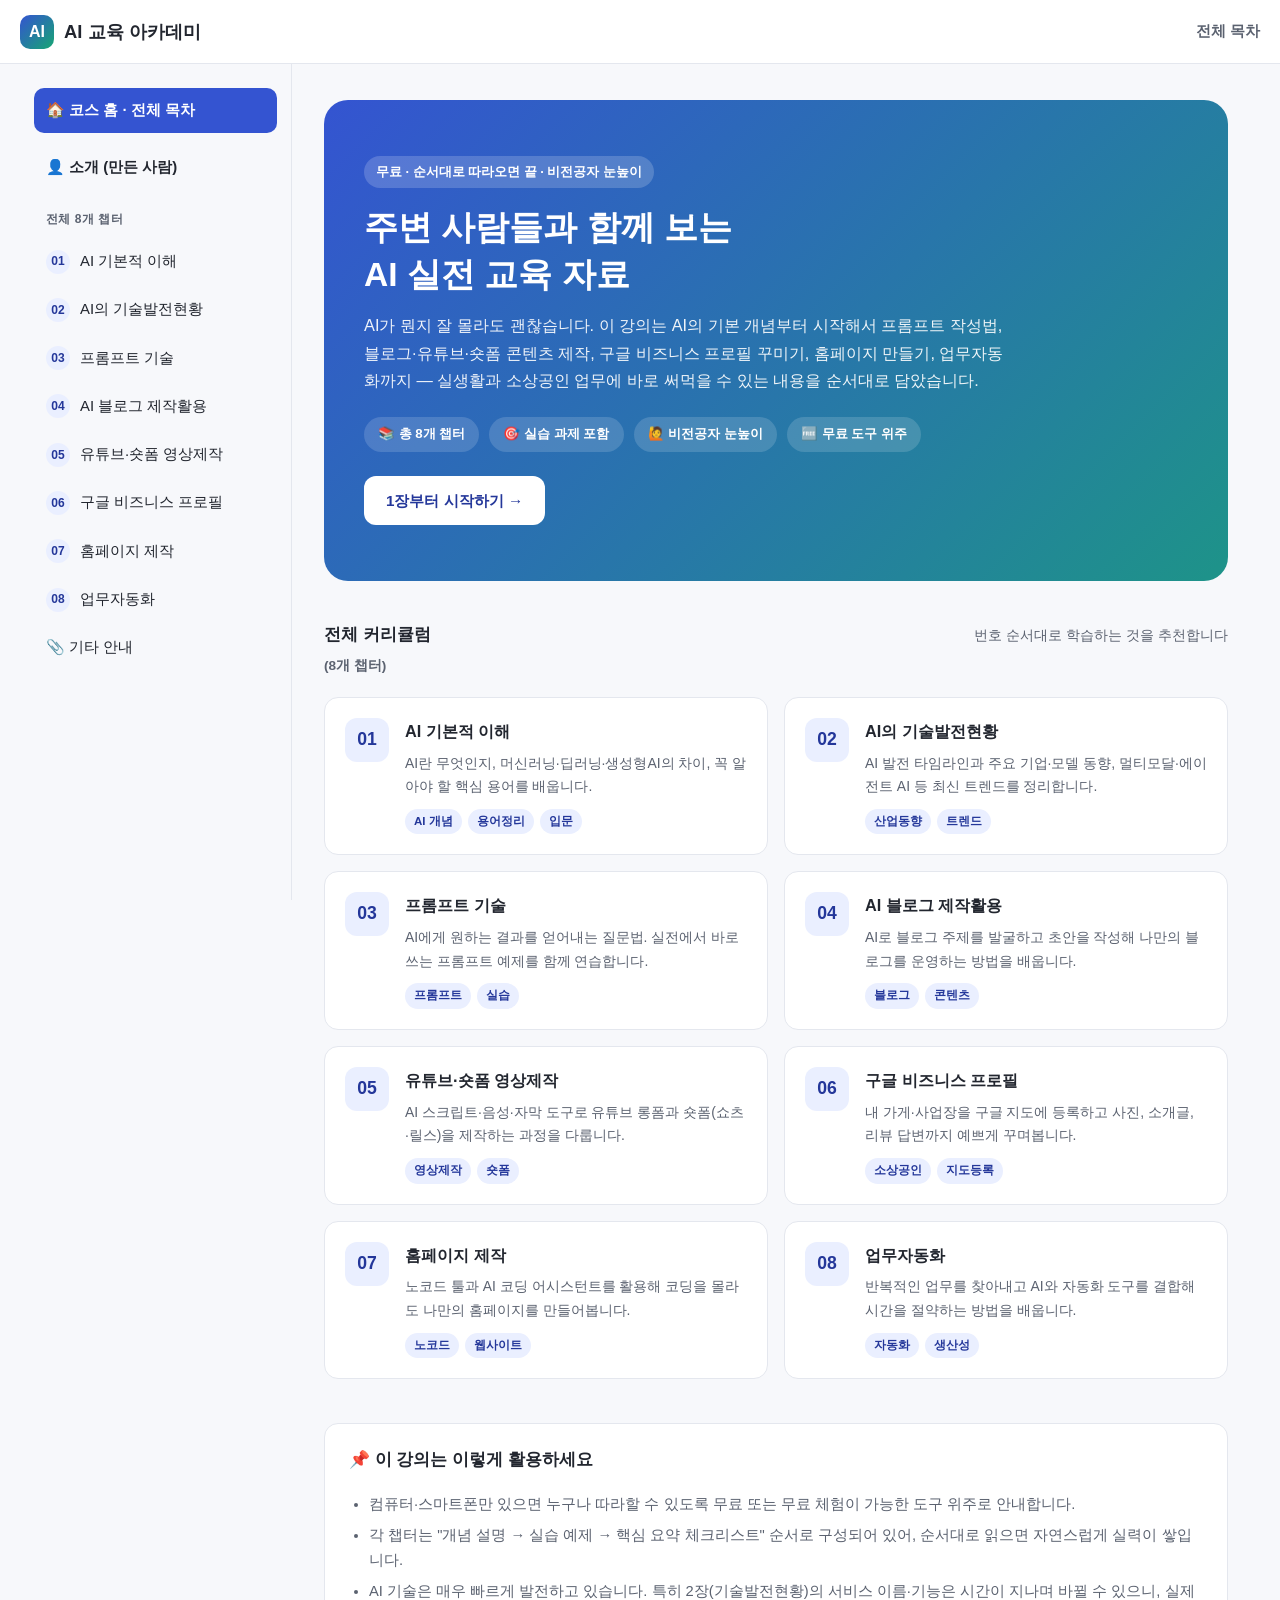
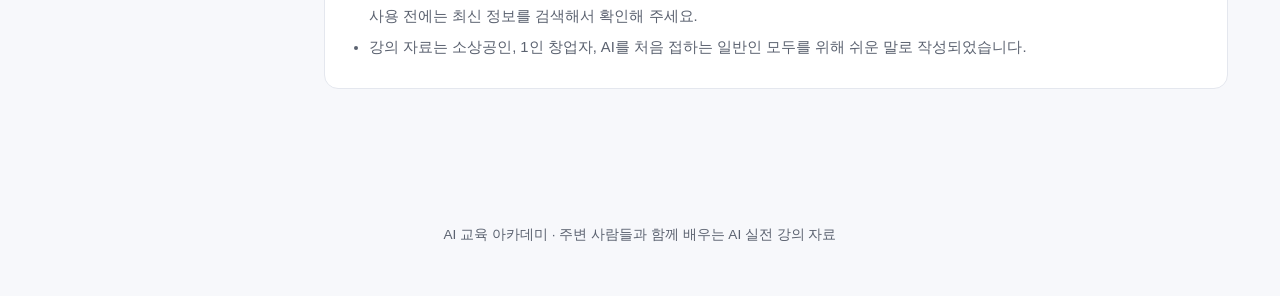
<file: index.html>
<!DOCTYPE html>
<html lang="ko">
<head>
<meta charset="UTF-8">
<meta name="viewport" content="width=device-width, initial-scale=1.0">
<title>AI 교육 아카데미 - 주변 사람들을 위한 AI 실전 강의</title>
<meta name="description" content="AI 기초부터 프롬프트, 블로그·영상 제작, 구글 비즈니스 프로필, 홈페이지 제작, 업무자동화까지 8개 챕터로 배우는 AI 실전 교육 자료">
<link rel="stylesheet" href="assets/css/style.css">
</head>
<body data-page="home">

<header class="site-header">
  <a class="brand" href="index.html"><span class="logo-badge">AI</span> AI 교육 아카데미</a>
  <div class="header-actions">
    <a class="header-home-link" href="index.html">전체 목차</a>
    <button class="hamburger" id="hamburger" aria-label="메뉴 열기"><span></span><span></span><span></span></button>
  </div>
</header>

<div class="sidebar-overlay" id="sidebar-overlay"></div>

<div class="layout">
  <nav id="sidebar" aria-label="챕터 목차"></nav>

  <main>
    <div id="home-view">
    <section class="hero">
      <span class="hero-eyebrow">무료 · 순서대로 따라오면 끝 · 비전공자 눈높이</span>
      <h1>주변 사람들과 함께 보는<br>AI 실전 교육 자료</h1>
      <p>
        AI가 뭔지 잘 몰라도 괜찮습니다. 이 강의는 AI의 기본 개념부터 시작해서
        프롬프트 작성법, 블로그·유튜브·숏폼 콘텐츠 제작, 구글 비즈니스 프로필 꾸미기,
        홈페이지 만들기, 업무자동화까지 &mdash; 실생활과 소상공인 업무에 바로 써먹을 수 있는
        내용을 순서대로 담았습니다.
      </p>
      <div class="hero-meta">
        <span>📚 총 8개 챕터</span>
        <span>🎯 실습 과제 포함</span>
        <span>🙋 비전공자 눈높이</span>
        <span>🆓 무료 도구 위주</span>
      </div>
      <a class="hero-btn" href="chapters/01-ai-basics.html">1장부터 시작하기 →</a>
    </section>

    <div class="section-heading">
      <div>
        <h2>전체 커리큘럼<span class="section-heading-sub">(8개 챕터)</span></h2>
      </div>
      <p>번호 순서대로 학습하는 것을 추천합니다</p>
    </div>

    <div class="chapter-grid">

      <a class="chapter-card" href="chapters/01-ai-basics.html">
        <div class="num-badge">01</div>
        <div>
          <h3>AI 기본적 이해</h3>
          <p>AI란 무엇인지, 머신러닝·딥러닝·생성형AI의 차이, 꼭 알아야 할 핵심 용어를 배웁니다.</p>
          <div class="tag-row"><span class="tag">AI 개념</span><span class="tag">용어정리</span><span class="tag">입문</span></div>
        </div>
      </a>

      <a class="chapter-card" href="chapters/02-ai-trends.html">
        <div class="num-badge">02</div>
        <div>
          <h3>AI의 기술발전현황</h3>
          <p>AI 발전 타임라인과 주요 기업·모델 동향, 멀티모달·에이전트 AI 등 최신 트렌드를 정리합니다.</p>
          <div class="tag-row"><span class="tag">산업동향</span><span class="tag">트렌드</span></div>
        </div>
      </a>

      <a class="chapter-card" href="chapters/03-prompt-engineering.html">
        <div class="num-badge">03</div>
        <div>
          <h3>프롬프트 기술</h3>
          <p>AI에게 원하는 결과를 얻어내는 질문법. 실전에서 바로 쓰는 프롬프트 예제를 함께 연습합니다.</p>
          <div class="tag-row"><span class="tag">프롬프트</span><span class="tag">실습</span></div>
        </div>
      </a>

      <a class="chapter-card" href="chapters/04-ai-blog.html">
        <div class="num-badge">04</div>
        <div>
          <h3>AI 블로그 제작활용</h3>
          <p>AI로 블로그 주제를 발굴하고 초안을 작성해 나만의 블로그를 운영하는 방법을 배웁니다.</p>
          <div class="tag-row"><span class="tag">블로그</span><span class="tag">콘텐츠</span></div>
        </div>
      </a>

      <a class="chapter-card" href="chapters/05-video-shorts.html">
        <div class="num-badge">05</div>
        <div>
          <h3>유튜브·숏폼 영상제작</h3>
          <p>AI 스크립트·음성·자막 도구로 유튜브 롱폼과 숏폼(쇼츠·릴스)을 제작하는 과정을 다룹니다.</p>
          <div class="tag-row"><span class="tag">영상제작</span><span class="tag">숏폼</span></div>
        </div>
      </a>

      <a class="chapter-card" href="chapters/06-google-business-profile.html">
        <div class="num-badge">06</div>
        <div>
          <h3>구글 비즈니스 프로필</h3>
          <p>내 가게·사업장을 구글 지도에 등록하고 사진, 소개글, 리뷰 답변까지 예쁘게 꾸며봅니다.</p>
          <div class="tag-row"><span class="tag">소상공인</span><span class="tag">지도등록</span></div>
        </div>
      </a>

      <a class="chapter-card" href="chapters/07-homepage-building.html">
        <div class="num-badge">07</div>
        <div>
          <h3>홈페이지 제작</h3>
          <p>노코드 툴과 AI 코딩 어시스턴트를 활용해 코딩을 몰라도 나만의 홈페이지를 만들어봅니다.</p>
          <div class="tag-row"><span class="tag">노코드</span><span class="tag">웹사이트</span></div>
        </div>
      </a>

      <a class="chapter-card" href="chapters/08-work-automation.html">
        <div class="num-badge">08</div>
        <div>
          <h3>업무자동화</h3>
          <p>반복적인 업무를 찾아내고 AI와 자동화 도구를 결합해 시간을 절약하는 방법을 배웁니다.</p>
          <div class="tag-row"><span class="tag">자동화</span><span class="tag">생산성</span></div>
        </div>
      </a>

    </div>

    <div class="info-box">
      <h3>📌 이 강의는 이렇게 활용하세요</h3>
      <ul>
        <li>컴퓨터·스마트폰만 있으면 누구나 따라할 수 있도록 무료 또는 무료 체험이 가능한 도구 위주로 안내합니다.</li>
        <li>각 챕터는 "개념 설명 → 실습 예제 → 핵심 요약 체크리스트" 순서로 구성되어 있어, 순서대로 읽으면 자연스럽게 실력이 쌓입니다.</li>
        <li>AI 기술은 매우 빠르게 발전하고 있습니다. 특히 2장(기술발전현황)의 서비스 이름·기능은 시간이 지나며 바뀔 수 있으니, 실제 사용 전에는 최신 정보를 검색해서 확인해 주세요.</li>
        <li>강의 자료는 소상공인, 1인 창업자, AI를 처음 접하는 일반인 모두를 위해 쉬운 말로 작성되었습니다.</li>
      </ul>
    </div>
    </div>

    <section class="content-section about-section is-hidden" id="about">
      <h2>👤 이 강의를 만든 사람들</h2>

      <div class="role-block">
        <span class="role-tag">AI팀장</span>
      </div>

      <div class="profile-hero">
        <div class="profile-photo">
          <img src="assets/img/choi-eunyeol-profile.jpg" alt="최은열 프로필 사진">
        </div>
        <div class="profile-copy">
          <span class="profile-eyebrow">Business × Legal × Audit × AI Transformation</span>
          <h3>최은열 — AI를 잇는 Business Activity &amp; Process 전문가</h3>
          <p>
            법무, 리스크관리, 컴플라이언스, 감사, 현장 업무혁신을 거쳐 지금은 KT 계열 조직의 AI 실행과 확산을
            이끌고 있습니다. 현장을 이해하고 프로세스를 설계하며, 실제로 작동하는 AI 활용으로 연결하는 데
            강점이 있습니다. 이 강의도 그 경험을 바탕으로, 주변 사람들이 AI를 실생활과 업무에 바로 쓸 수 있도록
            만들었습니다.
          </p>
          <dl class="profile-metrics">
            <div>
              <dt>현재 역할</dt>
              <dd>KTM&amp;S AI확산리더</dd>
            </div>
            <div>
              <dt>Mission</dt>
              <dd>직영·유통 현장 AX 경험<br>대내외 확산</dd>
            </div>
            <div>
              <dt>주요 성과</dt>
              <dd>NEXUS AI 프로그램 개발 및 교육 운영</dd>
            </div>
          </dl>
        </div>
      </div>

      <h3>경력 (Career Journey)</h3>
      <ul class="timeline">
        <li><span class="t-year">2025 – Present · KTM&amp;S AI확산리더</span>AI 프로그램 개발 · 교육 프로그램 운영 · 현장 생산성 혁신. KT 계열 조직 구성원의 업무 효율 향상을 위해 AI 프로그램 &lsquo;NEXUS&rsquo;를 개발하고, 현장형 AI 확산을 위한 교육 프로그램을 설계·운영하고 있습니다.</li>
        <li><span class="t-year">2011 – 2024 · KTM&amp;S 감사실</span>법무 · 리스크관리 · 컴플라이언스 · 업무진단. 감사 현장에서 법규 해석과 내부통제 전반을 다루며 조직의 리스크를 진단하고, 제도와 프로세스를 개선하는 역할을 맡아왔습니다.</li>
        <li><span class="t-year">2007 – 2011 · 바이더웨이 &amp; 세븐일레븐</span>법률 실무. 계약, 공정거래, 분쟁 대응 등 기업 법무 실무를 수행하며 비즈니스와 제도의 연결 방식을 다뤘습니다.</li>
        <li><span class="t-year">2003 – 2007 · 대한뉴팜</span>채권관리 담당. 운영 현장에서 수치와 리스크를 함께 보는 업무 기반을 쌓으며 실무 중심의 문제 해결 역량을 키웠습니다.</li>
      </ul>

      <h3>자격 (Credentials)</h3>
      <div class="compare-grid">
        <div class="compare-card">
          <h4>2010 · 제8회 가맹거래사 합격</h4>
          <p>계약과 제도에 대한 해석 역량을 실무 전반에 확장해 왔습니다.</p>
        </div>
        <div class="compare-card">
          <h4>2017 · 제28회 공인중개사 합격</h4>
          <p>권리관계와 이해관계 구조를 해석하는 기반을 넓혔습니다.</p>
        </div>
        <div class="compare-card">
          <h4>2024.05 · CIA Part 1 합격</h4>
          <p>내부통제와 리스크 기반 감사 체계에 대한 전문성을 보강했습니다.</p>
        </div>
      </div>

      <div class="role-divider"></div>

      <div class="role-block">
        <span class="role-tag alt">AI강사</span>
      </div>

      <div class="profile-hero">
        <div class="profile-photo">
          <img src="assets/img/kim-miso-instructor.png" alt="AI강사 김미소 프로필 사진">
        </div>
        <div class="profile-copy">
          <span class="profile-eyebrow">밝고 다정한 AI교육 전문가</span>
          <h3>김미소 — 다정하고 든든한 AI강사</h3>
          <p>
            김미소는 이 강의를 이끄는 AI강사입니다. 어려운 AI 용어와 도구도 학습자 눈높이에 맞춰
            차근차근, 친절하게 풀어서 설명합니다. 각 챕터마다 함께하며 실습을 안내하고, 궁금한 점을
            묻고 답하며 여러분이 AI를 실생활과 업무에 바로 활용할 수 있도록 든든하게 도와줍니다.
          </p>
          <dl class="profile-metrics">
            <div>
              <dt>직업</dt>
              <dd>AI교육 강사</dd>
            </div>
            <div>
              <dt>성격</dt>
              <dd>밝고 다정하며<br>신뢰감을 주는 성격</dd>
            </div>
            <div>
              <dt>하는 일</dt>
              <dd>다양한 AI 모델<br>활용법 안내</dd>
            </div>
          </dl>
        </div>
      </div>

      <div class="role-gallery">
        <h4>김미소 소개영상</h4>
        <div class="role-video-grid">
          <video class="section-video" src="assets/video/인사멘트1.mp4" controls preload="metadata"></video>
          <video class="section-video" src="assets/video/인사멘트2.mp4" controls preload="metadata"></video>
        </div>
      </div>
    </section>
  </main>
</div>

<footer class="site-footer">
  AI 교육 아카데미 · 주변 사람들과 함께 배우는 AI 실전 강의 자료
</footer>

<script src="assets/js/nav.js"></script>
</body>
</html>
</file>
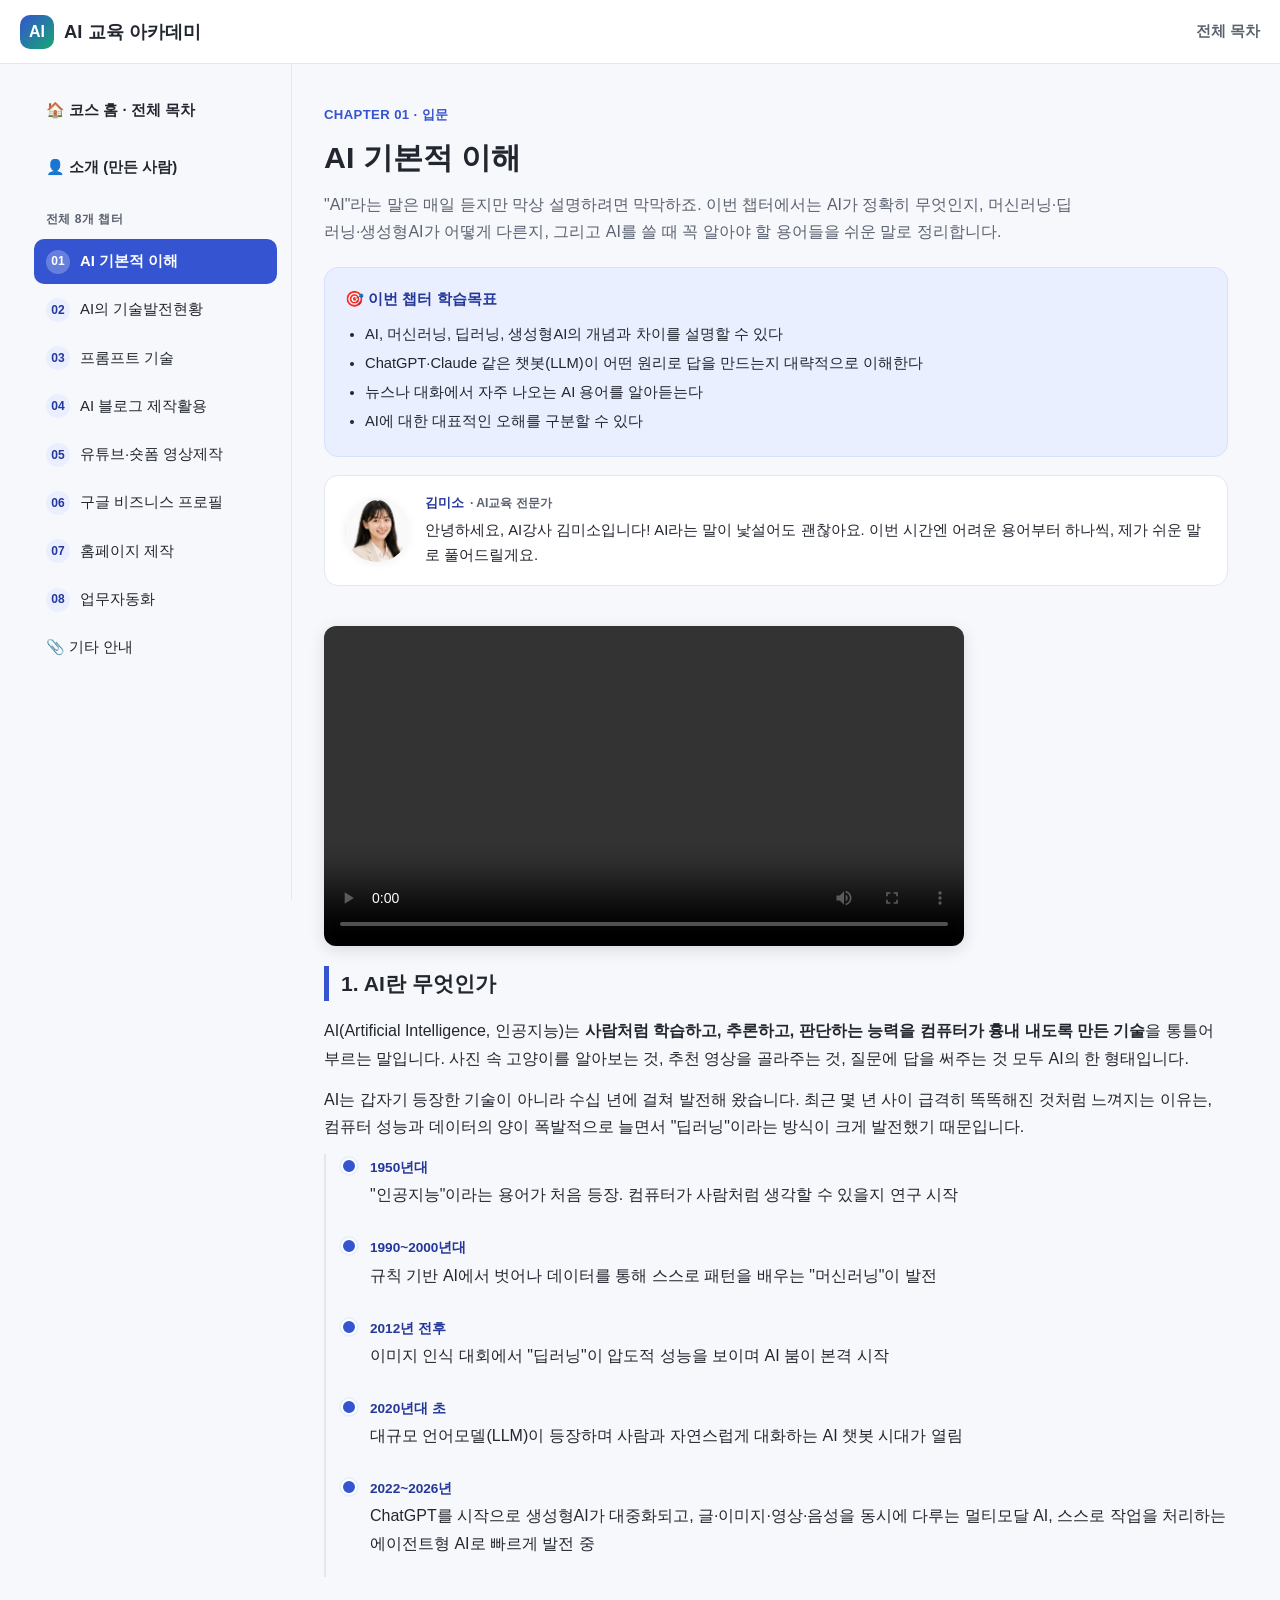
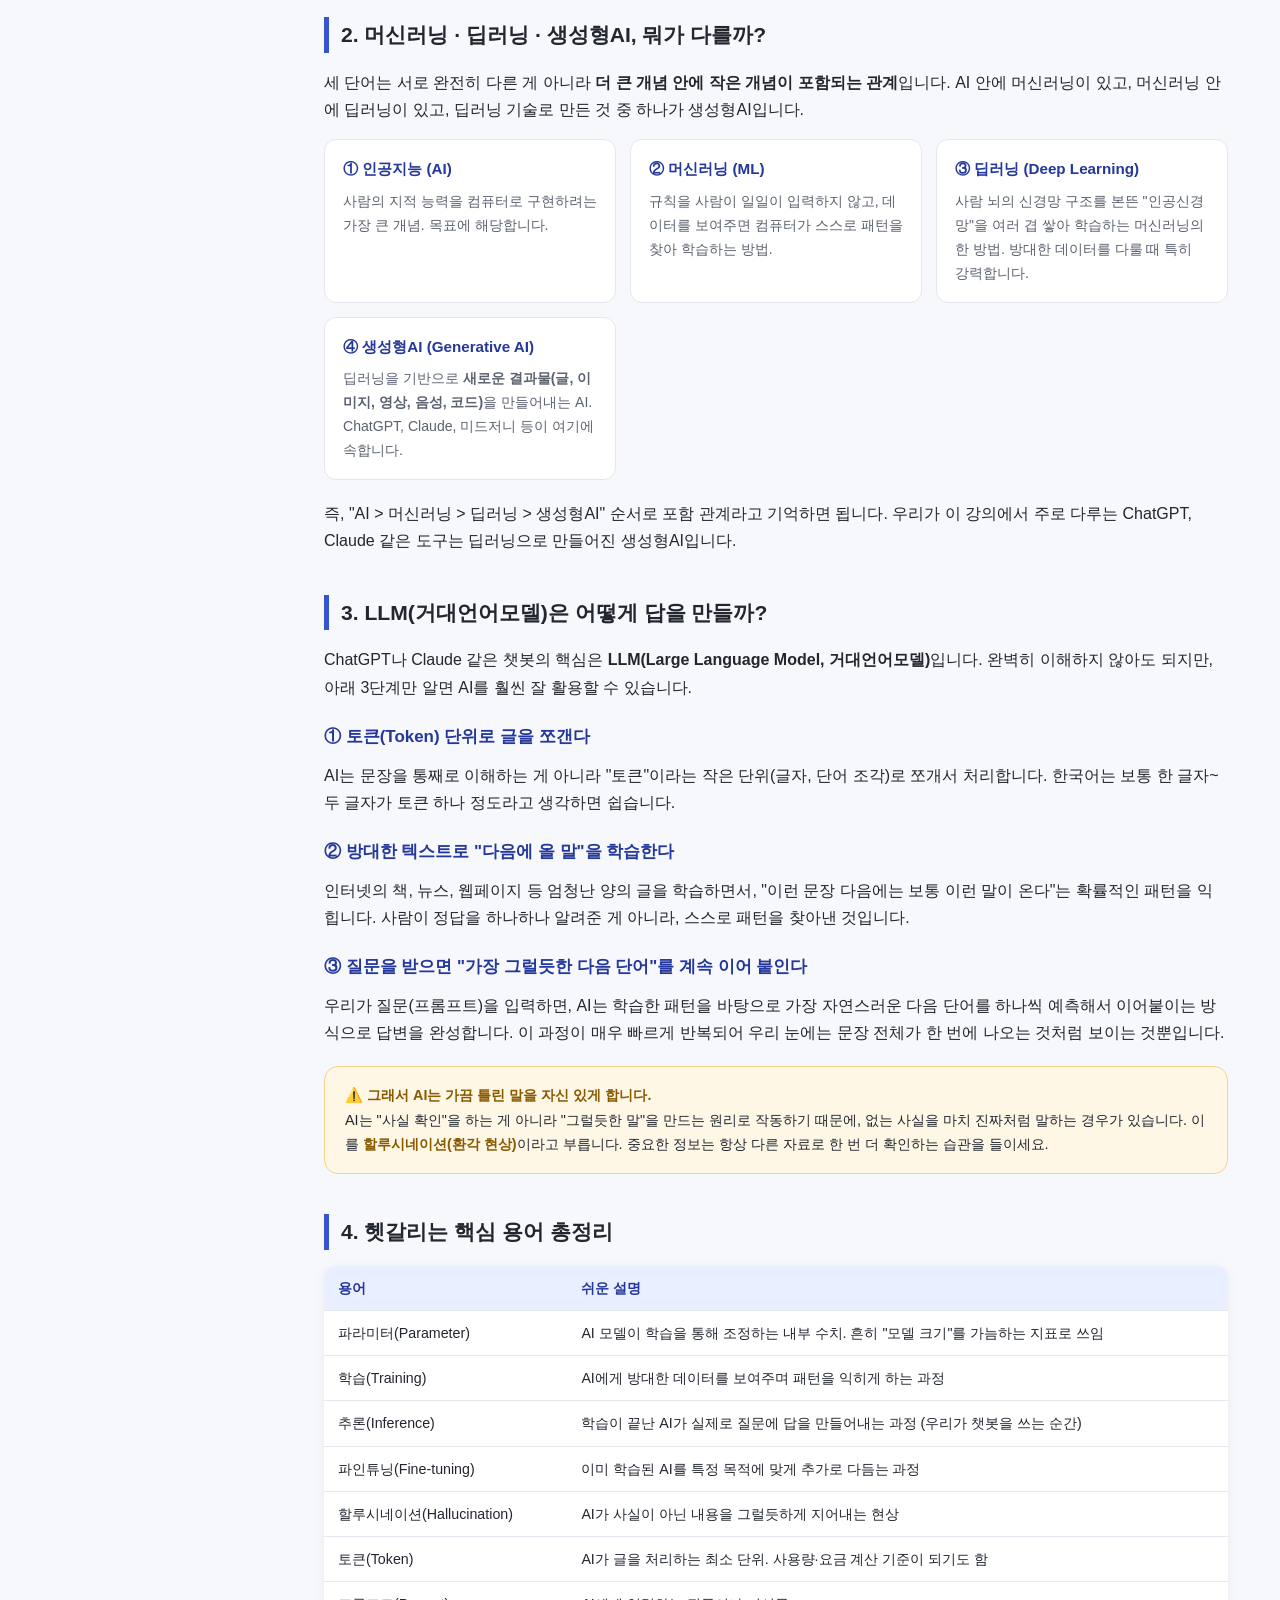
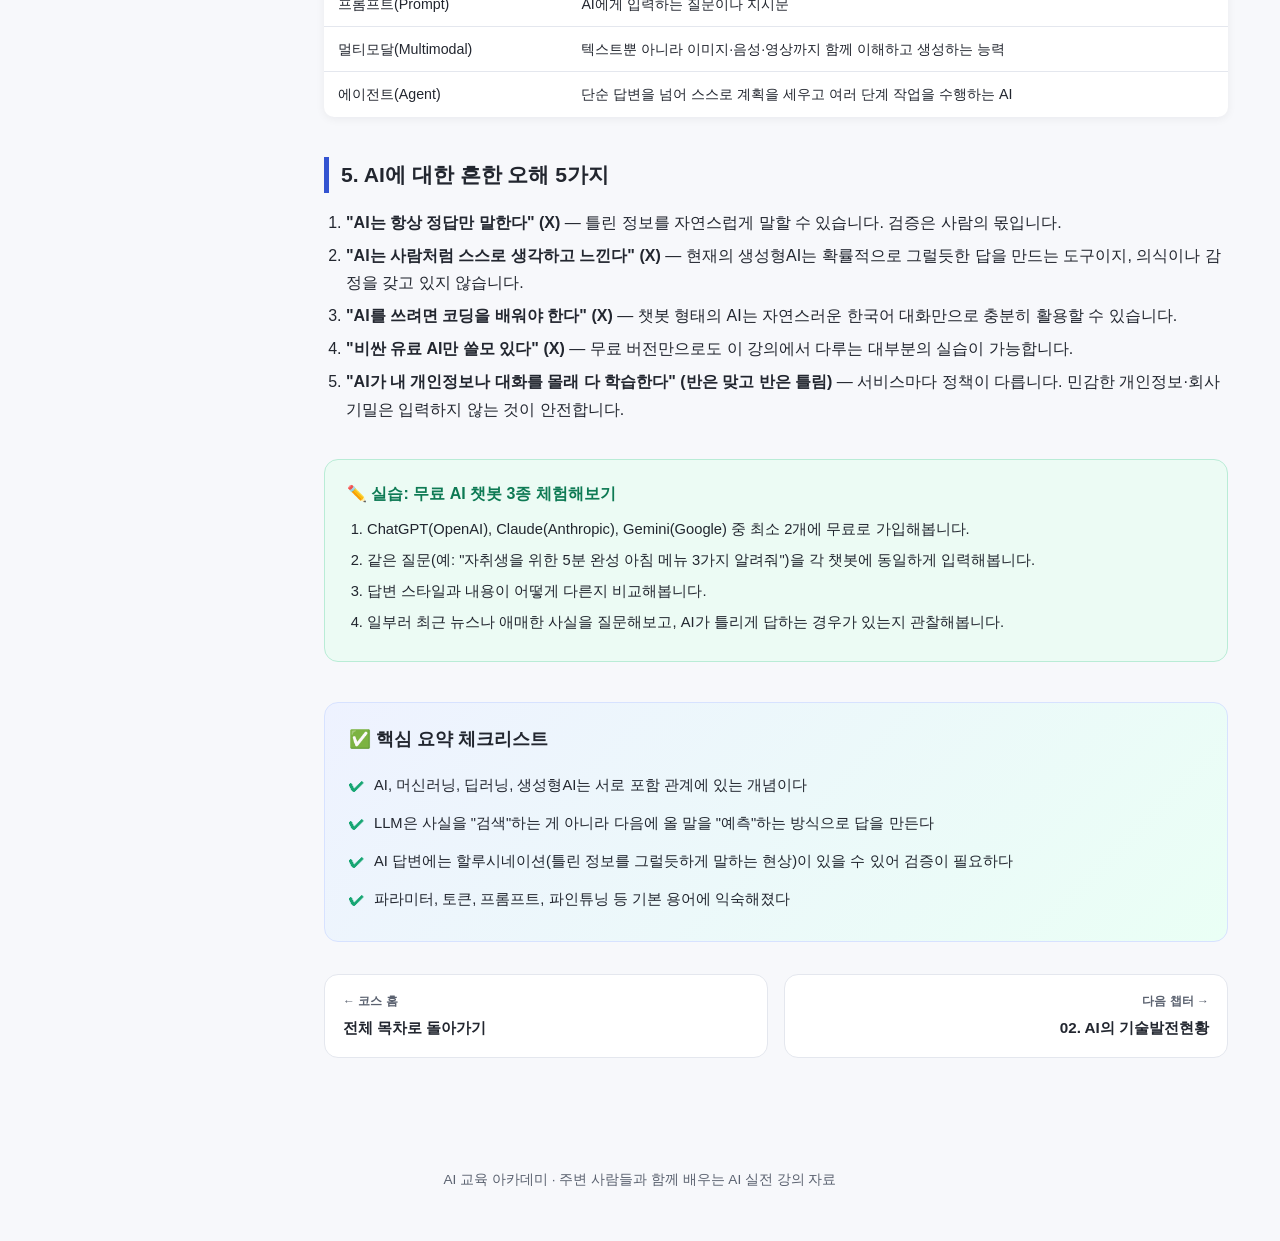
<file: chapters/01-ai-basics.html>
<!DOCTYPE html>
<html lang="ko">
<head>
<meta charset="UTF-8">
<meta name="viewport" content="width=device-width, initial-scale=1.0">
<title>1장. AI 기본적 이해 | AI 교육 아카데미</title>
<meta name="description" content="AI란 무엇인지, 머신러닝·딥러닝·생성형AI의 차이, LLM 작동원리와 핵심 용어를 쉽게 배웁니다.">
<link rel="stylesheet" href="../assets/css/style.css">
</head>
<body data-page="01">

<header class="site-header">
  <a class="brand" href="../index.html"><span class="logo-badge">AI</span> AI 교육 아카데미</a>
  <div class="header-actions">
    <a class="header-home-link" href="../index.html">전체 목차</a>
    <button class="hamburger" id="hamburger" aria-label="메뉴 열기"><span></span><span></span><span></span></button>
  </div>
</header>

<div class="sidebar-overlay" id="sidebar-overlay"></div>

<div class="layout">
  <nav id="sidebar" aria-label="챕터 목차"></nav>

  <main>
    <div class="chapter-header">
      <span class="chapter-eyebrow">Chapter 01 · 입문</span>
      <h1>AI 기본적 이해</h1>
      <p class="chapter-subtitle">
        "AI"라는 말은 매일 듣지만 막상 설명하려면 막막하죠. 이번 챕터에서는 AI가 정확히 무엇인지,
        머신러닝·딥러닝·생성형AI가 어떻게 다른지, 그리고 AI를 쓸 때 꼭 알아야 할 용어들을 쉬운 말로 정리합니다.
      </p>
      <div class="goal-box">
        <h2>🎯 이번 챕터 학습목표</h2>
        <ul>
          <li>AI, 머신러닝, 딥러닝, 생성형AI의 개념과 차이를 설명할 수 있다</li>
          <li>ChatGPT·Claude 같은 챗봇(LLM)이 어떤 원리로 답을 만드는지 대략적으로 이해한다</li>
          <li>뉴스나 대화에서 자주 나오는 AI 용어를 알아듣는다</li>
          <li>AI에 대한 대표적인 오해를 구분할 수 있다</li>
        </ul>
      </div>

      <div class="instructor-box">
        <div class="instructor-avatar"><img src="../assets/img/kim-miso-instructor.png" alt="AI강사 김미소"></div>
        <div class="instructor-speech">
          <div class="instructor-name">김미소 <span class="role">· AI교육 전문가</span></div>
          <p>안녕하세요, AI강사 김미소입니다! AI라는 말이 낯설어도 괜찮아요. 이번 시간엔 어려운 용어부터 하나씩, 제가 쉬운 말로 풀어드릴게요.</p>
        </div>
      </div>
    </div>

    <section class="content-section">
      <video class="section-video" src="../assets/video/AI기본이해.mp4" controls preload="metadata"></video>
      <h2>1. AI란 무엇인가</h2>
      <p>
        AI(Artificial Intelligence, 인공지능)는 <strong>사람처럼 학습하고, 추론하고, 판단하는 능력을
        컴퓨터가 흉내 내도록 만든 기술</strong>을 통틀어 부르는 말입니다. 사진 속 고양이를 알아보는 것,
        추천 영상을 골라주는 것, 질문에 답을 써주는 것 모두 AI의 한 형태입니다.
      </p>
      <p>
        AI는 갑자기 등장한 기술이 아니라 수십 년에 걸쳐 발전해 왔습니다. 최근 몇 년 사이 급격히
        똑똑해진 것처럼 느껴지는 이유는, 컴퓨터 성능과 데이터의 양이 폭발적으로 늘면서 "딥러닝"이라는
        방식이 크게 발전했기 때문입니다.
      </p>

      <ul class="timeline">
        <li><span class="t-year">1950년대</span>"인공지능"이라는 용어가 처음 등장. 컴퓨터가 사람처럼 생각할 수 있을지 연구 시작</li>
        <li><span class="t-year">1990~2000년대</span>규칙 기반 AI에서 벗어나 데이터를 통해 스스로 패턴을 배우는 "머신러닝"이 발전</li>
        <li><span class="t-year">2012년 전후</span>이미지 인식 대회에서 "딥러닝"이 압도적 성능을 보이며 AI 붐이 본격 시작</li>
        <li><span class="t-year">2020년대 초</span>대규모 언어모델(LLM)이 등장하며 사람과 자연스럽게 대화하는 AI 챗봇 시대가 열림</li>
        <li><span class="t-year">2022~2026년</span>ChatGPT를 시작으로 생성형AI가 대중화되고, 글·이미지·영상·음성을 동시에 다루는 멀티모달 AI, 스스로 작업을 처리하는 에이전트형 AI로 빠르게 발전 중</li>
      </ul>
    </section>

    <section class="content-section">
      <h2>2. 머신러닝 · 딥러닝 · 생성형AI, 뭐가 다를까?</h2>
      <p>
        세 단어는 서로 완전히 다른 게 아니라 <strong>더 큰 개념 안에 작은 개념이 포함되는 관계</strong>입니다.
        AI 안에 머신러닝이 있고, 머신러닝 안에 딥러닝이 있고, 딥러닝 기술로 만든 것 중 하나가 생성형AI입니다.
      </p>
      <div class="compare-grid">
        <div class="compare-card">
          <h4>① 인공지능 (AI)</h4>
          <p>사람의 지적 능력을 컴퓨터로 구현하려는 가장 큰 개념. 목표에 해당합니다.</p>
        </div>
        <div class="compare-card">
          <h4>② 머신러닝 (ML)</h4>
          <p>규칙을 사람이 일일이 입력하지 않고, 데이터를 보여주면 컴퓨터가 스스로 패턴을 찾아 학습하는 방법.</p>
        </div>
        <div class="compare-card">
          <h4>③ 딥러닝 (Deep Learning)</h4>
          <p>사람 뇌의 신경망 구조를 본뜬 "인공신경망"을 여러 겹 쌓아 학습하는 머신러닝의 한 방법. 방대한 데이터를 다룰 때 특히 강력합니다.</p>
        </div>
        <div class="compare-card">
          <h4>④ 생성형AI (Generative AI)</h4>
          <p>딥러닝을 기반으로 <strong>새로운 결과물(글, 이미지, 영상, 음성, 코드)</strong>을 만들어내는 AI. ChatGPT, Claude, 미드저니 등이 여기에 속합니다.</p>
        </div>
      </div>
      <p>
        즉, "AI &gt; 머신러닝 &gt; 딥러닝 &gt; 생성형AI" 순서로 포함 관계라고 기억하면 됩니다.
        우리가 이 강의에서 주로 다루는 ChatGPT, Claude 같은 도구는 딥러닝으로 만들어진 생성형AI입니다.
      </p>
    </section>

    <section class="content-section">
      <h2>3. LLM(거대언어모델)은 어떻게 답을 만들까?</h2>
      <p>
        ChatGPT나 Claude 같은 챗봇의 핵심은 <strong>LLM(Large Language Model, 거대언어모델)</strong>입니다.
        완벽히 이해하지 않아도 되지만, 아래 3단계만 알면 AI를 훨씬 잘 활용할 수 있습니다.
      </p>
      <h3>① 토큰(Token) 단위로 글을 쪼갠다</h3>
      <p>
        AI는 문장을 통째로 이해하는 게 아니라 "토큰"이라는 작은 단위(글자, 단어 조각)로 쪼개서 처리합니다.
        한국어는 보통 한 글자~두 글자가 토큰 하나 정도라고 생각하면 쉽습니다.
      </p>
      <h3>② 방대한 텍스트로 "다음에 올 말"을 학습한다</h3>
      <p>
        인터넷의 책, 뉴스, 웹페이지 등 엄청난 양의 글을 학습하면서, "이런 문장 다음에는 보통 이런 말이 온다"는
        확률적인 패턴을 익힙니다. 사람이 정답을 하나하나 알려준 게 아니라, 스스로 패턴을 찾아낸 것입니다.
      </p>
      <h3>③ 질문을 받으면 "가장 그럴듯한 다음 단어"를 계속 이어 붙인다</h3>
      <p>
        우리가 질문(프롬프트)을 입력하면, AI는 학습한 패턴을 바탕으로 가장 자연스러운 다음 단어를 하나씩
        예측해서 이어붙이는 방식으로 답변을 완성합니다. 이 과정이 매우 빠르게 반복되어 우리 눈에는
        문장 전체가 한 번에 나오는 것처럼 보이는 것뿐입니다.
      </p>
      <div class="note-box">
        <strong>⚠️ 그래서 AI는 가끔 틀린 말을 자신 있게 합니다.</strong><br>
        AI는 "사실 확인"을 하는 게 아니라 "그럴듯한 말"을 만드는 원리로 작동하기 때문에, 없는 사실을
        마치 진짜처럼 말하는 경우가 있습니다. 이를 <strong>할루시네이션(환각 현상)</strong>이라고 부릅니다.
        중요한 정보는 항상 다른 자료로 한 번 더 확인하는 습관을 들이세요.
      </div>
    </section>

    <section class="content-section">
      <h2>4. 헷갈리는 핵심 용어 총정리</h2>
      <table class="data-table">
        <thead>
          <tr><th>용어</th><th>쉬운 설명</th></tr>
        </thead>
        <tbody>
          <tr><td>파라미터(Parameter)</td><td>AI 모델이 학습을 통해 조정하는 내부 수치. 흔히 "모델 크기"를 가늠하는 지표로 쓰임</td></tr>
          <tr><td>학습(Training)</td><td>AI에게 방대한 데이터를 보여주며 패턴을 익히게 하는 과정</td></tr>
          <tr><td>추론(Inference)</td><td>학습이 끝난 AI가 실제로 질문에 답을 만들어내는 과정 (우리가 챗봇을 쓰는 순간)</td></tr>
          <tr><td>파인튜닝(Fine-tuning)</td><td>이미 학습된 AI를 특정 목적에 맞게 추가로 다듬는 과정</td></tr>
          <tr><td>할루시네이션(Hallucination)</td><td>AI가 사실이 아닌 내용을 그럴듯하게 지어내는 현상</td></tr>
          <tr><td>토큰(Token)</td><td>AI가 글을 처리하는 최소 단위. 사용량·요금 계산 기준이 되기도 함</td></tr>
          <tr><td>프롬프트(Prompt)</td><td>AI에게 입력하는 질문이나 지시문</td></tr>
          <tr><td>멀티모달(Multimodal)</td><td>텍스트뿐 아니라 이미지·음성·영상까지 함께 이해하고 생성하는 능력</td></tr>
          <tr><td>에이전트(Agent)</td><td>단순 답변을 넘어 스스로 계획을 세우고 여러 단계 작업을 수행하는 AI</td></tr>
        </tbody>
      </table>
    </section>

    <section class="content-section">
      <h2>5. AI에 대한 흔한 오해 5가지</h2>
      <ol>
        <li><strong>"AI는 항상 정답만 말한다" (X)</strong> — 틀린 정보를 자연스럽게 말할 수 있습니다. 검증은 사람의 몫입니다.</li>
        <li><strong>"AI는 사람처럼 스스로 생각하고 느낀다" (X)</strong> — 현재의 생성형AI는 확률적으로 그럴듯한 답을 만드는 도구이지, 의식이나 감정을 갖고 있지 않습니다.</li>
        <li><strong>"AI를 쓰려면 코딩을 배워야 한다" (X)</strong> — 챗봇 형태의 AI는 자연스러운 한국어 대화만으로 충분히 활용할 수 있습니다.</li>
        <li><strong>"비싼 유료 AI만 쓸모 있다" (X)</strong> — 무료 버전만으로도 이 강의에서 다루는 대부분의 실습이 가능합니다.</li>
        <li><strong>"AI가 내 개인정보나 대화를 몰래 다 학습한다" (반은 맞고 반은 틀림)</strong> — 서비스마다 정책이 다릅니다. 민감한 개인정보·회사 기밀은 입력하지 않는 것이 안전합니다.</li>
      </ol>
    </section>

    <div class="practice-box">
      <h3>✏️ 실습: 무료 AI 챗봇 3종 체험해보기</h3>
      <ol>
        <li>ChatGPT(OpenAI), Claude(Anthropic), Gemini(Google) 중 최소 2개에 무료로 가입해봅니다.</li>
        <li>같은 질문(예: "자취생을 위한 5분 완성 아침 메뉴 3가지 알려줘")을 각 챗봇에 동일하게 입력해봅니다.</li>
        <li>답변 스타일과 내용이 어떻게 다른지 비교해봅니다.</li>
        <li>일부러 최근 뉴스나 애매한 사실을 질문해보고, AI가 틀리게 답하는 경우가 있는지 관찰해봅니다.</li>
      </ol>
    </div>

    <div class="summary-box">
      <h2>✅ 핵심 요약 체크리스트</h2>
      <ul class="checklist">
        <li>AI, 머신러닝, 딥러닝, 생성형AI는 서로 포함 관계에 있는 개념이다</li>
        <li>LLM은 사실을 "검색"하는 게 아니라 다음에 올 말을 "예측"하는 방식으로 답을 만든다</li>
        <li>AI 답변에는 할루시네이션(틀린 정보를 그럴듯하게 말하는 현상)이 있을 수 있어 검증이 필요하다</li>
        <li>파라미터, 토큰, 프롬프트, 파인튜닝 등 기본 용어에 익숙해졌다</li>
      </ul>
    </div>

    <div id="chapter-pager"></div>
  </main>
</div>

<footer class="site-footer">
  AI 교육 아카데미 · 주변 사람들과 함께 배우는 AI 실전 강의 자료
</footer>

<script src="../assets/js/nav.js"></script>
</body>
</html>
</file>
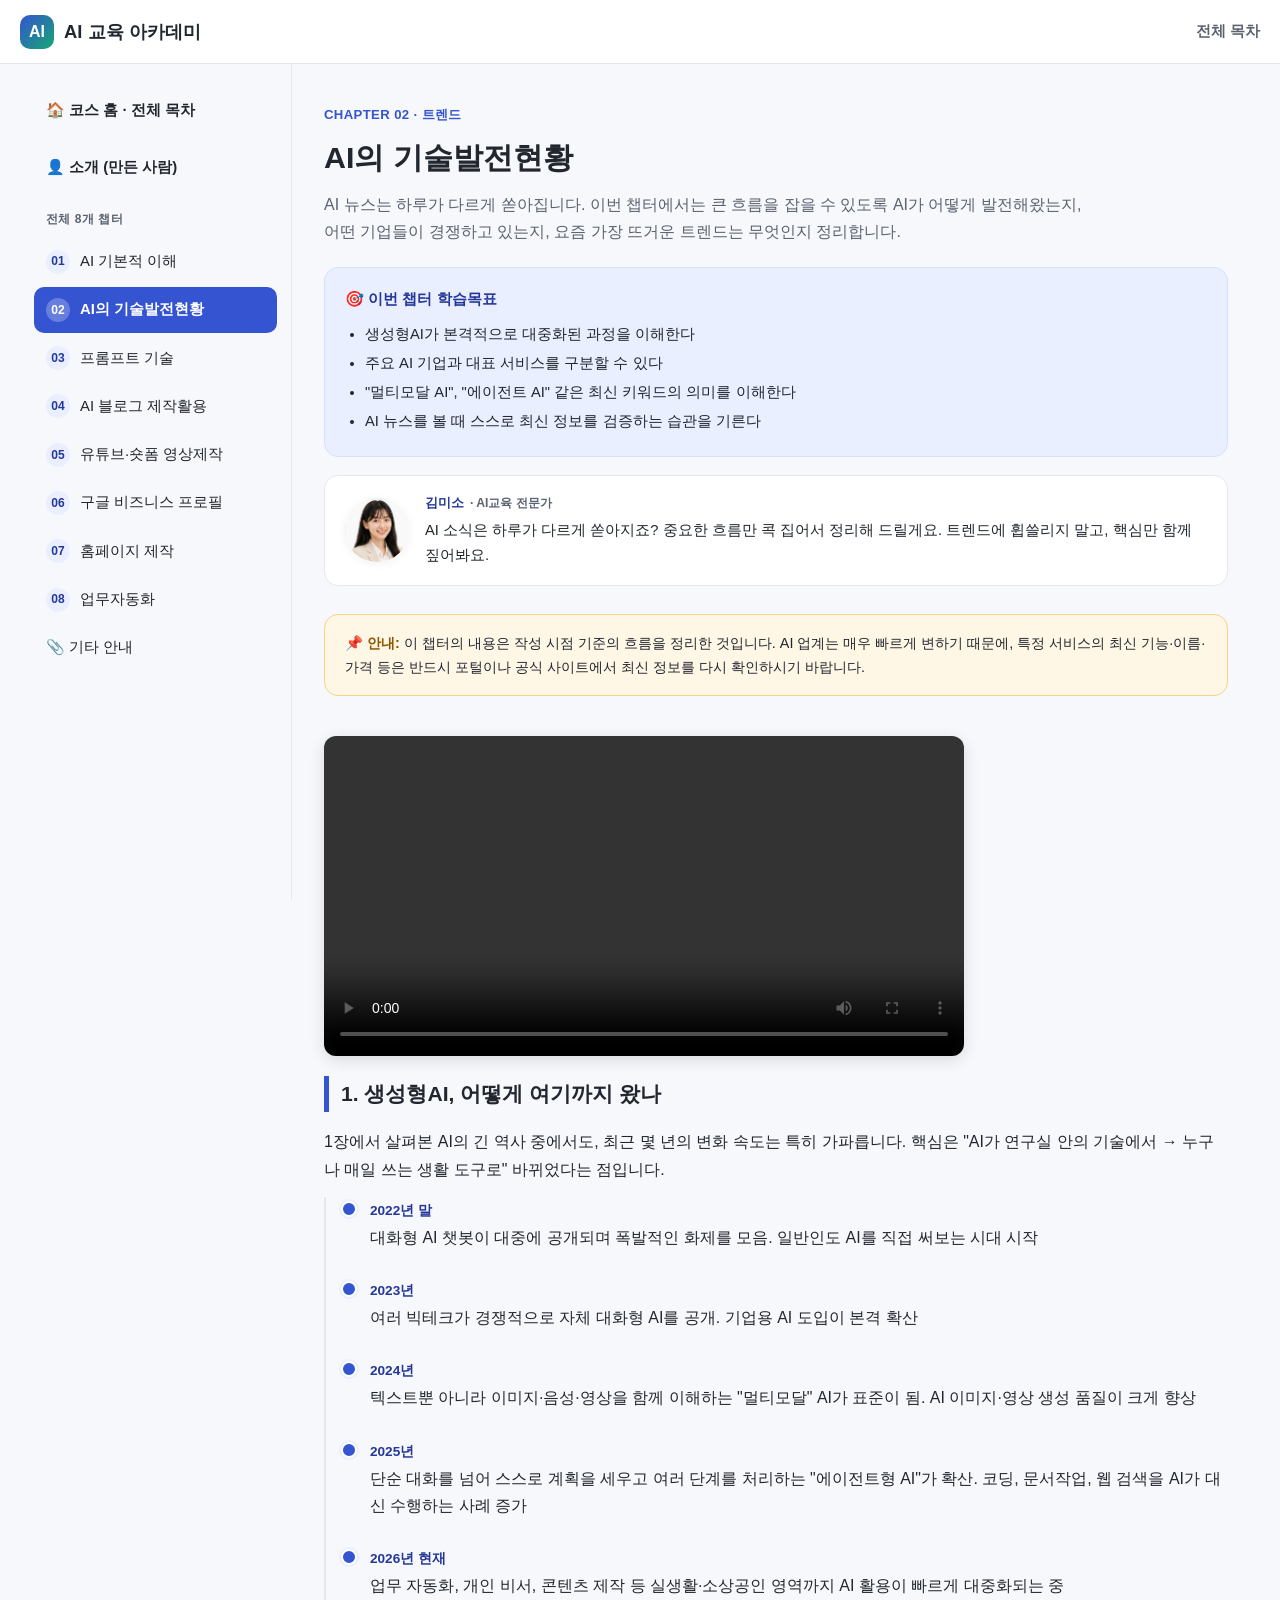
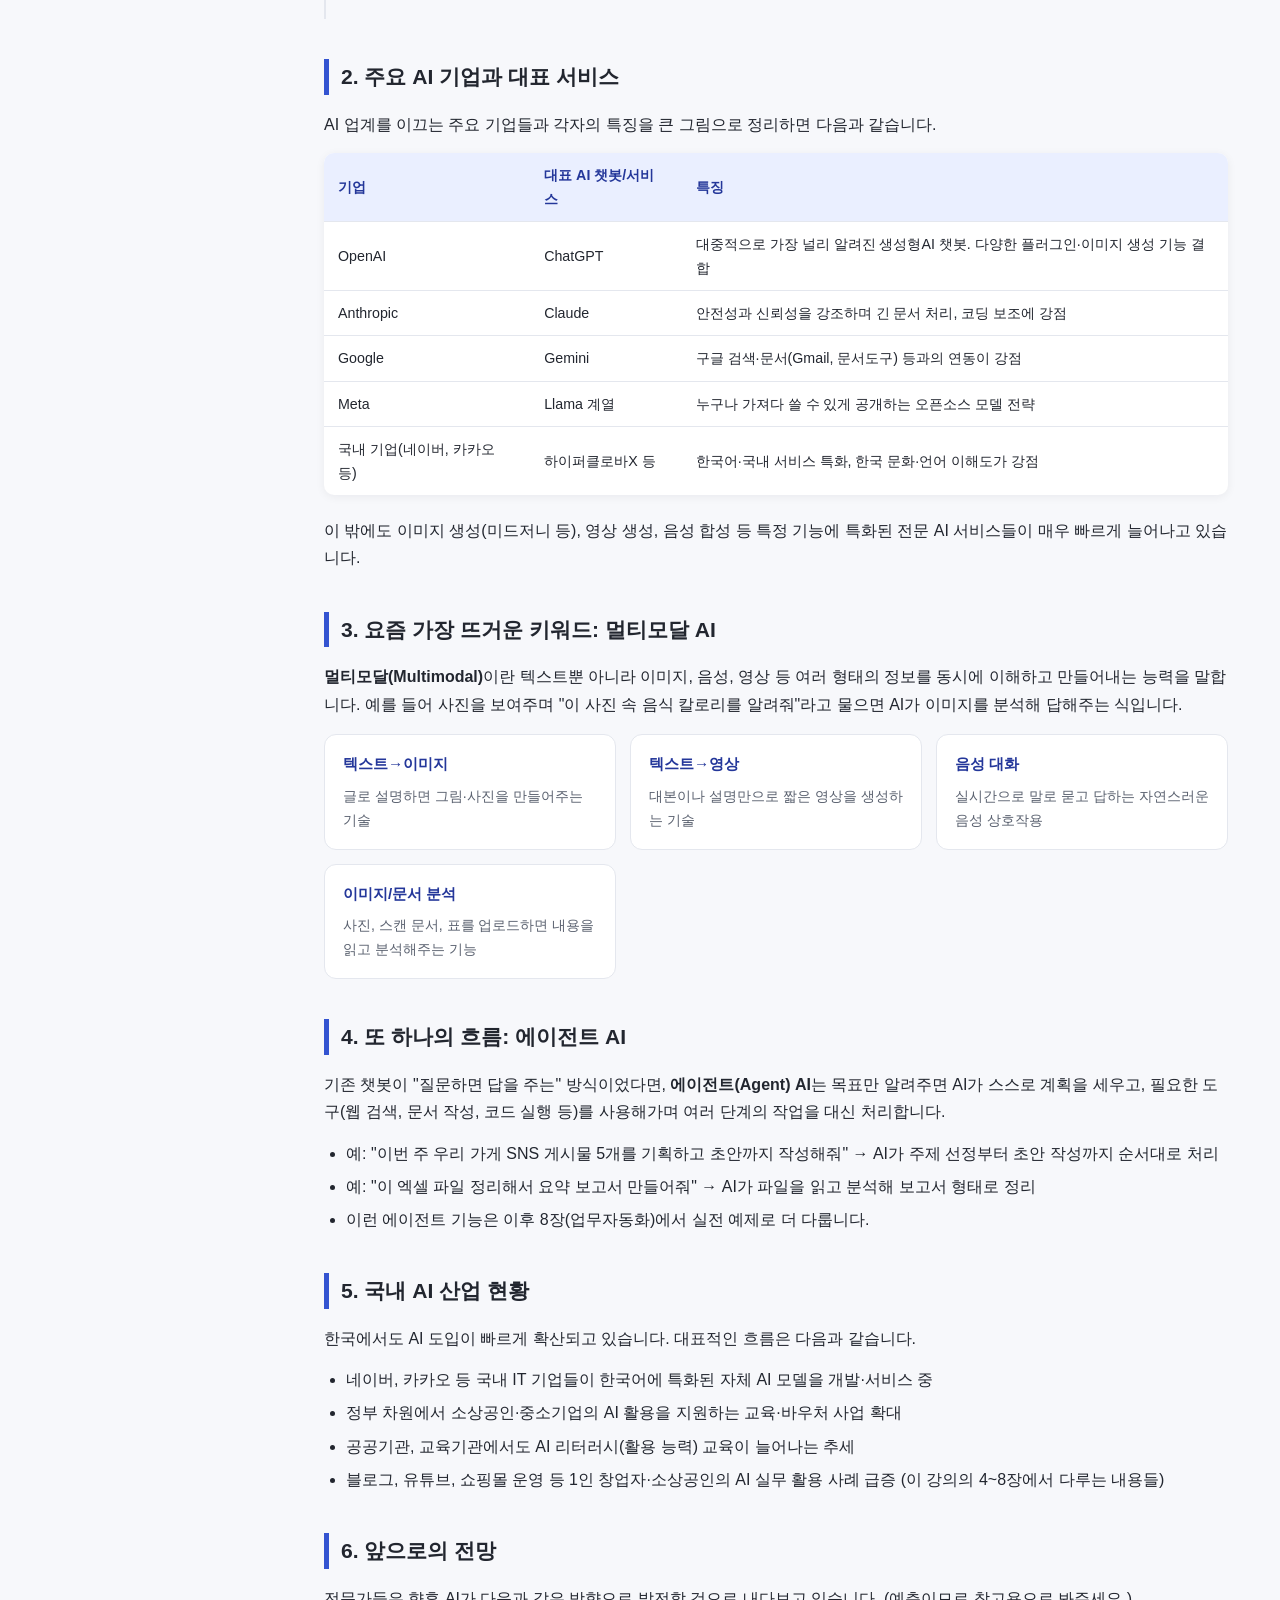
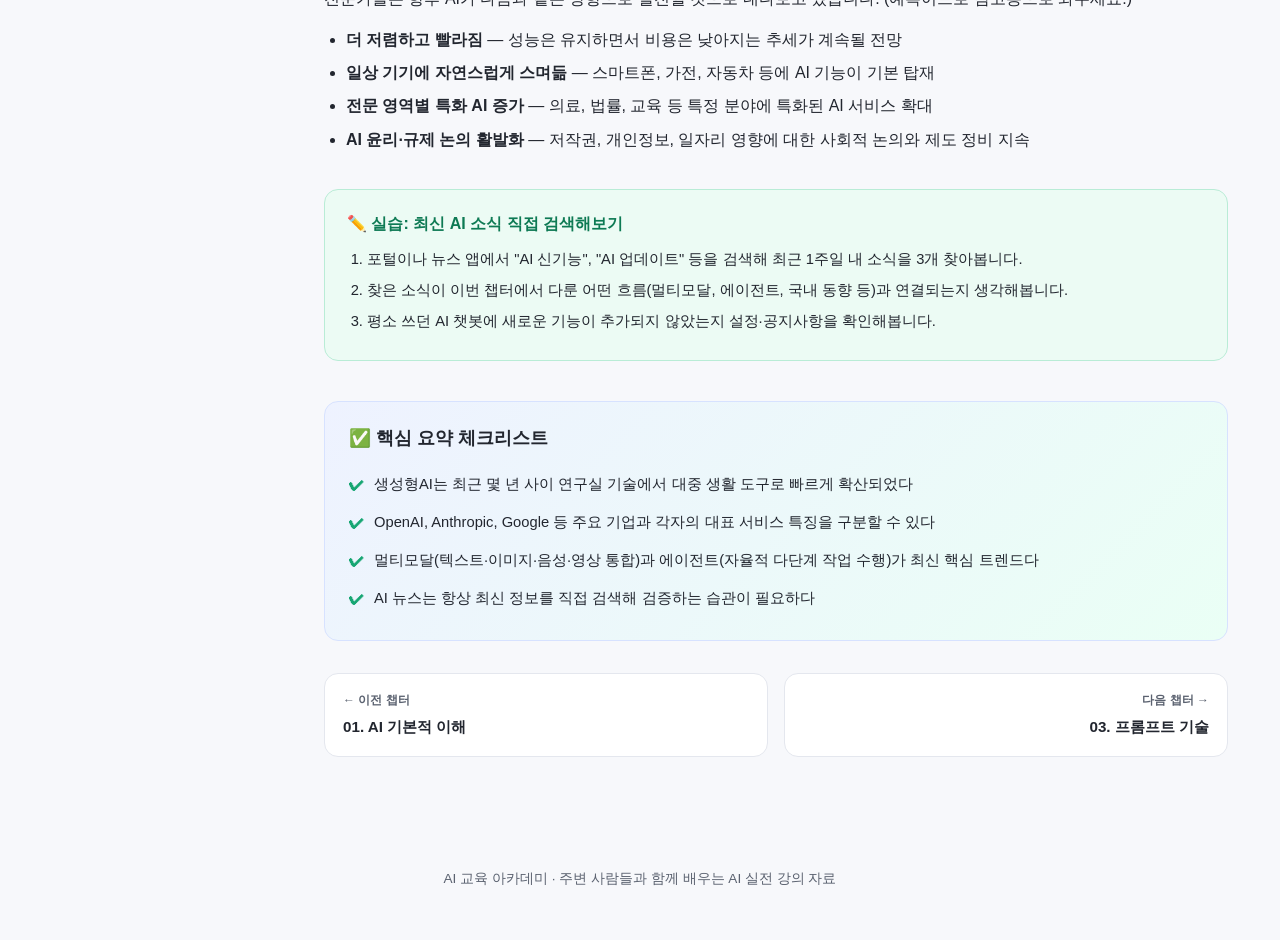
<file: chapters/02-ai-trends.html>
<!DOCTYPE html>
<html lang="ko">
<head>
<meta charset="UTF-8">
<meta name="viewport" content="width=device-width, initial-scale=1.0">
<title>2장. AI의 기술발전현황 | AI 교육 아카데미</title>
<meta name="description" content="AI 발전 타임라인, 주요 기업과 모델 동향, 멀티모달·에이전트 AI 트렌드, 국내 AI 산업 현황을 정리합니다.">
<link rel="stylesheet" href="../assets/css/style.css">
</head>
<body data-page="02">

<header class="site-header">
  <a class="brand" href="../index.html"><span class="logo-badge">AI</span> AI 교육 아카데미</a>
  <div class="header-actions">
    <a class="header-home-link" href="../index.html">전체 목차</a>
    <button class="hamburger" id="hamburger" aria-label="메뉴 열기"><span></span><span></span><span></span></button>
  </div>
</header>

<div class="sidebar-overlay" id="sidebar-overlay"></div>

<div class="layout">
  <nav id="sidebar" aria-label="챕터 목차"></nav>

  <main>
    <div class="chapter-header">
      <span class="chapter-eyebrow">Chapter 02 · 트렌드</span>
      <h1>AI의 기술발전현황</h1>
      <p class="chapter-subtitle">
        AI 뉴스는 하루가 다르게 쏟아집니다. 이번 챕터에서는 큰 흐름을 잡을 수 있도록 AI가 어떻게
        발전해왔는지, 어떤 기업들이 경쟁하고 있는지, 요즘 가장 뜨거운 트렌드는 무엇인지 정리합니다.
      </p>
      <div class="goal-box">
        <h2>🎯 이번 챕터 학습목표</h2>
        <ul>
          <li>생성형AI가 본격적으로 대중화된 과정을 이해한다</li>
          <li>주요 AI 기업과 대표 서비스를 구분할 수 있다</li>
          <li>"멀티모달 AI", "에이전트 AI" 같은 최신 키워드의 의미를 이해한다</li>
          <li>AI 뉴스를 볼 때 스스로 최신 정보를 검증하는 습관을 기른다</li>
        </ul>
      </div>

      <div class="instructor-box">
        <div class="instructor-avatar"><img src="../assets/img/kim-miso-instructor.png" alt="AI강사 김미소"></div>
        <div class="instructor-speech">
          <div class="instructor-name">김미소 <span class="role">· AI교육 전문가</span></div>
          <p>AI 소식은 하루가 다르게 쏟아지죠? 중요한 흐름만 콕 집어서 정리해 드릴게요. 트렌드에 휩쓸리지 말고, 핵심만 함께 짚어봐요.</p>
        </div>
      </div>
    </div>

    <div class="note-box">
      <strong>📌 안내:</strong> 이 챕터의 내용은 작성 시점 기준의 흐름을 정리한 것입니다.
      AI 업계는 매우 빠르게 변하기 때문에, 특정 서비스의 최신 기능·이름·가격 등은 반드시
      포털이나 공식 사이트에서 최신 정보를 다시 확인하시기 바랍니다.
    </div>

    <section class="content-section">
      <video class="section-video" src="../assets/video/인사멘트2.mp4" controls preload="metadata"></video>
      <h2>1. 생성형AI, 어떻게 여기까지 왔나</h2>
      <p>
        1장에서 살펴본 AI의 긴 역사 중에서도, 최근 몇 년의 변화 속도는 특히 가파릅니다.
        핵심은 "AI가 연구실 안의 기술에서 → 누구나 매일 쓰는 생활 도구로" 바뀌었다는 점입니다.
      </p>
      <ul class="timeline">
        <li><span class="t-year">2022년 말</span>대화형 AI 챗봇이 대중에 공개되며 폭발적인 화제를 모음. 일반인도 AI를 직접 써보는 시대 시작</li>
        <li><span class="t-year">2023년</span>여러 빅테크가 경쟁적으로 자체 대화형 AI를 공개. 기업용 AI 도입이 본격 확산</li>
        <li><span class="t-year">2024년</span>텍스트뿐 아니라 이미지·음성·영상을 함께 이해하는 "멀티모달" AI가 표준이 됨. AI 이미지·영상 생성 품질이 크게 향상</li>
        <li><span class="t-year">2025년</span>단순 대화를 넘어 스스로 계획을 세우고 여러 단계를 처리하는 "에이전트형 AI"가 확산. 코딩, 문서작업, 웹 검색을 AI가 대신 수행하는 사례 증가</li>
        <li><span class="t-year">2026년 현재</span>업무 자동화, 개인 비서, 콘텐츠 제작 등 실생활·소상공인 영역까지 AI 활용이 빠르게 대중화되는 중</li>
      </ul>
    </section>

    <section class="content-section">
      <h2>2. 주요 AI 기업과 대표 서비스</h2>
      <p>AI 업계를 이끄는 주요 기업들과 각자의 특징을 큰 그림으로 정리하면 다음과 같습니다.</p>
      <table class="data-table">
        <thead><tr><th>기업</th><th>대표 AI 챗봇/서비스</th><th>특징</th></tr></thead>
        <tbody>
          <tr><td>OpenAI</td><td>ChatGPT</td><td>대중적으로 가장 널리 알려진 생성형AI 챗봇. 다양한 플러그인·이미지 생성 기능 결합</td></tr>
          <tr><td>Anthropic</td><td>Claude</td><td>안전성과 신뢰성을 강조하며 긴 문서 처리, 코딩 보조에 강점</td></tr>
          <tr><td>Google</td><td>Gemini</td><td>구글 검색·문서(Gmail, 문서도구) 등과의 연동이 강점</td></tr>
          <tr><td>Meta</td><td>Llama 계열</td><td>누구나 가져다 쓸 수 있게 공개하는 오픈소스 모델 전략</td></tr>
          <tr><td>국내 기업(네이버, 카카오 등)</td><td>하이퍼클로바X 등</td><td>한국어·국내 서비스 특화, 한국 문화·언어 이해도가 강점</td></tr>
        </tbody>
      </table>
      <p>
        이 밖에도 이미지 생성(미드저니 등), 영상 생성, 음성 합성 등 특정 기능에 특화된 전문 AI 서비스들이
        매우 빠르게 늘어나고 있습니다.
      </p>
    </section>

    <section class="content-section">
      <h2>3. 요즘 가장 뜨거운 키워드: 멀티모달 AI</h2>
      <p>
        <strong>멀티모달(Multimodal)</strong>이란 텍스트뿐 아니라 이미지, 음성, 영상 등 여러 형태의
        정보를 동시에 이해하고 만들어내는 능력을 말합니다. 예를 들어 사진을 보여주며 "이 사진 속 음식
        칼로리를 알려줘"라고 물으면 AI가 이미지를 분석해 답해주는 식입니다.
      </p>
      <div class="compare-grid">
        <div class="compare-card"><h4>텍스트→이미지</h4><p>글로 설명하면 그림·사진을 만들어주는 기술</p></div>
        <div class="compare-card"><h4>텍스트→영상</h4><p>대본이나 설명만으로 짧은 영상을 생성하는 기술</p></div>
        <div class="compare-card"><h4>음성 대화</h4><p>실시간으로 말로 묻고 답하는 자연스러운 음성 상호작용</p></div>
        <div class="compare-card"><h4>이미지/문서 분석</h4><p>사진, 스캔 문서, 표를 업로드하면 내용을 읽고 분석해주는 기능</p></div>
      </div>
    </section>

    <section class="content-section">
      <h2>4. 또 하나의 흐름: 에이전트 AI</h2>
      <p>
        기존 챗봇이 "질문하면 답을 주는" 방식이었다면, <strong>에이전트(Agent) AI</strong>는 목표만 알려주면
        AI가 스스로 계획을 세우고, 필요한 도구(웹 검색, 문서 작성, 코드 실행 등)를 사용해가며
        여러 단계의 작업을 대신 처리합니다.
      </p>
      <ul>
        <li>예: "이번 주 우리 가게 SNS 게시물 5개를 기획하고 초안까지 작성해줘" → AI가 주제 선정부터 초안 작성까지 순서대로 처리</li>
        <li>예: "이 엑셀 파일 정리해서 요약 보고서 만들어줘" → AI가 파일을 읽고 분석해 보고서 형태로 정리</li>
        <li>이런 에이전트 기능은 이후 8장(업무자동화)에서 실전 예제로 더 다룹니다.</li>
      </ul>
    </section>

    <section class="content-section">
      <h2>5. 국내 AI 산업 현황</h2>
      <p>
        한국에서도 AI 도입이 빠르게 확산되고 있습니다. 대표적인 흐름은 다음과 같습니다.
      </p>
      <ul>
        <li>네이버, 카카오 등 국내 IT 기업들이 한국어에 특화된 자체 AI 모델을 개발·서비스 중</li>
        <li>정부 차원에서 소상공인·중소기업의 AI 활용을 지원하는 교육·바우처 사업 확대</li>
        <li>공공기관, 교육기관에서도 AI 리터러시(활용 능력) 교육이 늘어나는 추세</li>
        <li>블로그, 유튜브, 쇼핑몰 운영 등 1인 창업자·소상공인의 AI 실무 활용 사례 급증 (이 강의의 4~8장에서 다루는 내용들)</li>
      </ul>
    </section>

    <section class="content-section">
      <h2>6. 앞으로의 전망</h2>
      <p>
        전문가들은 향후 AI가 다음과 같은 방향으로 발전할 것으로 내다보고 있습니다. (예측이므로 참고용으로 봐주세요.)
      </p>
      <ul>
        <li><strong>더 저렴하고 빨라짐</strong> — 성능은 유지하면서 비용은 낮아지는 추세가 계속될 전망</li>
        <li><strong>일상 기기에 자연스럽게 스며듦</strong> — 스마트폰, 가전, 자동차 등에 AI 기능이 기본 탑재</li>
        <li><strong>전문 영역별 특화 AI 증가</strong> — 의료, 법률, 교육 등 특정 분야에 특화된 AI 서비스 확대</li>
        <li><strong>AI 윤리·규제 논의 활발화</strong> — 저작권, 개인정보, 일자리 영향에 대한 사회적 논의와 제도 정비 지속</li>
      </ul>
    </section>

    <div class="practice-box">
      <h3>✏️ 실습: 최신 AI 소식 직접 검색해보기</h3>
      <ol>
        <li>포털이나 뉴스 앱에서 "AI 신기능", "AI 업데이트" 등을 검색해 최근 1주일 내 소식을 3개 찾아봅니다.</li>
        <li>찾은 소식이 이번 챕터에서 다룬 어떤 흐름(멀티모달, 에이전트, 국내 동향 등)과 연결되는지 생각해봅니다.</li>
        <li>평소 쓰던 AI 챗봇에 새로운 기능이 추가되지 않았는지 설정·공지사항을 확인해봅니다.</li>
      </ol>
    </div>

    <div class="summary-box">
      <h2>✅ 핵심 요약 체크리스트</h2>
      <ul class="checklist">
        <li>생성형AI는 최근 몇 년 사이 연구실 기술에서 대중 생활 도구로 빠르게 확산되었다</li>
        <li>OpenAI, Anthropic, Google 등 주요 기업과 각자의 대표 서비스 특징을 구분할 수 있다</li>
        <li>멀티모달(텍스트·이미지·음성·영상 통합)과 에이전트(자율적 다단계 작업 수행)가 최신 핵심 트렌드다</li>
        <li>AI 뉴스는 항상 최신 정보를 직접 검색해 검증하는 습관이 필요하다</li>
      </ul>
    </div>

    <div id="chapter-pager"></div>
  </main>
</div>

<footer class="site-footer">
  AI 교육 아카데미 · 주변 사람들과 함께 배우는 AI 실전 강의 자료
</footer>

<script src="../assets/js/nav.js"></script>
</body>
</html>
</file>
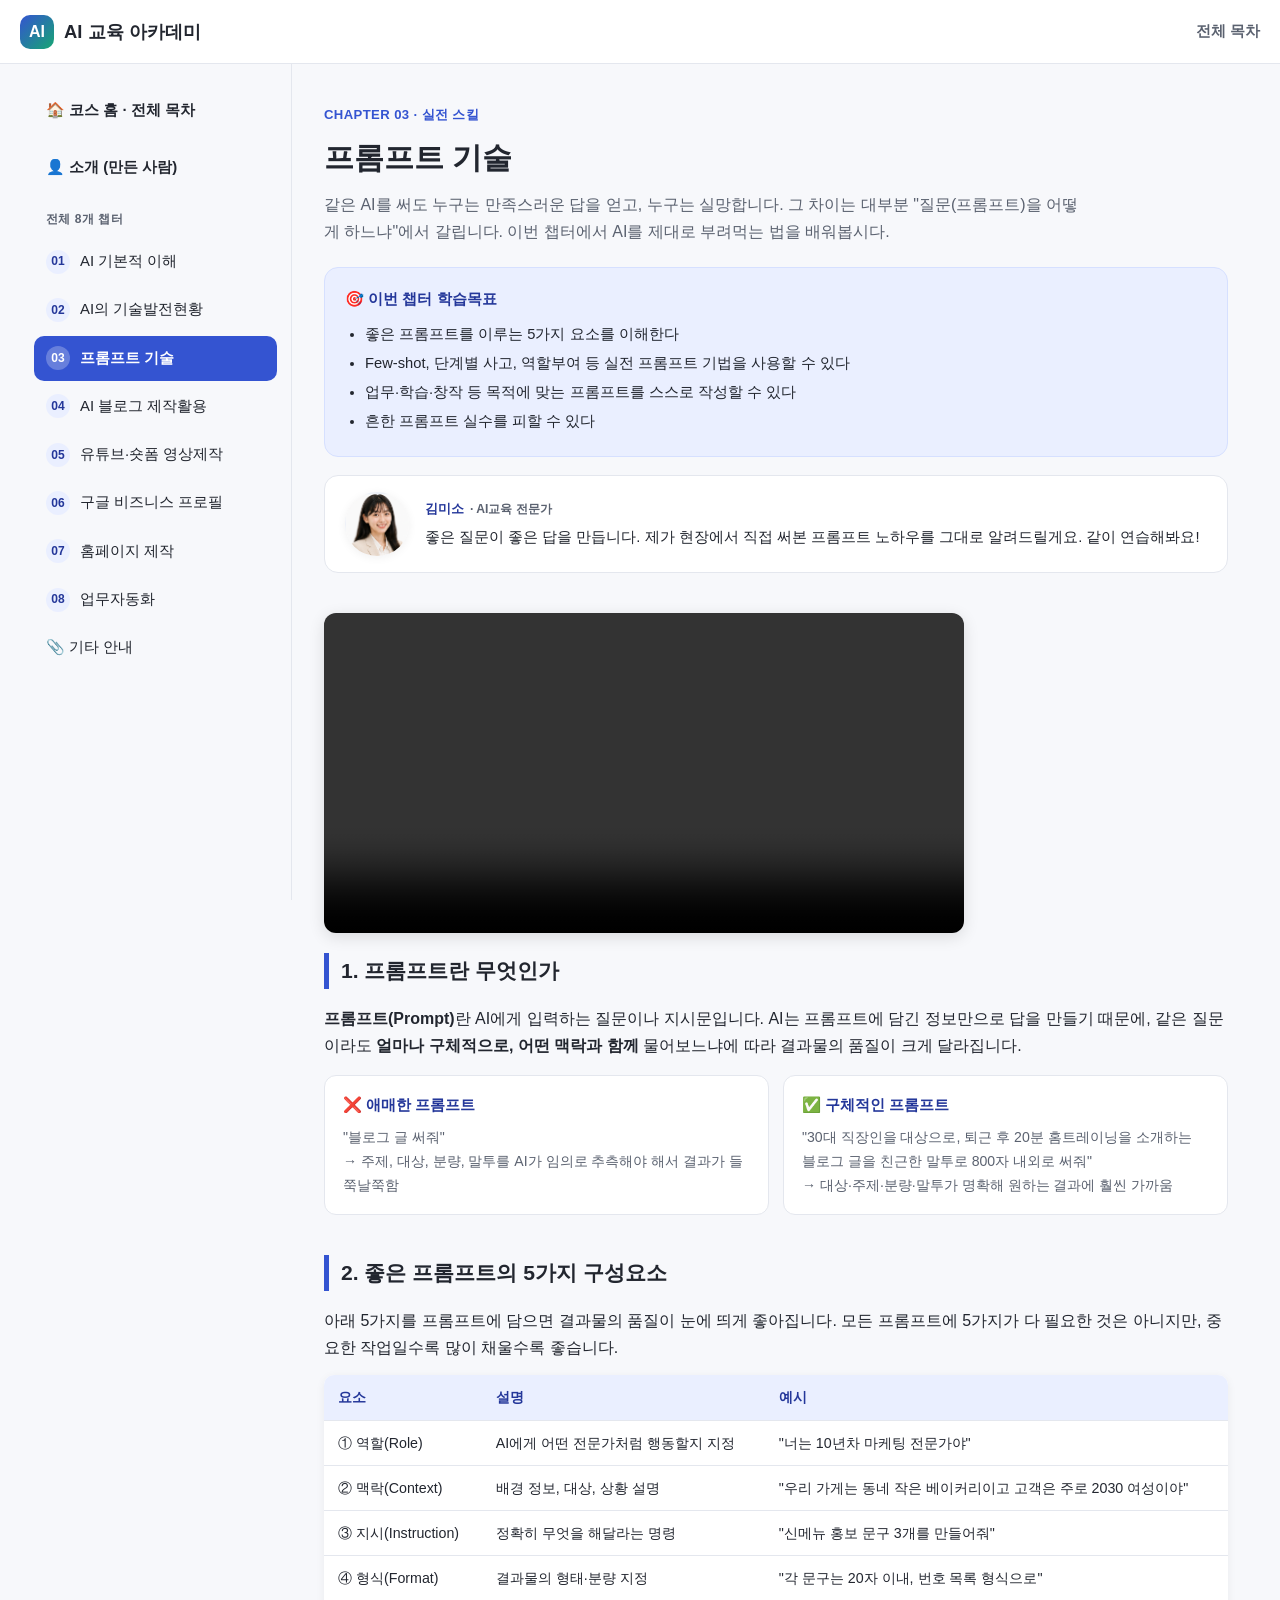
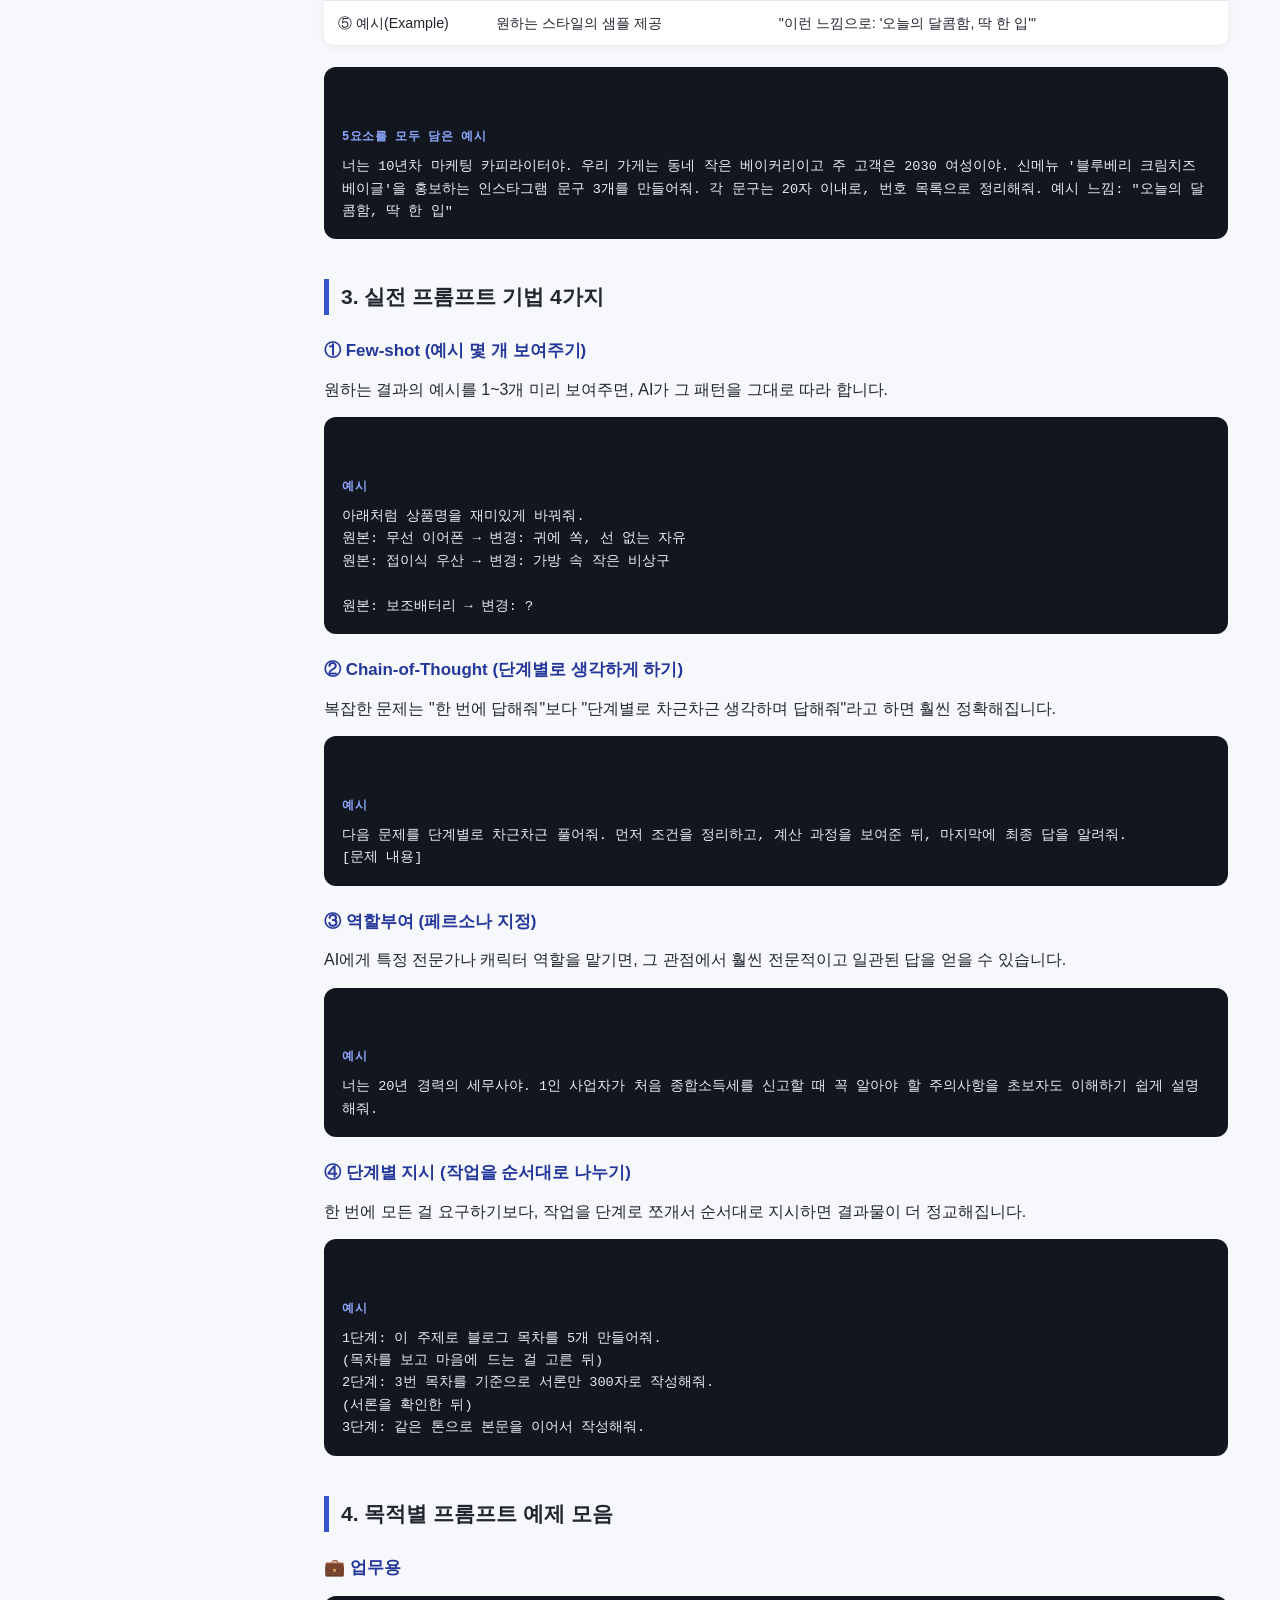
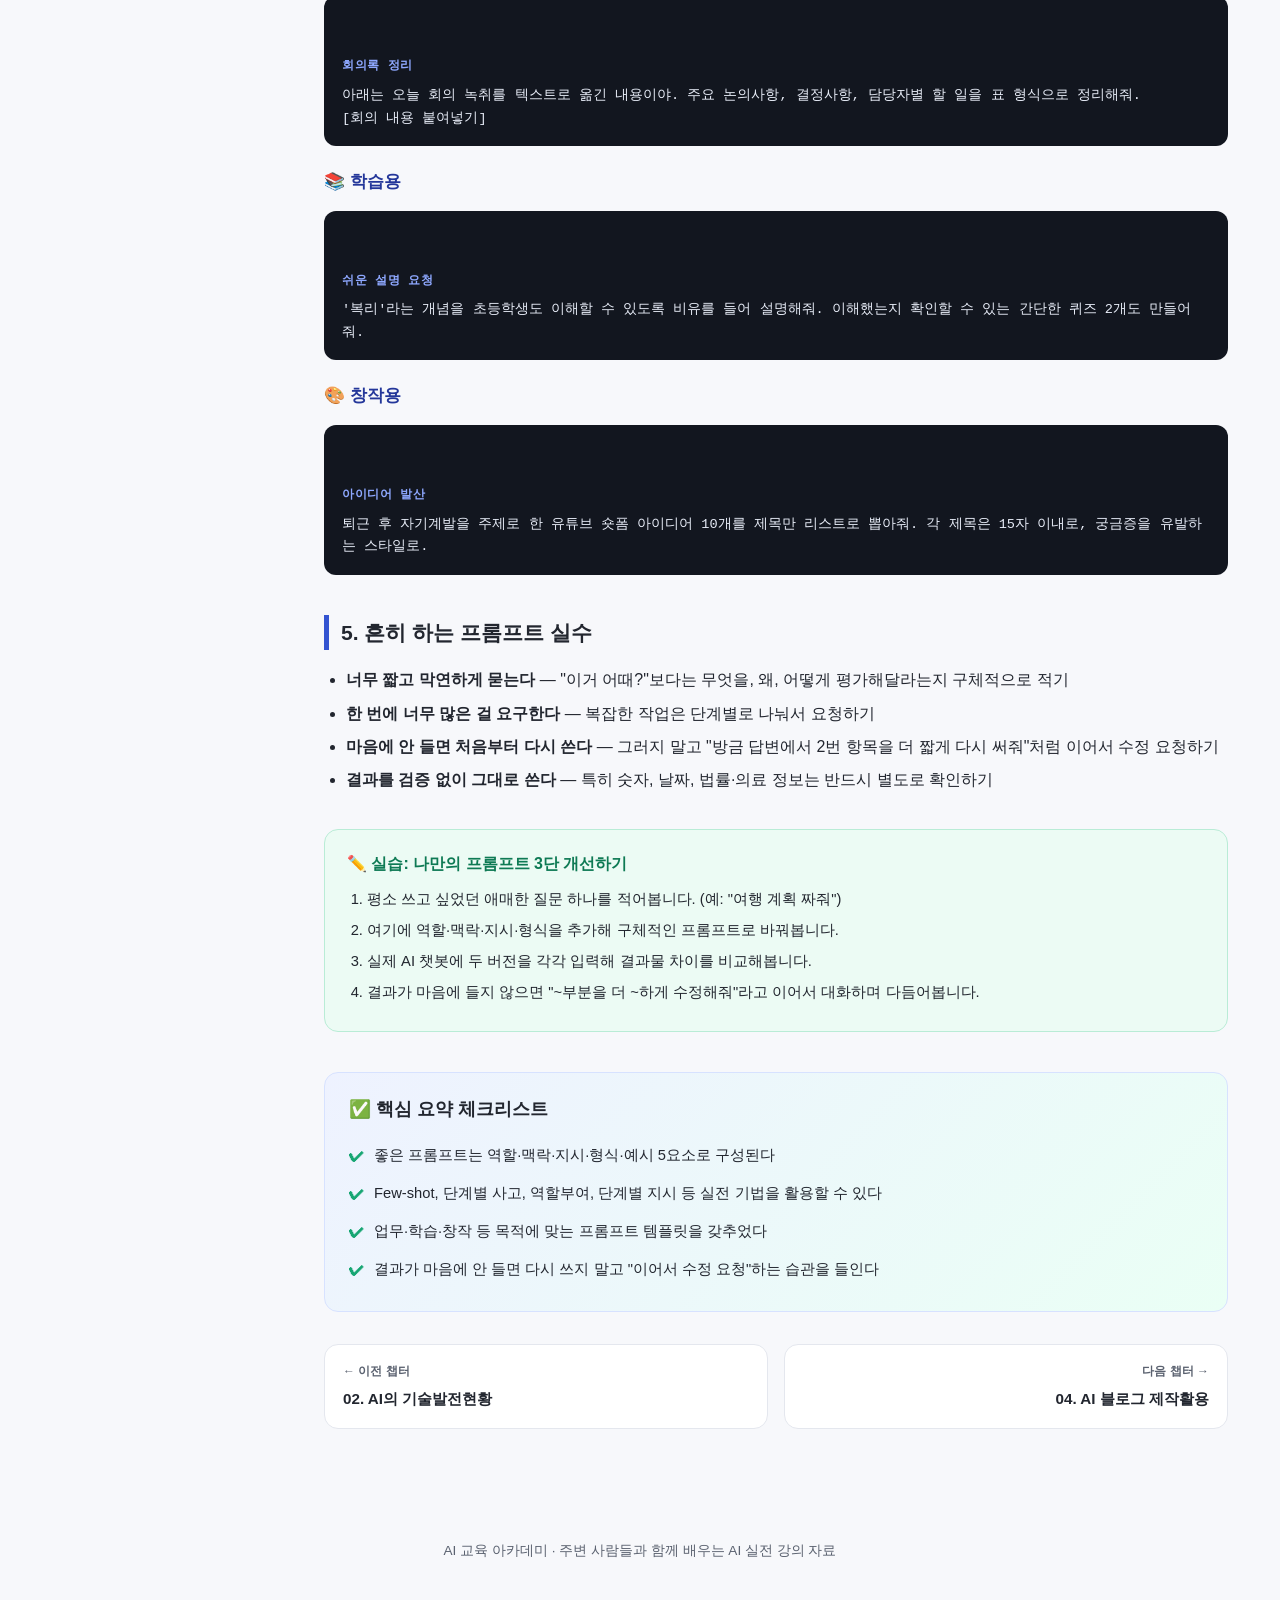
<file: chapters/03-prompt-engineering.html>
<!DOCTYPE html>
<html lang="ko">
<head>
<meta charset="UTF-8">
<meta name="viewport" content="width=device-width, initial-scale=1.0">
<title>3장. 프롬프트 기술 | AI 교육 아카데미</title>
<meta name="description" content="좋은 프롬프트의 구성요소와 실전 기법(Few-shot, Chain-of-Thought, 역할부여), 목적별 프롬프트 예제를 배웁니다.">
<link rel="stylesheet" href="../assets/css/style.css">
</head>
<body data-page="03">

<header class="site-header">
  <a class="brand" href="../index.html"><span class="logo-badge">AI</span> AI 교육 아카데미</a>
  <div class="header-actions">
    <a class="header-home-link" href="../index.html">전체 목차</a>
    <button class="hamburger" id="hamburger" aria-label="메뉴 열기"><span></span><span></span><span></span></button>
  </div>
</header>

<div class="sidebar-overlay" id="sidebar-overlay"></div>

<div class="layout">
  <nav id="sidebar" aria-label="챕터 목차"></nav>

  <main>
    <div class="chapter-header">
      <span class="chapter-eyebrow">Chapter 03 · 실전 스킬</span>
      <h1>프롬프트 기술</h1>
      <p class="chapter-subtitle">
        같은 AI를 써도 누구는 만족스러운 답을 얻고, 누구는 실망합니다. 그 차이는 대부분
        "질문(프롬프트)을 어떻게 하느냐"에서 갈립니다. 이번 챕터에서 AI를 제대로 부려먹는 법을 배워봅시다.
      </p>
      <div class="goal-box">
        <h2>🎯 이번 챕터 학습목표</h2>
        <ul>
          <li>좋은 프롬프트를 이루는 5가지 요소를 이해한다</li>
          <li>Few-shot, 단계별 사고, 역할부여 등 실전 프롬프트 기법을 사용할 수 있다</li>
          <li>업무·학습·창작 등 목적에 맞는 프롬프트를 스스로 작성할 수 있다</li>
          <li>흔한 프롬프트 실수를 피할 수 있다</li>
        </ul>
      </div>

      <div class="instructor-box">
        <div class="instructor-avatar"><img src="../assets/img/kim-miso-instructor.png" alt="AI강사 김미소"></div>
        <div class="instructor-speech">
          <div class="instructor-name">김미소 <span class="role">· AI교육 전문가</span></div>
          <p>좋은 질문이 좋은 답을 만듭니다. 제가 현장에서 직접 써본 프롬프트 노하우를 그대로 알려드릴게요. 같이 연습해봐요!</p>
        </div>
      </div>
    </div>

    <section class="content-section">
      <video class="section-video" src="../assets/video/프롬프트와 숏폼제작.mp4" controls preload="metadata"></video>
      <h2>1. 프롬프트란 무엇인가</h2>
      <p>
        <strong>프롬프트(Prompt)</strong>란 AI에게 입력하는 질문이나 지시문입니다. AI는 프롬프트에 담긴
        정보만으로 답을 만들기 때문에, 같은 질문이라도 <strong>얼마나 구체적으로, 어떤 맥락과 함께</strong>
        물어보느냐에 따라 결과물의 품질이 크게 달라집니다.
      </p>
      <div class="compare-grid">
        <div class="compare-card">
          <h4>❌ 애매한 프롬프트</h4>
          <p>"블로그 글 써줘"</p>
          <p>→ 주제, 대상, 분량, 말투를 AI가 임의로 추측해야 해서 결과가 들쭉날쭉함</p>
        </div>
        <div class="compare-card">
          <h4>✅ 구체적인 프롬프트</h4>
          <p>"30대 직장인을 대상으로, 퇴근 후 20분 홈트레이닝을 소개하는 블로그 글을 친근한 말투로 800자 내외로 써줘"</p>
          <p>→ 대상·주제·분량·말투가 명확해 원하는 결과에 훨씬 가까움</p>
        </div>
      </div>
    </section>

    <section class="content-section">
      <h2>2. 좋은 프롬프트의 5가지 구성요소</h2>
      <p>아래 5가지를 프롬프트에 담으면 결과물의 품질이 눈에 띄게 좋아집니다. 모든 프롬프트에 5가지가 다 필요한 것은 아니지만, 중요한 작업일수록 많이 채울수록 좋습니다.</p>
      <table class="data-table">
        <thead><tr><th>요소</th><th>설명</th><th>예시</th></tr></thead>
        <tbody>
          <tr><td>① 역할(Role)</td><td>AI에게 어떤 전문가처럼 행동할지 지정</td><td>"너는 10년차 마케팅 전문가야"</td></tr>
          <tr><td>② 맥락(Context)</td><td>배경 정보, 대상, 상황 설명</td><td>"우리 가게는 동네 작은 베이커리이고 고객은 주로 2030 여성이야"</td></tr>
          <tr><td>③ 지시(Instruction)</td><td>정확히 무엇을 해달라는 명령</td><td>"신메뉴 홍보 문구 3개를 만들어줘"</td></tr>
          <tr><td>④ 형식(Format)</td><td>결과물의 형태·분량 지정</td><td>"각 문구는 20자 이내, 번호 목록 형식으로"</td></tr>
          <tr><td>⑤ 예시(Example)</td><td>원하는 스타일의 샘플 제공</td><td>"이런 느낌으로: '오늘의 달콤함, 딱 한 입'"</td></tr>
        </tbody>
      </table>

      <div class="prompt-box">
        <span class="label">5요소를 모두 담은 예시</span>너는 10년차 마케팅 카피라이터야. 우리 가게는 동네 작은 베이커리이고 주 고객은 2030 여성이야. 신메뉴 '블루베리 크림치즈 베이글'을 홍보하는 인스타그램 문구 3개를 만들어줘. 각 문구는 20자 이내로, 번호 목록으로 정리해줘. 예시 느낌: "오늘의 달콤함, 딱 한 입"</div>
    </section>

    <section class="content-section">
      <h2>3. 실전 프롬프트 기법 4가지</h2>

      <h3>① Few-shot (예시 몇 개 보여주기)</h3>
      <p>원하는 결과의 예시를 1~3개 미리 보여주면, AI가 그 패턴을 그대로 따라 합니다.</p>
      <div class="prompt-box">
        <span class="label">예시</span>아래처럼 상품명을 재미있게 바꿔줘.
원본: 무선 이어폰 → 변경: 귀에 쏙, 선 없는 자유
원본: 접이식 우산 → 변경: 가방 속 작은 비상구

원본: 보조배터리 → 변경: ?</div>

      <h3>② Chain-of-Thought (단계별로 생각하게 하기)</h3>
      <p>복잡한 문제는 "한 번에 답해줘"보다 "단계별로 차근차근 생각하며 답해줘"라고 하면 훨씬 정확해집니다.</p>
      <div class="prompt-box">
        <span class="label">예시</span>다음 문제를 단계별로 차근차근 풀어줘. 먼저 조건을 정리하고, 계산 과정을 보여준 뒤, 마지막에 최종 답을 알려줘.
[문제 내용]</div>

      <h3>③ 역할부여 (페르소나 지정)</h3>
      <p>AI에게 특정 전문가나 캐릭터 역할을 맡기면, 그 관점에서 훨씬 전문적이고 일관된 답을 얻을 수 있습니다.</p>
      <div class="prompt-box">
        <span class="label">예시</span>너는 20년 경력의 세무사야. 1인 사업자가 처음 종합소득세를 신고할 때 꼭 알아야 할 주의사항을 초보자도 이해하기 쉽게 설명해줘.</div>

      <h3>④ 단계별 지시 (작업을 순서대로 나누기)</h3>
      <p>한 번에 모든 걸 요구하기보다, 작업을 단계로 쪼개서 순서대로 지시하면 결과물이 더 정교해집니다.</p>
      <div class="prompt-box">
        <span class="label">예시</span>1단계: 이 주제로 블로그 목차를 5개 만들어줘.
(목차를 보고 마음에 드는 걸 고른 뒤)
2단계: 3번 목차를 기준으로 서론만 300자로 작성해줘.
(서론을 확인한 뒤)
3단계: 같은 톤으로 본문을 이어서 작성해줘.</div>
    </section>

    <section class="content-section">
      <h2>4. 목적별 프롬프트 예제 모음</h2>

      <h3>💼 업무용</h3>
      <div class="prompt-box">
        <span class="label">회의록 정리</span>아래는 오늘 회의 녹취를 텍스트로 옮긴 내용이야. 주요 논의사항, 결정사항, 담당자별 할 일을 표 형식으로 정리해줘.
[회의 내용 붙여넣기]</div>

      <h3>📚 학습용</h3>
      <div class="prompt-box">
        <span class="label">쉬운 설명 요청</span>'복리'라는 개념을 초등학생도 이해할 수 있도록 비유를 들어 설명해줘. 이해했는지 확인할 수 있는 간단한 퀴즈 2개도 만들어줘.</div>

      <h3>🎨 창작용</h3>
      <div class="prompt-box">
        <span class="label">아이디어 발산</span>퇴근 후 자기계발을 주제로 한 유튜브 숏폼 아이디어 10개를 제목만 리스트로 뽑아줘. 각 제목은 15자 이내로, 궁금증을 유발하는 스타일로.</div>
    </section>

    <section class="content-section">
      <h2>5. 흔히 하는 프롬프트 실수</h2>
      <ul>
        <li><strong>너무 짧고 막연하게 묻는다</strong> — "이거 어때?"보다는 무엇을, 왜, 어떻게 평가해달라는지 구체적으로 적기</li>
        <li><strong>한 번에 너무 많은 걸 요구한다</strong> — 복잡한 작업은 단계별로 나눠서 요청하기</li>
        <li><strong>마음에 안 들면 처음부터 다시 쓴다</strong> — 그러지 말고 "방금 답변에서 2번 항목을 더 짧게 다시 써줘"처럼 이어서 수정 요청하기</li>
        <li><strong>결과를 검증 없이 그대로 쓴다</strong> — 특히 숫자, 날짜, 법률·의료 정보는 반드시 별도로 확인하기</li>
      </ul>
    </section>

    <div class="practice-box">
      <h3>✏️ 실습: 나만의 프롬프트 3단 개선하기</h3>
      <ol>
        <li>평소 쓰고 싶었던 애매한 질문 하나를 적어봅니다. (예: "여행 계획 짜줘")</li>
        <li>여기에 역할·맥락·지시·형식을 추가해 구체적인 프롬프트로 바꿔봅니다.</li>
        <li>실제 AI 챗봇에 두 버전을 각각 입력해 결과물 차이를 비교해봅니다.</li>
        <li>결과가 마음에 들지 않으면 "~부분을 더 ~하게 수정해줘"라고 이어서 대화하며 다듬어봅니다.</li>
      </ol>
    </div>

    <div class="summary-box">
      <h2>✅ 핵심 요약 체크리스트</h2>
      <ul class="checklist">
        <li>좋은 프롬프트는 역할·맥락·지시·형식·예시 5요소로 구성된다</li>
        <li>Few-shot, 단계별 사고, 역할부여, 단계별 지시 등 실전 기법을 활용할 수 있다</li>
        <li>업무·학습·창작 등 목적에 맞는 프롬프트 템플릿을 갖추었다</li>
        <li>결과가 마음에 안 들면 다시 쓰지 말고 "이어서 수정 요청"하는 습관을 들인다</li>
      </ul>
    </div>

    <div id="chapter-pager"></div>
  </main>
</div>

<footer class="site-footer">
  AI 교육 아카데미 · 주변 사람들과 함께 배우는 AI 실전 강의 자료
</footer>

<script src="../assets/js/nav.js"></script>
</body>
</html>
</file>
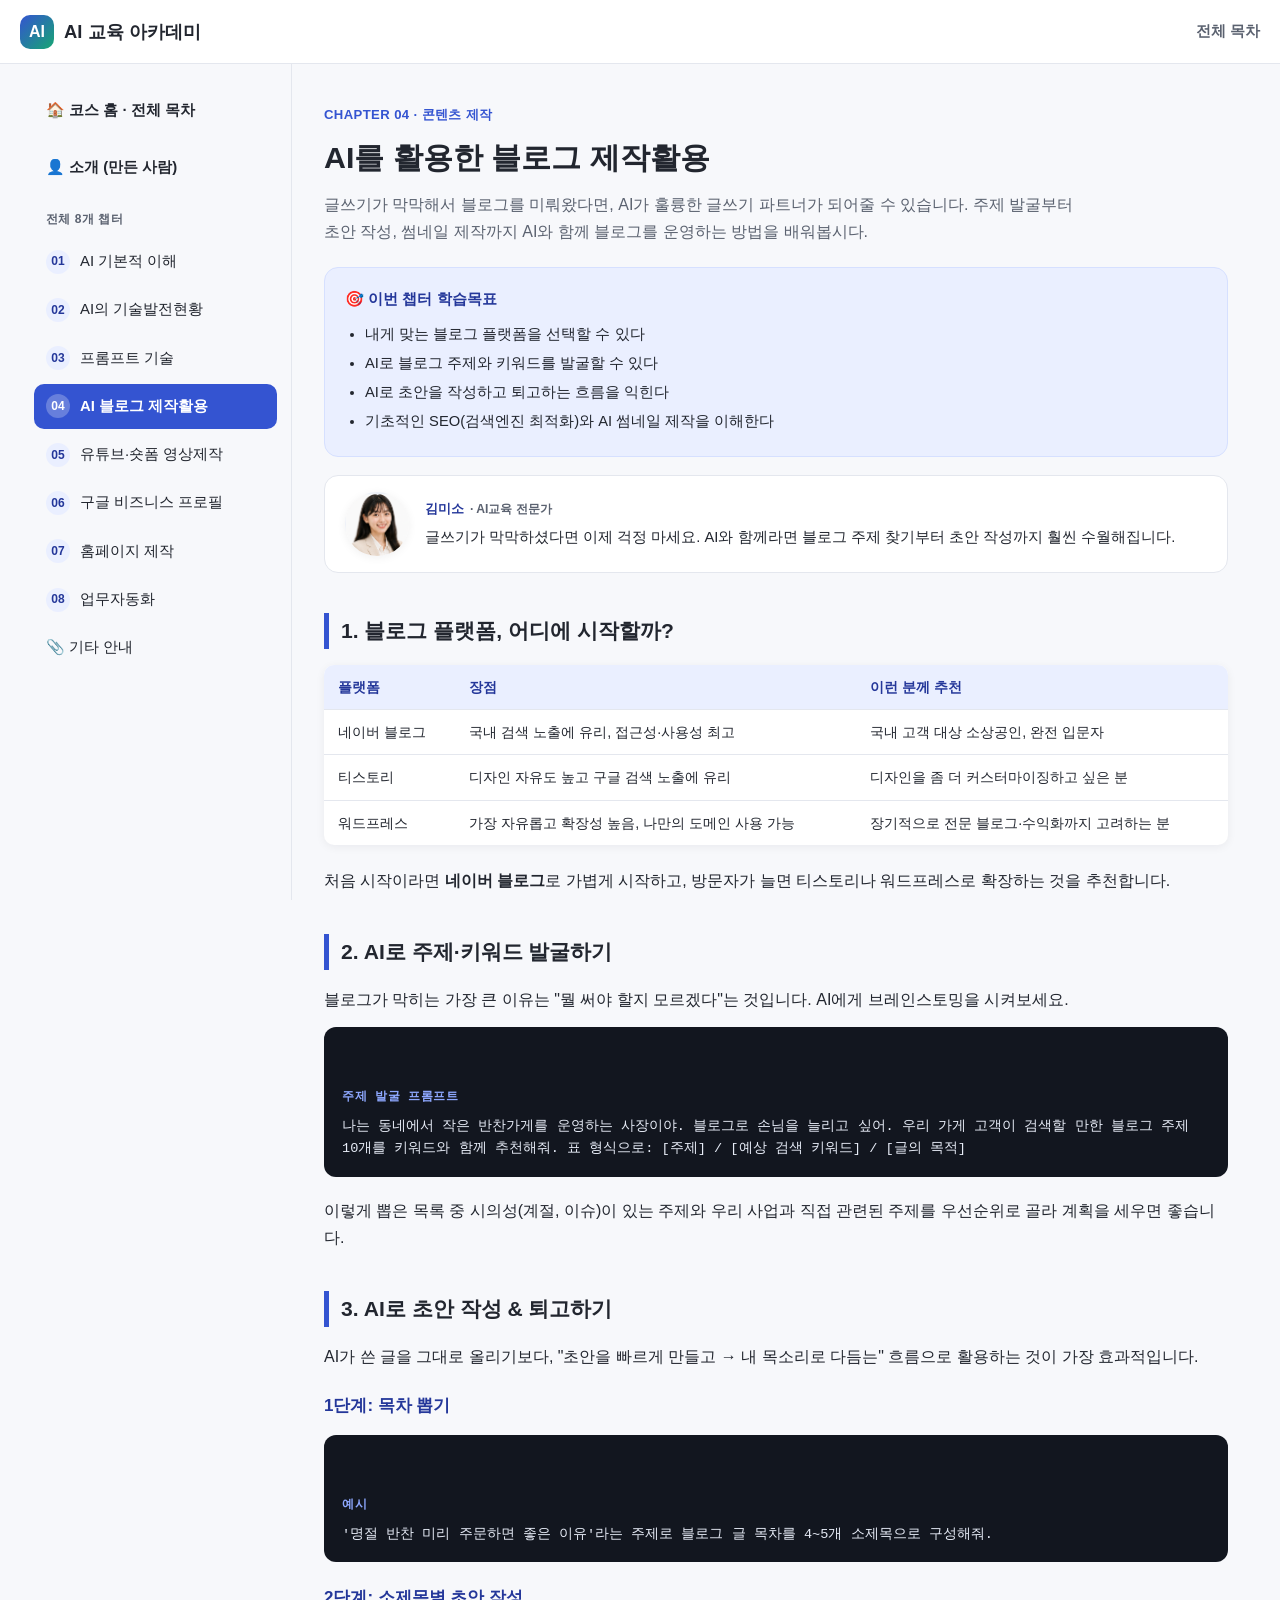
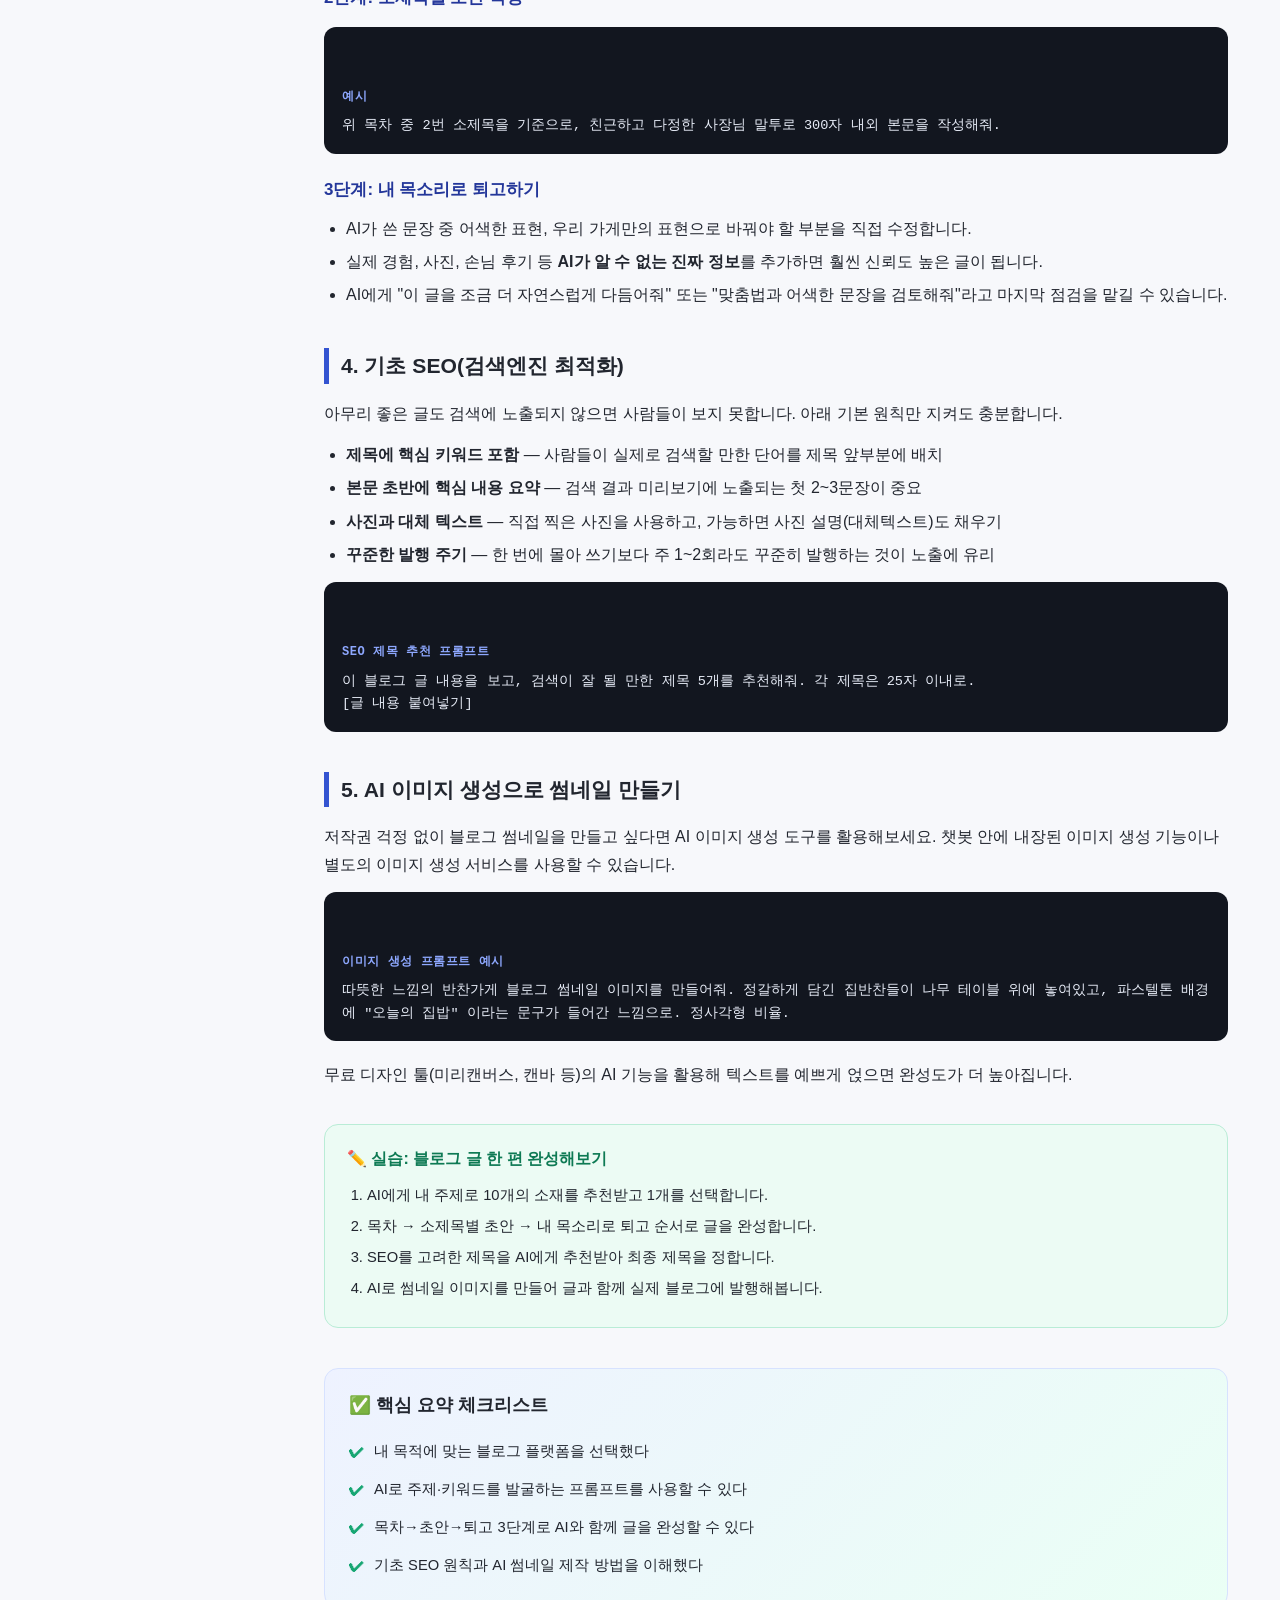
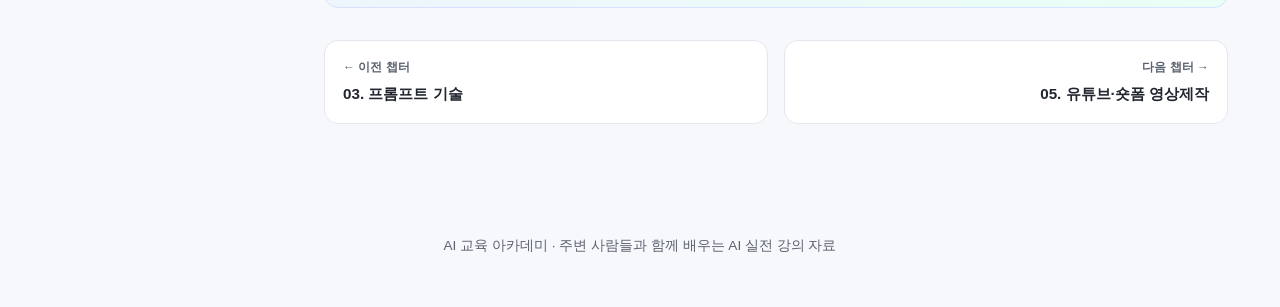
<file: chapters/04-ai-blog.html>
<!DOCTYPE html>
<html lang="ko">
<head>
<meta charset="UTF-8">
<meta name="viewport" content="width=device-width, initial-scale=1.0">
<title>4장. AI 블로그 제작활용 | AI 교육 아카데미</title>
<meta name="description" content="블로그 플랫폼 비교, AI로 주제·키워드 발굴, 초안 작성과 퇴고, SEO 기초, 썸네일 제작까지 배웁니다.">
<link rel="stylesheet" href="../assets/css/style.css">
</head>
<body data-page="04">

<header class="site-header">
  <a class="brand" href="../index.html"><span class="logo-badge">AI</span> AI 교육 아카데미</a>
  <div class="header-actions">
    <a class="header-home-link" href="../index.html">전체 목차</a>
    <button class="hamburger" id="hamburger" aria-label="메뉴 열기"><span></span><span></span><span></span></button>
  </div>
</header>

<div class="sidebar-overlay" id="sidebar-overlay"></div>

<div class="layout">
  <nav id="sidebar" aria-label="챕터 목차"></nav>

  <main>
    <div class="chapter-header">
      <span class="chapter-eyebrow">Chapter 04 · 콘텐츠 제작</span>
      <h1>AI를 활용한 블로그 제작활용</h1>
      <p class="chapter-subtitle">
        글쓰기가 막막해서 블로그를 미뤄왔다면, AI가 훌륭한 글쓰기 파트너가 되어줄 수 있습니다.
        주제 발굴부터 초안 작성, 썸네일 제작까지 AI와 함께 블로그를 운영하는 방법을 배워봅시다.
      </p>
      <div class="goal-box">
        <h2>🎯 이번 챕터 학습목표</h2>
        <ul>
          <li>내게 맞는 블로그 플랫폼을 선택할 수 있다</li>
          <li>AI로 블로그 주제와 키워드를 발굴할 수 있다</li>
          <li>AI로 초안을 작성하고 퇴고하는 흐름을 익힌다</li>
          <li>기초적인 SEO(검색엔진 최적화)와 AI 썸네일 제작을 이해한다</li>
        </ul>
      </div>

      <div class="instructor-box">
        <div class="instructor-avatar"><img src="../assets/img/kim-miso-instructor.png" alt="AI강사 김미소"></div>
        <div class="instructor-speech">
          <div class="instructor-name">김미소 <span class="role">· AI교육 전문가</span></div>
          <p>글쓰기가 막막하셨다면 이제 걱정 마세요. AI와 함께라면 블로그 주제 찾기부터 초안 작성까지 훨씬 수월해집니다.</p>
        </div>
      </div>
    </div>

    <section class="content-section">
      <h2>1. 블로그 플랫폼, 어디에 시작할까?</h2>
      <table class="data-table">
        <thead><tr><th>플랫폼</th><th>장점</th><th>이런 분께 추천</th></tr></thead>
        <tbody>
          <tr><td>네이버 블로그</td><td>국내 검색 노출에 유리, 접근성·사용성 최고</td><td>국내 고객 대상 소상공인, 완전 입문자</td></tr>
          <tr><td>티스토리</td><td>디자인 자유도 높고 구글 검색 노출에 유리</td><td>디자인을 좀 더 커스터마이징하고 싶은 분</td></tr>
          <tr><td>워드프레스</td><td>가장 자유롭고 확장성 높음, 나만의 도메인 사용 가능</td><td>장기적으로 전문 블로그·수익화까지 고려하는 분</td></tr>
        </tbody>
      </table>
      <p>처음 시작이라면 <strong>네이버 블로그</strong>로 가볍게 시작하고, 방문자가 늘면 티스토리나 워드프레스로 확장하는 것을 추천합니다.</p>
    </section>

    <section class="content-section">
      <h2>2. AI로 주제·키워드 발굴하기</h2>
      <p>블로그가 막히는 가장 큰 이유는 "뭘 써야 할지 모르겠다"는 것입니다. AI에게 브레인스토밍을 시켜보세요.</p>
      <div class="prompt-box">
        <span class="label">주제 발굴 프롬프트</span>나는 동네에서 작은 반찬가게를 운영하는 사장이야. 블로그로 손님을 늘리고 싶어. 우리 가게 고객이 검색할 만한 블로그 주제 10개를 키워드와 함께 추천해줘. 표 형식으로: [주제] / [예상 검색 키워드] / [글의 목적]</div>
      <p>이렇게 뽑은 목록 중 시의성(계절, 이슈)이 있는 주제와 우리 사업과 직접 관련된 주제를 우선순위로 골라 계획을 세우면 좋습니다.</p>
    </section>

    <section class="content-section">
      <h2>3. AI로 초안 작성 &amp; 퇴고하기</h2>
      <p>AI가 쓴 글을 그대로 올리기보다, "초안을 빠르게 만들고 → 내 목소리로 다듬는" 흐름으로 활용하는 것이 가장 효과적입니다.</p>
      <h3>1단계: 목차 뽑기</h3>
      <div class="prompt-box">
        <span class="label">예시</span>'명절 반찬 미리 주문하면 좋은 이유'라는 주제로 블로그 글 목차를 4~5개 소제목으로 구성해줘.</div>
      <h3>2단계: 소제목별 초안 작성</h3>
      <div class="prompt-box">
        <span class="label">예시</span>위 목차 중 2번 소제목을 기준으로, 친근하고 다정한 사장님 말투로 300자 내외 본문을 작성해줘.</div>
      <h3>3단계: 내 목소리로 퇴고하기</h3>
      <ul>
        <li>AI가 쓴 문장 중 어색한 표현, 우리 가게만의 표현으로 바꿔야 할 부분을 직접 수정합니다.</li>
        <li>실제 경험, 사진, 손님 후기 등 <strong>AI가 알 수 없는 진짜 정보</strong>를 추가하면 훨씬 신뢰도 높은 글이 됩니다.</li>
        <li>AI에게 "이 글을 조금 더 자연스럽게 다듬어줘" 또는 "맞춤법과 어색한 문장을 검토해줘"라고 마지막 점검을 맡길 수 있습니다.</li>
      </ul>
    </section>

    <section class="content-section">
      <h2>4. 기초 SEO(검색엔진 최적화)</h2>
      <p>아무리 좋은 글도 검색에 노출되지 않으면 사람들이 보지 못합니다. 아래 기본 원칙만 지켜도 충분합니다.</p>
      <ul>
        <li><strong>제목에 핵심 키워드 포함</strong> — 사람들이 실제로 검색할 만한 단어를 제목 앞부분에 배치</li>
        <li><strong>본문 초반에 핵심 내용 요약</strong> — 검색 결과 미리보기에 노출되는 첫 2~3문장이 중요</li>
        <li><strong>사진과 대체 텍스트</strong> — 직접 찍은 사진을 사용하고, 가능하면 사진 설명(대체텍스트)도 채우기</li>
        <li><strong>꾸준한 발행 주기</strong> — 한 번에 몰아 쓰기보다 주 1~2회라도 꾸준히 발행하는 것이 노출에 유리</li>
      </ul>
      <div class="prompt-box">
        <span class="label">SEO 제목 추천 프롬프트</span>이 블로그 글 내용을 보고, 검색이 잘 될 만한 제목 5개를 추천해줘. 각 제목은 25자 이내로.
[글 내용 붙여넣기]</div>
    </section>

    <section class="content-section">
      <h2>5. AI 이미지 생성으로 썸네일 만들기</h2>
      <p>
        저작권 걱정 없이 블로그 썸네일을 만들고 싶다면 AI 이미지 생성 도구를 활용해보세요. 챗봇 안에 내장된
        이미지 생성 기능이나 별도의 이미지 생성 서비스를 사용할 수 있습니다.
      </p>
      <div class="prompt-box">
        <span class="label">이미지 생성 프롬프트 예시</span>따뜻한 느낌의 반찬가게 블로그 썸네일 이미지를 만들어줘. 정갈하게 담긴 집반찬들이 나무 테이블 위에 놓여있고, 파스텔톤 배경에 "오늘의 집밥" 이라는 문구가 들어간 느낌으로. 정사각형 비율.</div>
      <p>무료 디자인 툴(미리캔버스, 캔바 등)의 AI 기능을 활용해 텍스트를 예쁘게 얹으면 완성도가 더 높아집니다.</p>
    </section>

    <div class="practice-box">
      <h3>✏️ 실습: 블로그 글 한 편 완성해보기</h3>
      <ol>
        <li>AI에게 내 주제로 10개의 소재를 추천받고 1개를 선택합니다.</li>
        <li>목차 → 소제목별 초안 → 내 목소리로 퇴고 순서로 글을 완성합니다.</li>
        <li>SEO를 고려한 제목을 AI에게 추천받아 최종 제목을 정합니다.</li>
        <li>AI로 썸네일 이미지를 만들어 글과 함께 실제 블로그에 발행해봅니다.</li>
      </ol>
    </div>

    <div class="summary-box">
      <h2>✅ 핵심 요약 체크리스트</h2>
      <ul class="checklist">
        <li>내 목적에 맞는 블로그 플랫폼을 선택했다</li>
        <li>AI로 주제·키워드를 발굴하는 프롬프트를 사용할 수 있다</li>
        <li>목차→초안→퇴고 3단계로 AI와 함께 글을 완성할 수 있다</li>
        <li>기초 SEO 원칙과 AI 썸네일 제작 방법을 이해했다</li>
      </ul>
    </div>

    <div id="chapter-pager"></div>
  </main>
</div>

<footer class="site-footer">
  AI 교육 아카데미 · 주변 사람들과 함께 배우는 AI 실전 강의 자료
</footer>

<script src="../assets/js/nav.js"></script>
</body>
</html>
</file>
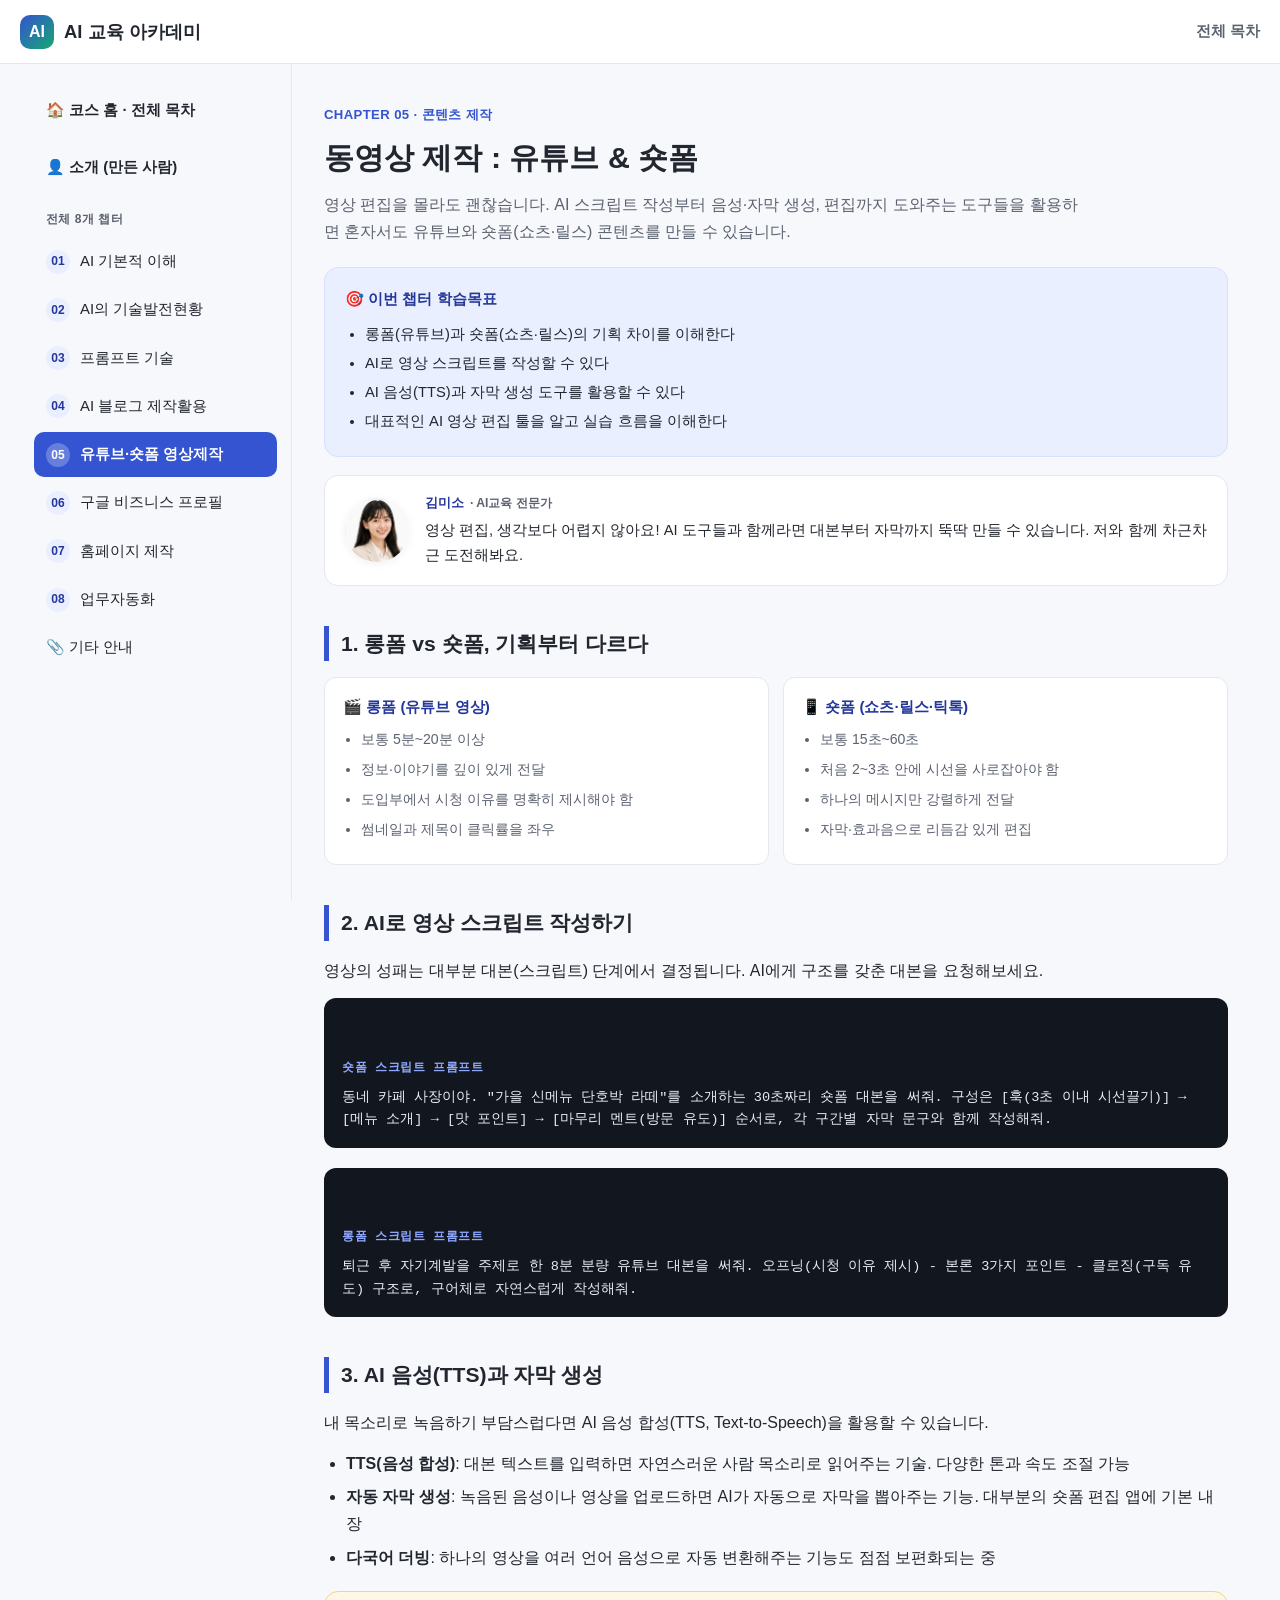
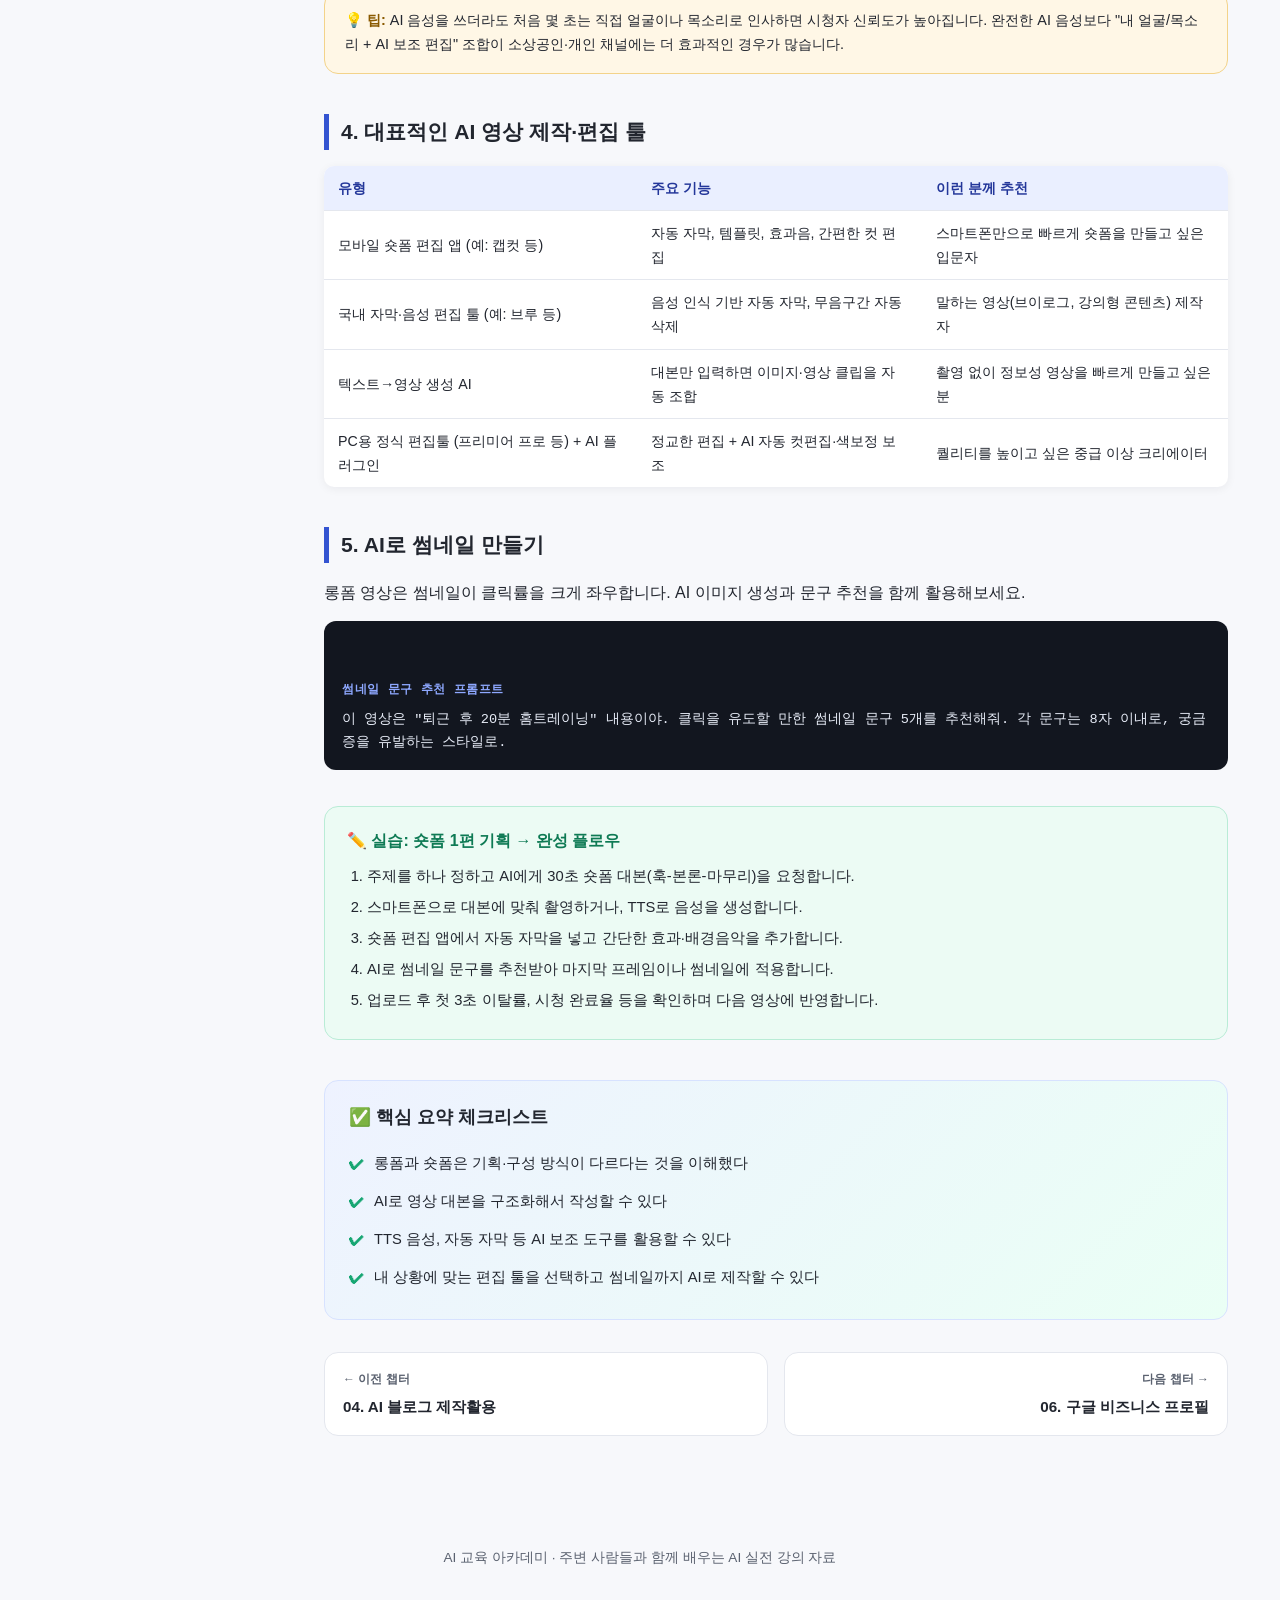
<file: chapters/05-video-shorts.html>
<!DOCTYPE html>
<html lang="ko">
<head>
<meta charset="UTF-8">
<meta name="viewport" content="width=device-width, initial-scale=1.0">
<title>5장. 유튜브·숏폼 영상제작 | AI 교육 아카데미</title>
<meta name="description" content="AI 스크립트 작성, TTS·자막 생성, AI 영상 편집 툴을 활용한 유튜브·숏폼 제작 방법을 배웁니다.">
<link rel="stylesheet" href="../assets/css/style.css">
</head>
<body data-page="05">

<header class="site-header">
  <a class="brand" href="../index.html"><span class="logo-badge">AI</span> AI 교육 아카데미</a>
  <div class="header-actions">
    <a class="header-home-link" href="../index.html">전체 목차</a>
    <button class="hamburger" id="hamburger" aria-label="메뉴 열기"><span></span><span></span><span></span></button>
  </div>
</header>

<div class="sidebar-overlay" id="sidebar-overlay"></div>

<div class="layout">
  <nav id="sidebar" aria-label="챕터 목차"></nav>

  <main>
    <div class="chapter-header">
      <span class="chapter-eyebrow">Chapter 05 · 콘텐츠 제작</span>
      <h1>동영상 제작 : 유튜브 &amp; 숏폼</h1>
      <p class="chapter-subtitle">
        영상 편집을 몰라도 괜찮습니다. AI 스크립트 작성부터 음성·자막 생성, 편집까지 도와주는 도구들을
        활용하면 혼자서도 유튜브와 숏폼(쇼츠·릴스) 콘텐츠를 만들 수 있습니다.
      </p>
      <div class="goal-box">
        <h2>🎯 이번 챕터 학습목표</h2>
        <ul>
          <li>롱폼(유튜브)과 숏폼(쇼츠·릴스)의 기획 차이를 이해한다</li>
          <li>AI로 영상 스크립트를 작성할 수 있다</li>
          <li>AI 음성(TTS)과 자막 생성 도구를 활용할 수 있다</li>
          <li>대표적인 AI 영상 편집 툴을 알고 실습 흐름을 이해한다</li>
        </ul>
      </div>

      <div class="instructor-box">
        <div class="instructor-avatar"><img src="../assets/img/kim-miso-instructor.png" alt="AI강사 김미소"></div>
        <div class="instructor-speech">
          <div class="instructor-name">김미소 <span class="role">· AI교육 전문가</span></div>
          <p>영상 편집, 생각보다 어렵지 않아요! AI 도구들과 함께라면 대본부터 자막까지 뚝딱 만들 수 있습니다. 저와 함께 차근차근 도전해봐요.</p>
        </div>
      </div>
    </div>

    <section class="content-section">
      <h2>1. 롱폼 vs 숏폼, 기획부터 다르다</h2>
      <div class="compare-grid">
        <div class="compare-card">
          <h4>🎬 롱폼 (유튜브 영상)</h4>
          <ul>
            <li>보통 5분~20분 이상</li>
            <li>정보·이야기를 깊이 있게 전달</li>
            <li>도입부에서 시청 이유를 명확히 제시해야 함</li>
            <li>썸네일과 제목이 클릭률을 좌우</li>
          </ul>
        </div>
        <div class="compare-card">
          <h4>📱 숏폼 (쇼츠·릴스·틱톡)</h4>
          <ul>
            <li>보통 15초~60초</li>
            <li>처음 2~3초 안에 시선을 사로잡아야 함</li>
            <li>하나의 메시지만 강렬하게 전달</li>
            <li>자막·효과음으로 리듬감 있게 편집</li>
          </ul>
        </div>
      </div>
    </section>

    <section class="content-section">
      <h2>2. AI로 영상 스크립트 작성하기</h2>
      <p>영상의 성패는 대부분 대본(스크립트) 단계에서 결정됩니다. AI에게 구조를 갖춘 대본을 요청해보세요.</p>
      <div class="prompt-box">
        <span class="label">숏폼 스크립트 프롬프트</span>동네 카페 사장이야. "가을 신메뉴 단호박 라떼"를 소개하는 30초짜리 숏폼 대본을 써줘. 구성은 [훅(3초 이내 시선끌기)] → [메뉴 소개] → [맛 포인트] → [마무리 멘트(방문 유도)] 순서로, 각 구간별 자막 문구와 함께 작성해줘.</div>
      <div class="prompt-box">
        <span class="label">롱폼 스크립트 프롬프트</span>퇴근 후 자기계발을 주제로 한 8분 분량 유튜브 대본을 써줘. 오프닝(시청 이유 제시) - 본론 3가지 포인트 - 클로징(구독 유도) 구조로, 구어체로 자연스럽게 작성해줘.</div>
    </section>

    <section class="content-section">
      <h2>3. AI 음성(TTS)과 자막 생성</h2>
      <p>내 목소리로 녹음하기 부담스럽다면 AI 음성 합성(TTS, Text-to-Speech)을 활용할 수 있습니다.</p>
      <ul>
        <li><strong>TTS(음성 합성)</strong>: 대본 텍스트를 입력하면 자연스러운 사람 목소리로 읽어주는 기술. 다양한 톤과 속도 조절 가능</li>
        <li><strong>자동 자막 생성</strong>: 녹음된 음성이나 영상을 업로드하면 AI가 자동으로 자막을 뽑아주는 기능. 대부분의 숏폼 편집 앱에 기본 내장</li>
        <li><strong>다국어 더빙</strong>: 하나의 영상을 여러 언어 음성으로 자동 변환해주는 기능도 점점 보편화되는 중</li>
      </ul>
      <div class="note-box">
        <strong>💡 팁:</strong> AI 음성을 쓰더라도 처음 몇 초는 직접 얼굴이나 목소리로 인사하면 시청자 신뢰도가 높아집니다.
        완전한 AI 음성보다 "내 얼굴/목소리 + AI 보조 편집" 조합이 소상공인·개인 채널에는 더 효과적인 경우가 많습니다.
      </div>
    </section>

    <section class="content-section">
      <h2>4. 대표적인 AI 영상 제작·편집 툴</h2>
      <table class="data-table">
        <thead><tr><th>유형</th><th>주요 기능</th><th>이런 분께 추천</th></tr></thead>
        <tbody>
          <tr><td>모바일 숏폼 편집 앱 (예: 캡컷 등)</td><td>자동 자막, 템플릿, 효과음, 간편한 컷 편집</td><td>스마트폰만으로 빠르게 숏폼을 만들고 싶은 입문자</td></tr>
          <tr><td>국내 자막·음성 편집 툴 (예: 브루 등)</td><td>음성 인식 기반 자동 자막, 무음구간 자동 삭제</td><td>말하는 영상(브이로그, 강의형 콘텐츠) 제작자</td></tr>
          <tr><td>텍스트→영상 생성 AI</td><td>대본만 입력하면 이미지·영상 클립을 자동 조합</td><td>촬영 없이 정보성 영상을 빠르게 만들고 싶은 분</td></tr>
          <tr><td>PC용 정식 편집툴 (프리미어 프로 등) + AI 플러그인</td><td>정교한 편집 + AI 자동 컷편집·색보정 보조</td><td>퀄리티를 높이고 싶은 중급 이상 크리에이터</td></tr>
        </tbody>
      </table>
    </section>

    <section class="content-section">
      <h2>5. AI로 썸네일 만들기</h2>
      <p>롱폼 영상은 썸네일이 클릭률을 크게 좌우합니다. AI 이미지 생성과 문구 추천을 함께 활용해보세요.</p>
      <div class="prompt-box">
        <span class="label">썸네일 문구 추천 프롬프트</span>이 영상은 "퇴근 후 20분 홈트레이닝" 내용이야. 클릭을 유도할 만한 썸네일 문구 5개를 추천해줘. 각 문구는 8자 이내로, 궁금증을 유발하는 스타일로.</div>
    </section>

    <div class="practice-box">
      <h3>✏️ 실습: 숏폼 1편 기획 → 완성 플로우</h3>
      <ol>
        <li>주제를 하나 정하고 AI에게 30초 숏폼 대본(훅-본론-마무리)을 요청합니다.</li>
        <li>스마트폰으로 대본에 맞춰 촬영하거나, TTS로 음성을 생성합니다.</li>
        <li>숏폼 편집 앱에서 자동 자막을 넣고 간단한 효과·배경음악을 추가합니다.</li>
        <li>AI로 썸네일 문구를 추천받아 마지막 프레임이나 썸네일에 적용합니다.</li>
        <li>업로드 후 첫 3초 이탈률, 시청 완료율 등을 확인하며 다음 영상에 반영합니다.</li>
      </ol>
    </div>

    <div class="summary-box">
      <h2>✅ 핵심 요약 체크리스트</h2>
      <ul class="checklist">
        <li>롱폼과 숏폼은 기획·구성 방식이 다르다는 것을 이해했다</li>
        <li>AI로 영상 대본을 구조화해서 작성할 수 있다</li>
        <li>TTS 음성, 자동 자막 등 AI 보조 도구를 활용할 수 있다</li>
        <li>내 상황에 맞는 편집 툴을 선택하고 썸네일까지 AI로 제작할 수 있다</li>
      </ul>
    </div>

    <div id="chapter-pager"></div>
  </main>
</div>

<footer class="site-footer">
  AI 교육 아카데미 · 주변 사람들과 함께 배우는 AI 실전 강의 자료
</footer>

<script src="../assets/js/nav.js"></script>
</body>
</html>
</file>
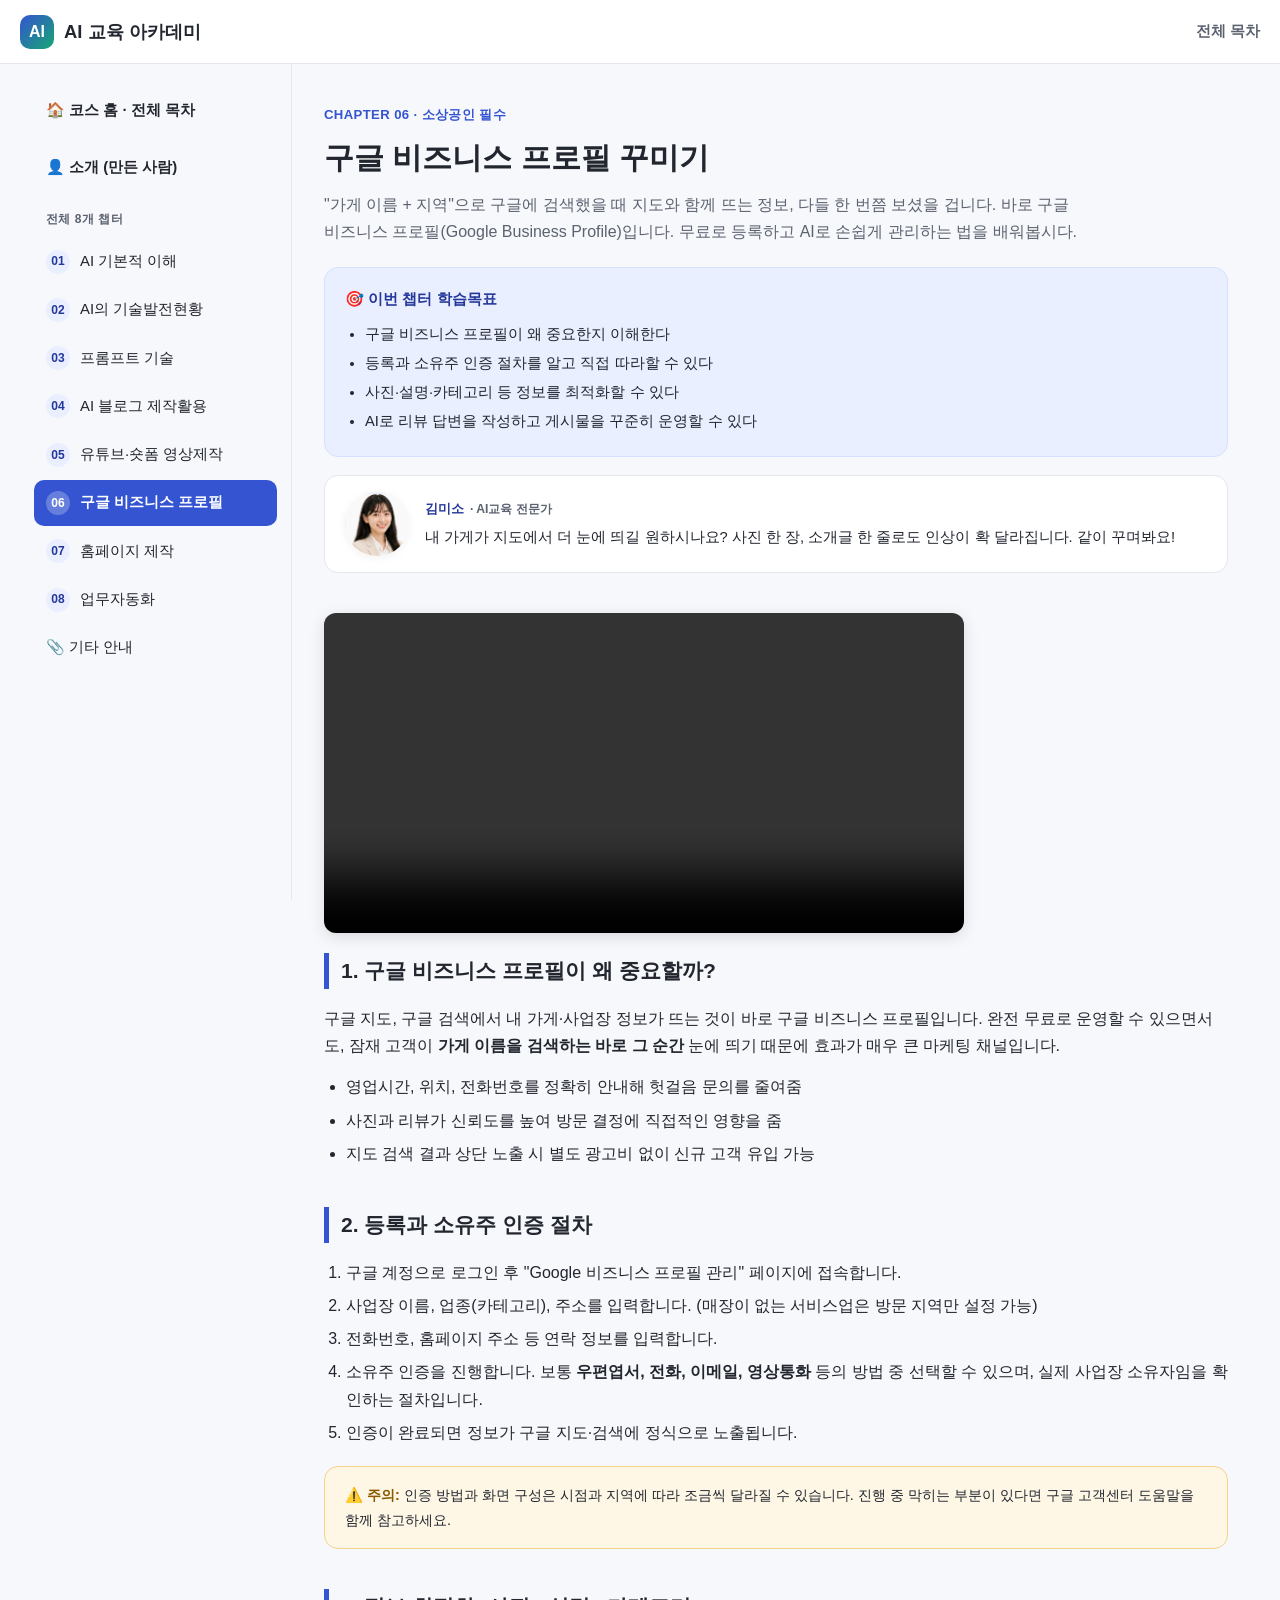
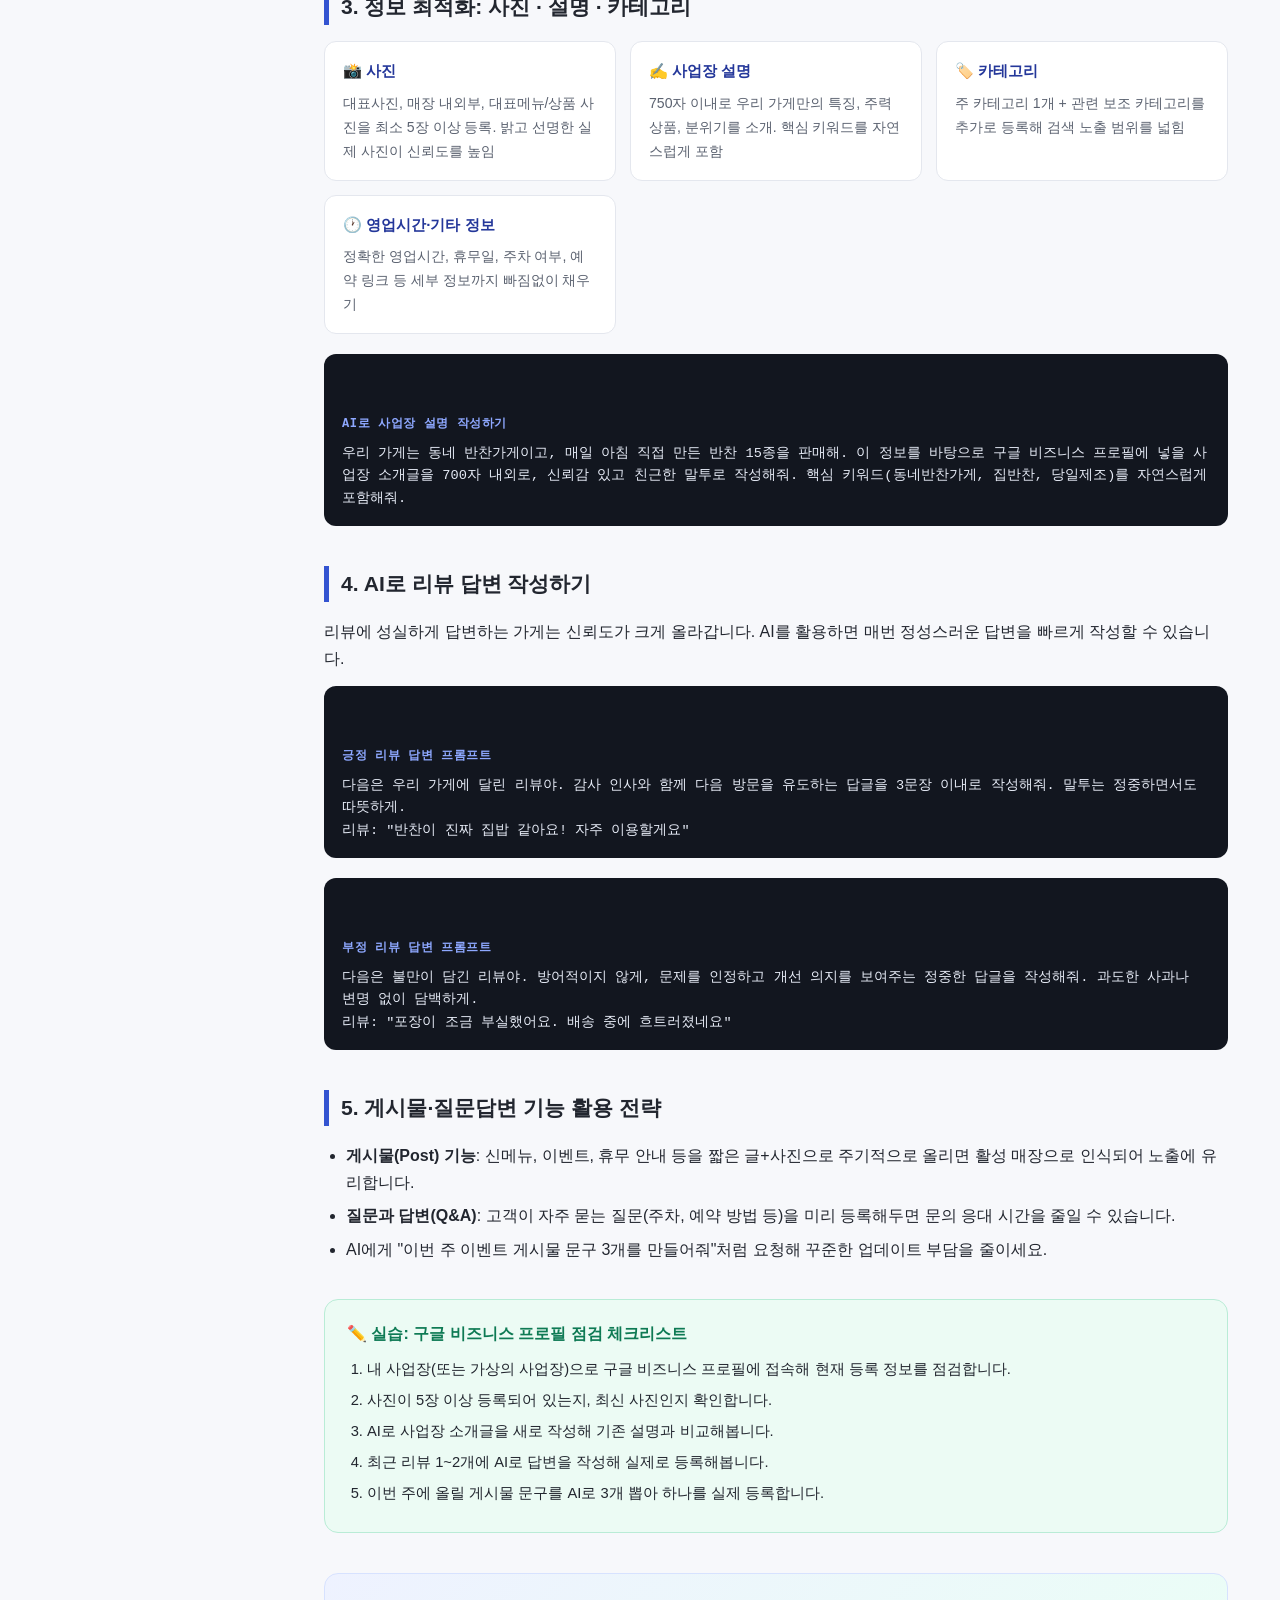
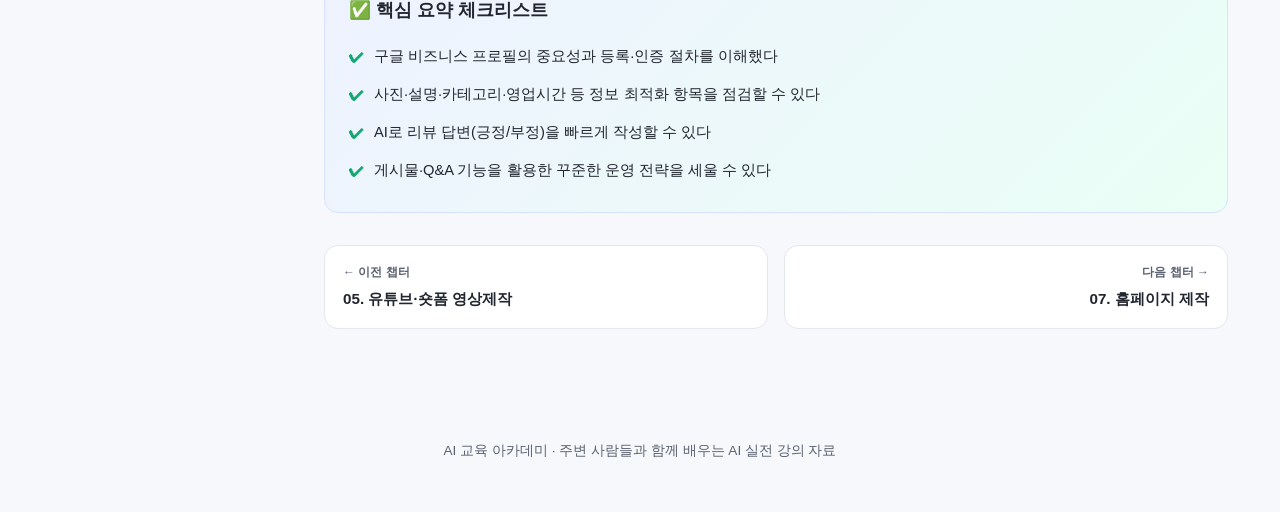
<file: chapters/06-google-business-profile.html>
<!DOCTYPE html>
<html lang="ko">
<head>
<meta charset="UTF-8">
<meta name="viewport" content="width=device-width, initial-scale=1.0">
<title>6장. 구글 비즈니스 프로필 꾸미기 | AI 교육 아카데미</title>
<meta name="description" content="구글 비즈니스 프로필 등록·인증, 정보 최적화, AI 리뷰 답변 작성, 게시물 활용 전략을 배웁니다.">
<link rel="stylesheet" href="../assets/css/style.css">
</head>
<body data-page="06">

<header class="site-header">
  <a class="brand" href="../index.html"><span class="logo-badge">AI</span> AI 교육 아카데미</a>
  <div class="header-actions">
    <a class="header-home-link" href="../index.html">전체 목차</a>
    <button class="hamburger" id="hamburger" aria-label="메뉴 열기"><span></span><span></span><span></span></button>
  </div>
</header>

<div class="sidebar-overlay" id="sidebar-overlay"></div>

<div class="layout">
  <nav id="sidebar" aria-label="챕터 목차"></nav>

  <main>
    <div class="chapter-header">
      <span class="chapter-eyebrow">Chapter 06 · 소상공인 필수</span>
      <h1>구글 비즈니스 프로필 꾸미기</h1>
      <p class="chapter-subtitle">
        "가게 이름 + 지역"으로 구글에 검색했을 때 지도와 함께 뜨는 정보, 다들 한 번쯤 보셨을 겁니다.
        바로 구글 비즈니스 프로필(Google Business Profile)입니다. 무료로 등록하고 AI로 손쉽게 관리하는 법을 배워봅시다.
      </p>
      <div class="goal-box">
        <h2>🎯 이번 챕터 학습목표</h2>
        <ul>
          <li>구글 비즈니스 프로필이 왜 중요한지 이해한다</li>
          <li>등록과 소유주 인증 절차를 알고 직접 따라할 수 있다</li>
          <li>사진·설명·카테고리 등 정보를 최적화할 수 있다</li>
          <li>AI로 리뷰 답변을 작성하고 게시물을 꾸준히 운영할 수 있다</li>
        </ul>
      </div>

      <div class="instructor-box">
        <div class="instructor-avatar"><img src="../assets/img/kim-miso-instructor.png" alt="AI강사 김미소"></div>
        <div class="instructor-speech">
          <div class="instructor-name">김미소 <span class="role">· AI교육 전문가</span></div>
          <p>내 가게가 지도에서 더 눈에 띄길 원하시나요? 사진 한 장, 소개글 한 줄로도 인상이 확 달라집니다. 같이 꾸며봐요!</p>
        </div>
      </div>
    </div>

    <section class="content-section">
      <video class="section-video" src="../assets/video/GBP와 홈페이지제작.mp4" controls preload="metadata"></video>
      <h2>1. 구글 비즈니스 프로필이 왜 중요할까?</h2>
      <p>
        구글 지도, 구글 검색에서 내 가게·사업장 정보가 뜨는 것이 바로 구글 비즈니스 프로필입니다.
        완전 무료로 운영할 수 있으면서도, 잠재 고객이 <strong>가게 이름을 검색하는 바로 그 순간</strong> 눈에 띄기 때문에
        효과가 매우 큰 마케팅 채널입니다.
      </p>
      <ul>
        <li>영업시간, 위치, 전화번호를 정확히 안내해 헛걸음 문의를 줄여줌</li>
        <li>사진과 리뷰가 신뢰도를 높여 방문 결정에 직접적인 영향을 줌</li>
        <li>지도 검색 결과 상단 노출 시 별도 광고비 없이 신규 고객 유입 가능</li>
      </ul>
    </section>

    <section class="content-section">
      <h2>2. 등록과 소유주 인증 절차</h2>
      <ol>
        <li>구글 계정으로 로그인 후 "Google 비즈니스 프로필 관리" 페이지에 접속합니다.</li>
        <li>사업장 이름, 업종(카테고리), 주소를 입력합니다. (매장이 없는 서비스업은 방문 지역만 설정 가능)</li>
        <li>전화번호, 홈페이지 주소 등 연락 정보를 입력합니다.</li>
        <li>소유주 인증을 진행합니다. 보통 <strong>우편엽서, 전화, 이메일, 영상통화</strong> 등의 방법 중 선택할 수 있으며, 실제 사업장 소유자임을 확인하는 절차입니다.</li>
        <li>인증이 완료되면 정보가 구글 지도·검색에 정식으로 노출됩니다.</li>
      </ol>
      <div class="note-box">
        <strong>⚠️ 주의:</strong> 인증 방법과 화면 구성은 시점과 지역에 따라 조금씩 달라질 수 있습니다.
        진행 중 막히는 부분이 있다면 구글 고객센터 도움말을 함께 참고하세요.
      </div>
    </section>

    <section class="content-section">
      <h2>3. 정보 최적화: 사진 · 설명 · 카테고리</h2>
      <div class="compare-grid">
        <div class="compare-card">
          <h4>📸 사진</h4>
          <p>대표사진, 매장 내외부, 대표메뉴/상품 사진을 최소 5장 이상 등록. 밝고 선명한 실제 사진이 신뢰도를 높임</p>
        </div>
        <div class="compare-card">
          <h4>✍️ 사업장 설명</h4>
          <p>750자 이내로 우리 가게만의 특징, 주력 상품, 분위기를 소개. 핵심 키워드를 자연스럽게 포함</p>
        </div>
        <div class="compare-card">
          <h4>🏷️ 카테고리</h4>
          <p>주 카테고리 1개 + 관련 보조 카테고리를 추가로 등록해 검색 노출 범위를 넓힘</p>
        </div>
        <div class="compare-card">
          <h4>🕐 영업시간·기타 정보</h4>
          <p>정확한 영업시간, 휴무일, 주차 여부, 예약 링크 등 세부 정보까지 빠짐없이 채우기</p>
        </div>
      </div>
      <div class="prompt-box">
        <span class="label">AI로 사업장 설명 작성하기</span>우리 가게는 동네 반찬가게이고, 매일 아침 직접 만든 반찬 15종을 판매해. 이 정보를 바탕으로 구글 비즈니스 프로필에 넣을 사업장 소개글을 700자 내외로, 신뢰감 있고 친근한 말투로 작성해줘. 핵심 키워드(동네반찬가게, 집반찬, 당일제조)를 자연스럽게 포함해줘.</div>
    </section>

    <section class="content-section">
      <h2>4. AI로 리뷰 답변 작성하기</h2>
      <p>리뷰에 성실하게 답변하는 가게는 신뢰도가 크게 올라갑니다. AI를 활용하면 매번 정성스러운 답변을 빠르게 작성할 수 있습니다.</p>
      <div class="prompt-box">
        <span class="label">긍정 리뷰 답변 프롬프트</span>다음은 우리 가게에 달린 리뷰야. 감사 인사와 함께 다음 방문을 유도하는 답글을 3문장 이내로 작성해줘. 말투는 정중하면서도 따뜻하게.
리뷰: "반찬이 진짜 집밥 같아요! 자주 이용할게요"</div>
      <div class="prompt-box">
        <span class="label">부정 리뷰 답변 프롬프트</span>다음은 불만이 담긴 리뷰야. 방어적이지 않게, 문제를 인정하고 개선 의지를 보여주는 정중한 답글을 작성해줘. 과도한 사과나 변명 없이 담백하게.
리뷰: "포장이 조금 부실했어요. 배송 중에 흐트러졌네요"</div>
    </section>

    <section class="content-section">
      <h2>5. 게시물·질문답변 기능 활용 전략</h2>
      <ul>
        <li><strong>게시물(Post) 기능</strong>: 신메뉴, 이벤트, 휴무 안내 등을 짧은 글+사진으로 주기적으로 올리면 활성 매장으로 인식되어 노출에 유리합니다.</li>
        <li><strong>질문과 답변(Q&amp;A)</strong>: 고객이 자주 묻는 질문(주차, 예약 방법 등)을 미리 등록해두면 문의 응대 시간을 줄일 수 있습니다.</li>
        <li>AI에게 "이번 주 이벤트 게시물 문구 3개를 만들어줘"처럼 요청해 꾸준한 업데이트 부담을 줄이세요.</li>
      </ul>
    </section>

    <div class="practice-box">
      <h3>✏️ 실습: 구글 비즈니스 프로필 점검 체크리스트</h3>
      <ol>
        <li>내 사업장(또는 가상의 사업장)으로 구글 비즈니스 프로필에 접속해 현재 등록 정보를 점검합니다.</li>
        <li>사진이 5장 이상 등록되어 있는지, 최신 사진인지 확인합니다.</li>
        <li>AI로 사업장 소개글을 새로 작성해 기존 설명과 비교해봅니다.</li>
        <li>최근 리뷰 1~2개에 AI로 답변을 작성해 실제로 등록해봅니다.</li>
        <li>이번 주에 올릴 게시물 문구를 AI로 3개 뽑아 하나를 실제 등록합니다.</li>
      </ol>
    </div>

    <div class="summary-box">
      <h2>✅ 핵심 요약 체크리스트</h2>
      <ul class="checklist">
        <li>구글 비즈니스 프로필의 중요성과 등록·인증 절차를 이해했다</li>
        <li>사진·설명·카테고리·영업시간 등 정보 최적화 항목을 점검할 수 있다</li>
        <li>AI로 리뷰 답변(긍정/부정)을 빠르게 작성할 수 있다</li>
        <li>게시물·Q&amp;A 기능을 활용한 꾸준한 운영 전략을 세울 수 있다</li>
      </ul>
    </div>

    <div id="chapter-pager"></div>
  </main>
</div>

<footer class="site-footer">
  AI 교육 아카데미 · 주변 사람들과 함께 배우는 AI 실전 강의 자료
</footer>

<script src="../assets/js/nav.js"></script>
</body>
</html>
</file>
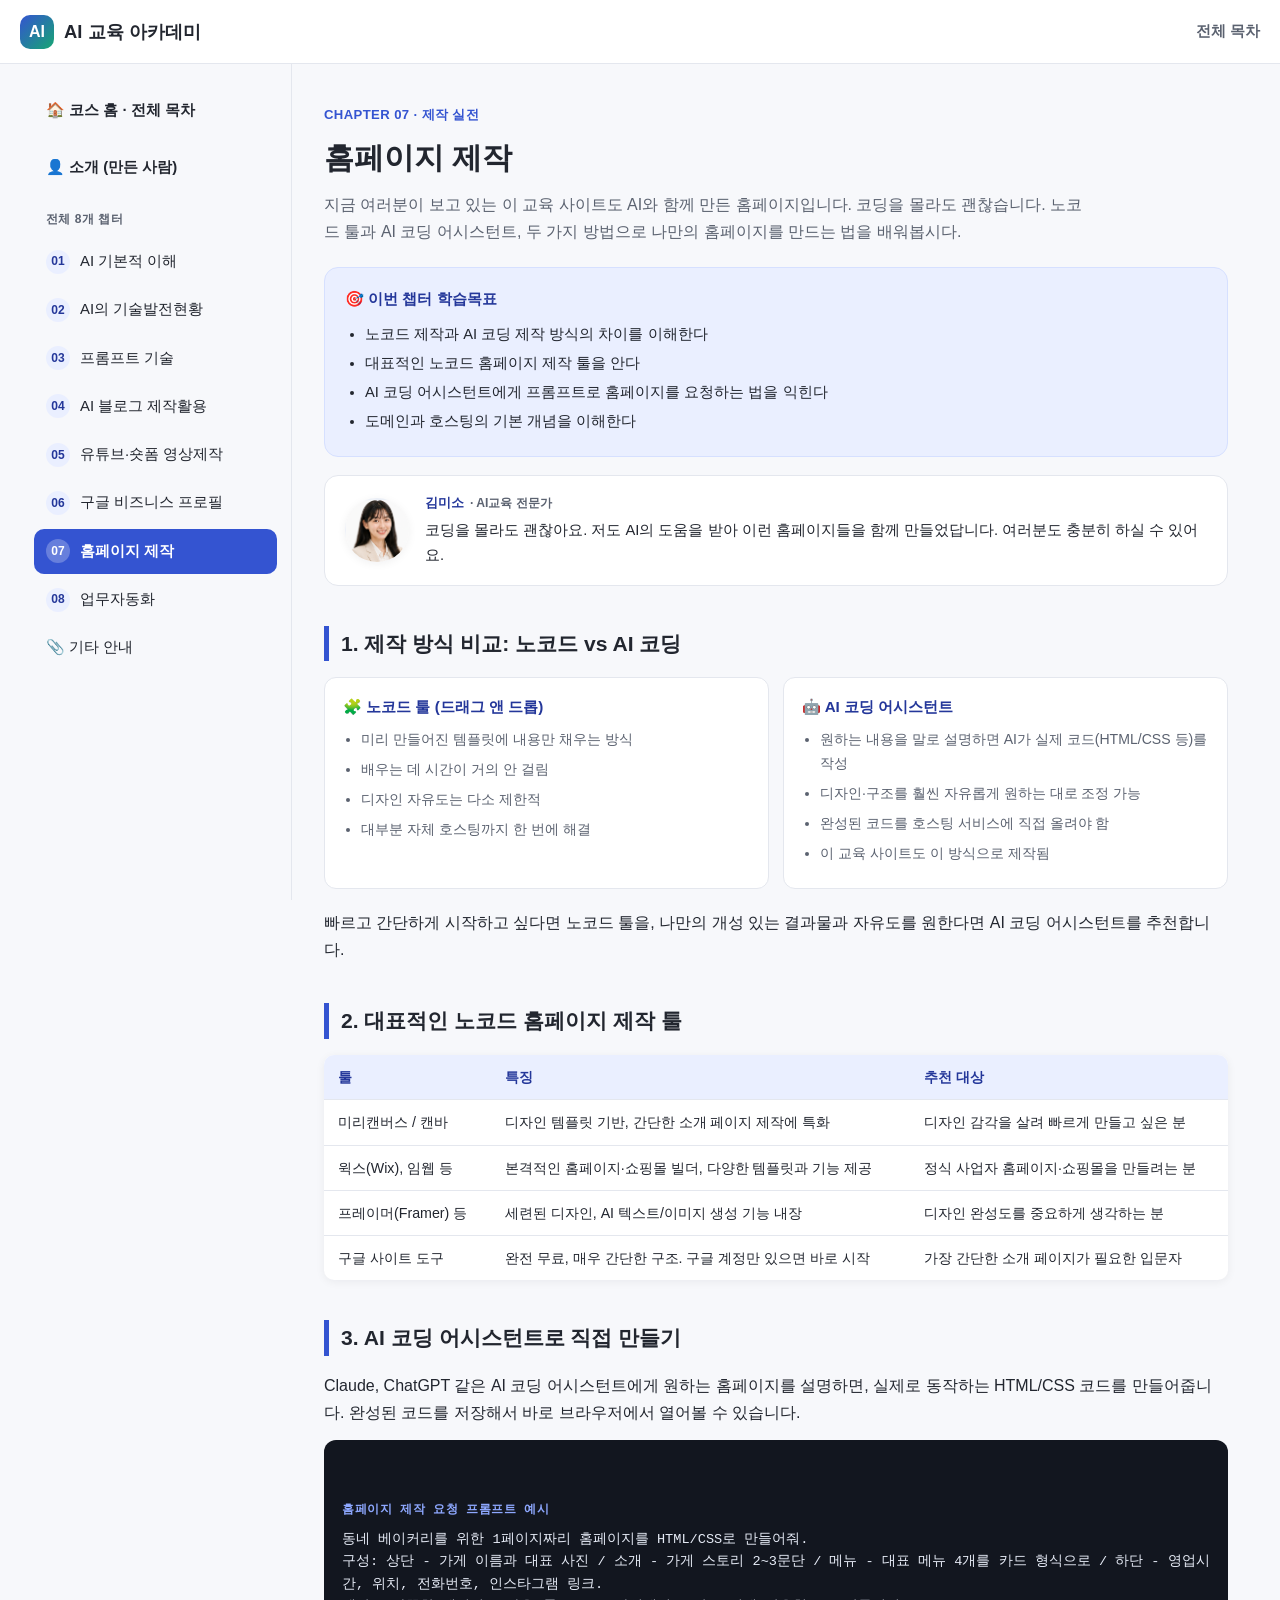
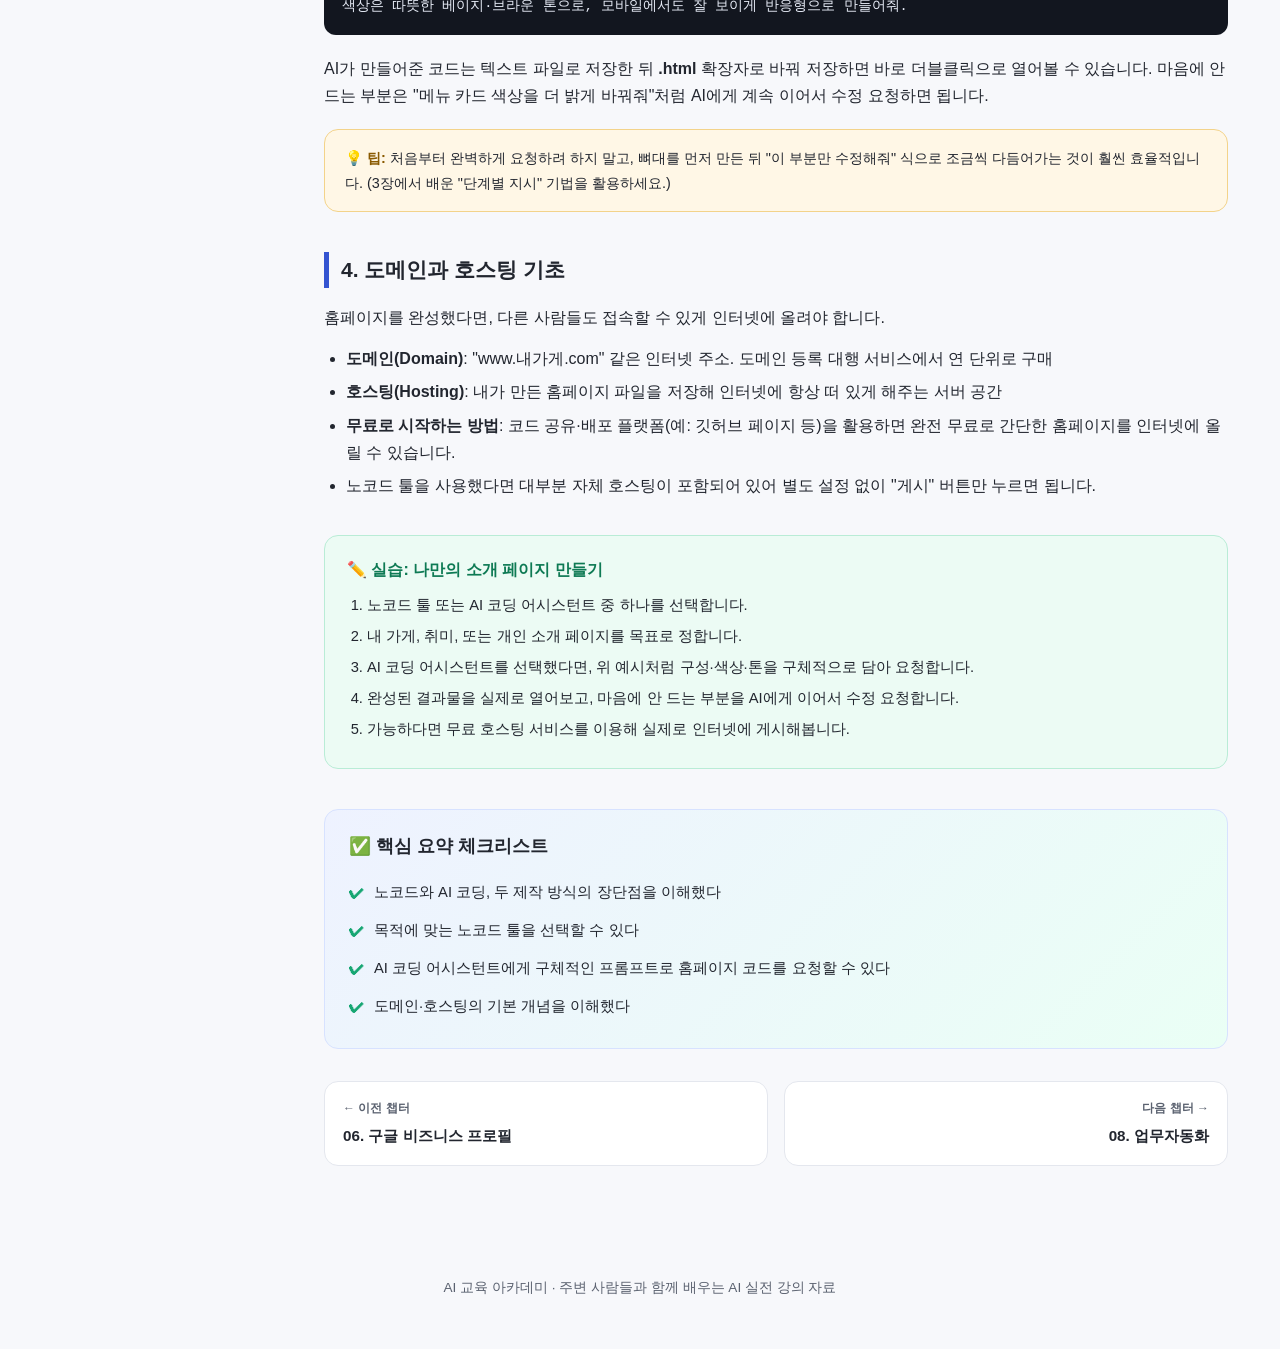
<file: chapters/07-homepage-building.html>
<!DOCTYPE html>
<html lang="ko">
<head>
<meta charset="UTF-8">
<meta name="viewport" content="width=device-width, initial-scale=1.0">
<title>7장. 홈페이지 제작 | AI 교육 아카데미</title>
<meta name="description" content="노코드 툴과 AI 코딩 어시스턴트를 활용해 코딩 없이 홈페이지를 만드는 방법, 도메인·호스팅 기초를 배웁니다.">
<link rel="stylesheet" href="../assets/css/style.css">
</head>
<body data-page="07">

<header class="site-header">
  <a class="brand" href="../index.html"><span class="logo-badge">AI</span> AI 교육 아카데미</a>
  <div class="header-actions">
    <a class="header-home-link" href="../index.html">전체 목차</a>
    <button class="hamburger" id="hamburger" aria-label="메뉴 열기"><span></span><span></span><span></span></button>
  </div>
</header>

<div class="sidebar-overlay" id="sidebar-overlay"></div>

<div class="layout">
  <nav id="sidebar" aria-label="챕터 목차"></nav>

  <main>
    <div class="chapter-header">
      <span class="chapter-eyebrow">Chapter 07 · 제작 실전</span>
      <h1>홈페이지 제작</h1>
      <p class="chapter-subtitle">
        지금 여러분이 보고 있는 이 교육 사이트도 AI와 함께 만든 홈페이지입니다. 코딩을 몰라도
        괜찮습니다. 노코드 툴과 AI 코딩 어시스턴트, 두 가지 방법으로 나만의 홈페이지를 만드는 법을 배워봅시다.
      </p>
      <div class="goal-box">
        <h2>🎯 이번 챕터 학습목표</h2>
        <ul>
          <li>노코드 제작과 AI 코딩 제작 방식의 차이를 이해한다</li>
          <li>대표적인 노코드 홈페이지 제작 툴을 안다</li>
          <li>AI 코딩 어시스턴트에게 프롬프트로 홈페이지를 요청하는 법을 익힌다</li>
          <li>도메인과 호스팅의 기본 개념을 이해한다</li>
        </ul>
      </div>

      <div class="instructor-box">
        <div class="instructor-avatar"><img src="../assets/img/kim-miso-instructor.png" alt="AI강사 김미소"></div>
        <div class="instructor-speech">
          <div class="instructor-name">김미소 <span class="role">· AI교육 전문가</span></div>
          <p>코딩을 몰라도 괜찮아요. 저도 AI의 도움을 받아 이런 홈페이지들을 함께 만들었답니다. 여러분도 충분히 하실 수 있어요.</p>
        </div>
      </div>
    </div>

    <section class="content-section">
      <h2>1. 제작 방식 비교: 노코드 vs AI 코딩</h2>
      <div class="compare-grid">
        <div class="compare-card">
          <h4>🧩 노코드 툴 (드래그 앤 드롭)</h4>
          <ul>
            <li>미리 만들어진 템플릿에 내용만 채우는 방식</li>
            <li>배우는 데 시간이 거의 안 걸림</li>
            <li>디자인 자유도는 다소 제한적</li>
            <li>대부분 자체 호스팅까지 한 번에 해결</li>
          </ul>
        </div>
        <div class="compare-card">
          <h4>🤖 AI 코딩 어시스턴트</h4>
          <ul>
            <li>원하는 내용을 말로 설명하면 AI가 실제 코드(HTML/CSS 등)를 작성</li>
            <li>디자인·구조를 훨씬 자유롭게 원하는 대로 조정 가능</li>
            <li>완성된 코드를 호스팅 서비스에 직접 올려야 함</li>
            <li>이 교육 사이트도 이 방식으로 제작됨</li>
          </ul>
        </div>
      </div>
      <p>빠르고 간단하게 시작하고 싶다면 노코드 툴을, 나만의 개성 있는 결과물과 자유도를 원한다면 AI 코딩 어시스턴트를 추천합니다.</p>
    </section>

    <section class="content-section">
      <h2>2. 대표적인 노코드 홈페이지 제작 툴</h2>
      <table class="data-table">
        <thead><tr><th>툴</th><th>특징</th><th>추천 대상</th></tr></thead>
        <tbody>
          <tr><td>미리캔버스 / 캔바</td><td>디자인 템플릿 기반, 간단한 소개 페이지 제작에 특화</td><td>디자인 감각을 살려 빠르게 만들고 싶은 분</td></tr>
          <tr><td>윅스(Wix), 임웹 등</td><td>본격적인 홈페이지·쇼핑몰 빌더, 다양한 템플릿과 기능 제공</td><td>정식 사업자 홈페이지·쇼핑몰을 만들려는 분</td></tr>
          <tr><td>프레이머(Framer) 등</td><td>세련된 디자인, AI 텍스트/이미지 생성 기능 내장</td><td>디자인 완성도를 중요하게 생각하는 분</td></tr>
          <tr><td>구글 사이트 도구</td><td>완전 무료, 매우 간단한 구조. 구글 계정만 있으면 바로 시작</td><td>가장 간단한 소개 페이지가 필요한 입문자</td></tr>
        </tbody>
      </table>
    </section>

    <section class="content-section">
      <h2>3. AI 코딩 어시스턴트로 직접 만들기</h2>
      <p>
        Claude, ChatGPT 같은 AI 코딩 어시스턴트에게 원하는 홈페이지를 설명하면, 실제로 동작하는
        HTML/CSS 코드를 만들어줍니다. 완성된 코드를 저장해서 바로 브라우저에서 열어볼 수 있습니다.
      </p>
      <div class="prompt-box">
        <span class="label">홈페이지 제작 요청 프롬프트 예시</span>동네 베이커리를 위한 1페이지짜리 홈페이지를 HTML/CSS로 만들어줘.
구성: 상단 - 가게 이름과 대표 사진 / 소개 - 가게 스토리 2~3문단 / 메뉴 - 대표 메뉴 4개를 카드 형식으로 / 하단 - 영업시간, 위치, 전화번호, 인스타그램 링크.
색상은 따뜻한 베이지·브라운 톤으로, 모바일에서도 잘 보이게 반응형으로 만들어줘.</div>
      <p>
        AI가 만들어준 코드는 텍스트 파일로 저장한 뒤 <strong>.html</strong> 확장자로 바꿔 저장하면 바로
        더블클릭으로 열어볼 수 있습니다. 마음에 안 드는 부분은 "메뉴 카드 색상을 더 밝게 바꿔줘"처럼
        AI에게 계속 이어서 수정 요청하면 됩니다.
      </p>
      <div class="note-box">
        <strong>💡 팁:</strong> 처음부터 완벽하게 요청하려 하지 말고, 뼈대를 먼저 만든 뒤 "이 부분만 수정해줘"
        식으로 조금씩 다듬어가는 것이 훨씬 효율적입니다. (3장에서 배운 "단계별 지시" 기법을 활용하세요.)
      </div>
    </section>

    <section class="content-section">
      <h2>4. 도메인과 호스팅 기초</h2>
      <p>홈페이지를 완성했다면, 다른 사람들도 접속할 수 있게 인터넷에 올려야 합니다.</p>
      <ul>
        <li><strong>도메인(Domain)</strong>: "www.내가게.com" 같은 인터넷 주소. 도메인 등록 대행 서비스에서 연 단위로 구매</li>
        <li><strong>호스팅(Hosting)</strong>: 내가 만든 홈페이지 파일을 저장해 인터넷에 항상 떠 있게 해주는 서버 공간</li>
        <li><strong>무료로 시작하는 방법</strong>: 코드 공유·배포 플랫폼(예: 깃허브 페이지 등)을 활용하면 완전 무료로 간단한 홈페이지를 인터넷에 올릴 수 있습니다.</li>
        <li>노코드 툴을 사용했다면 대부분 자체 호스팅이 포함되어 있어 별도 설정 없이 "게시" 버튼만 누르면 됩니다.</li>
      </ul>
    </section>

    <div class="practice-box">
      <h3>✏️ 실습: 나만의 소개 페이지 만들기</h3>
      <ol>
        <li>노코드 툴 또는 AI 코딩 어시스턴트 중 하나를 선택합니다.</li>
        <li>내 가게, 취미, 또는 개인 소개 페이지를 목표로 정합니다.</li>
        <li>AI 코딩 어시스턴트를 선택했다면, 위 예시처럼 구성·색상·톤을 구체적으로 담아 요청합니다.</li>
        <li>완성된 결과물을 실제로 열어보고, 마음에 안 드는 부분을 AI에게 이어서 수정 요청합니다.</li>
        <li>가능하다면 무료 호스팅 서비스를 이용해 실제로 인터넷에 게시해봅니다.</li>
      </ol>
    </div>

    <div class="summary-box">
      <h2>✅ 핵심 요약 체크리스트</h2>
      <ul class="checklist">
        <li>노코드와 AI 코딩, 두 제작 방식의 장단점을 이해했다</li>
        <li>목적에 맞는 노코드 툴을 선택할 수 있다</li>
        <li>AI 코딩 어시스턴트에게 구체적인 프롬프트로 홈페이지 코드를 요청할 수 있다</li>
        <li>도메인·호스팅의 기본 개념을 이해했다</li>
      </ul>
    </div>

    <div id="chapter-pager"></div>
  </main>
</div>

<footer class="site-footer">
  AI 교육 아카데미 · 주변 사람들과 함께 배우는 AI 실전 강의 자료
</footer>

<script src="../assets/js/nav.js"></script>
</body>
</html>
</file>
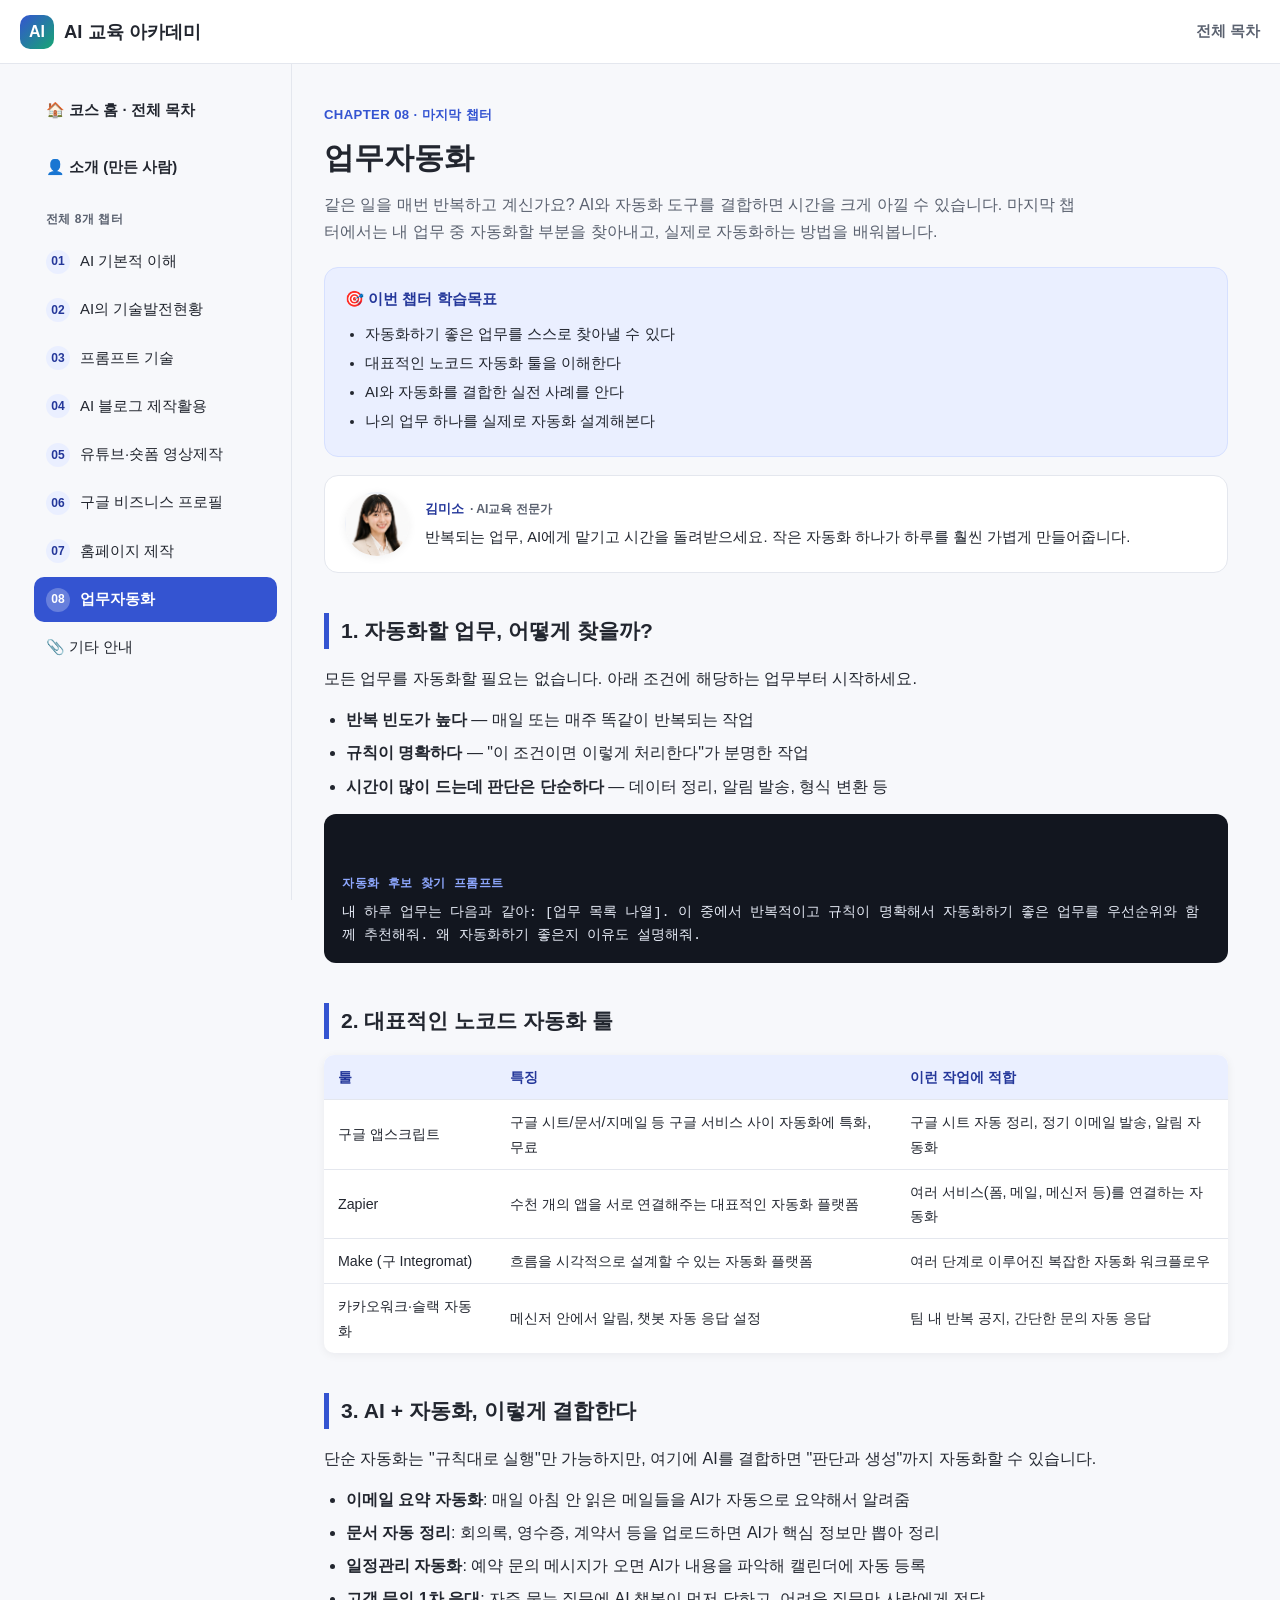
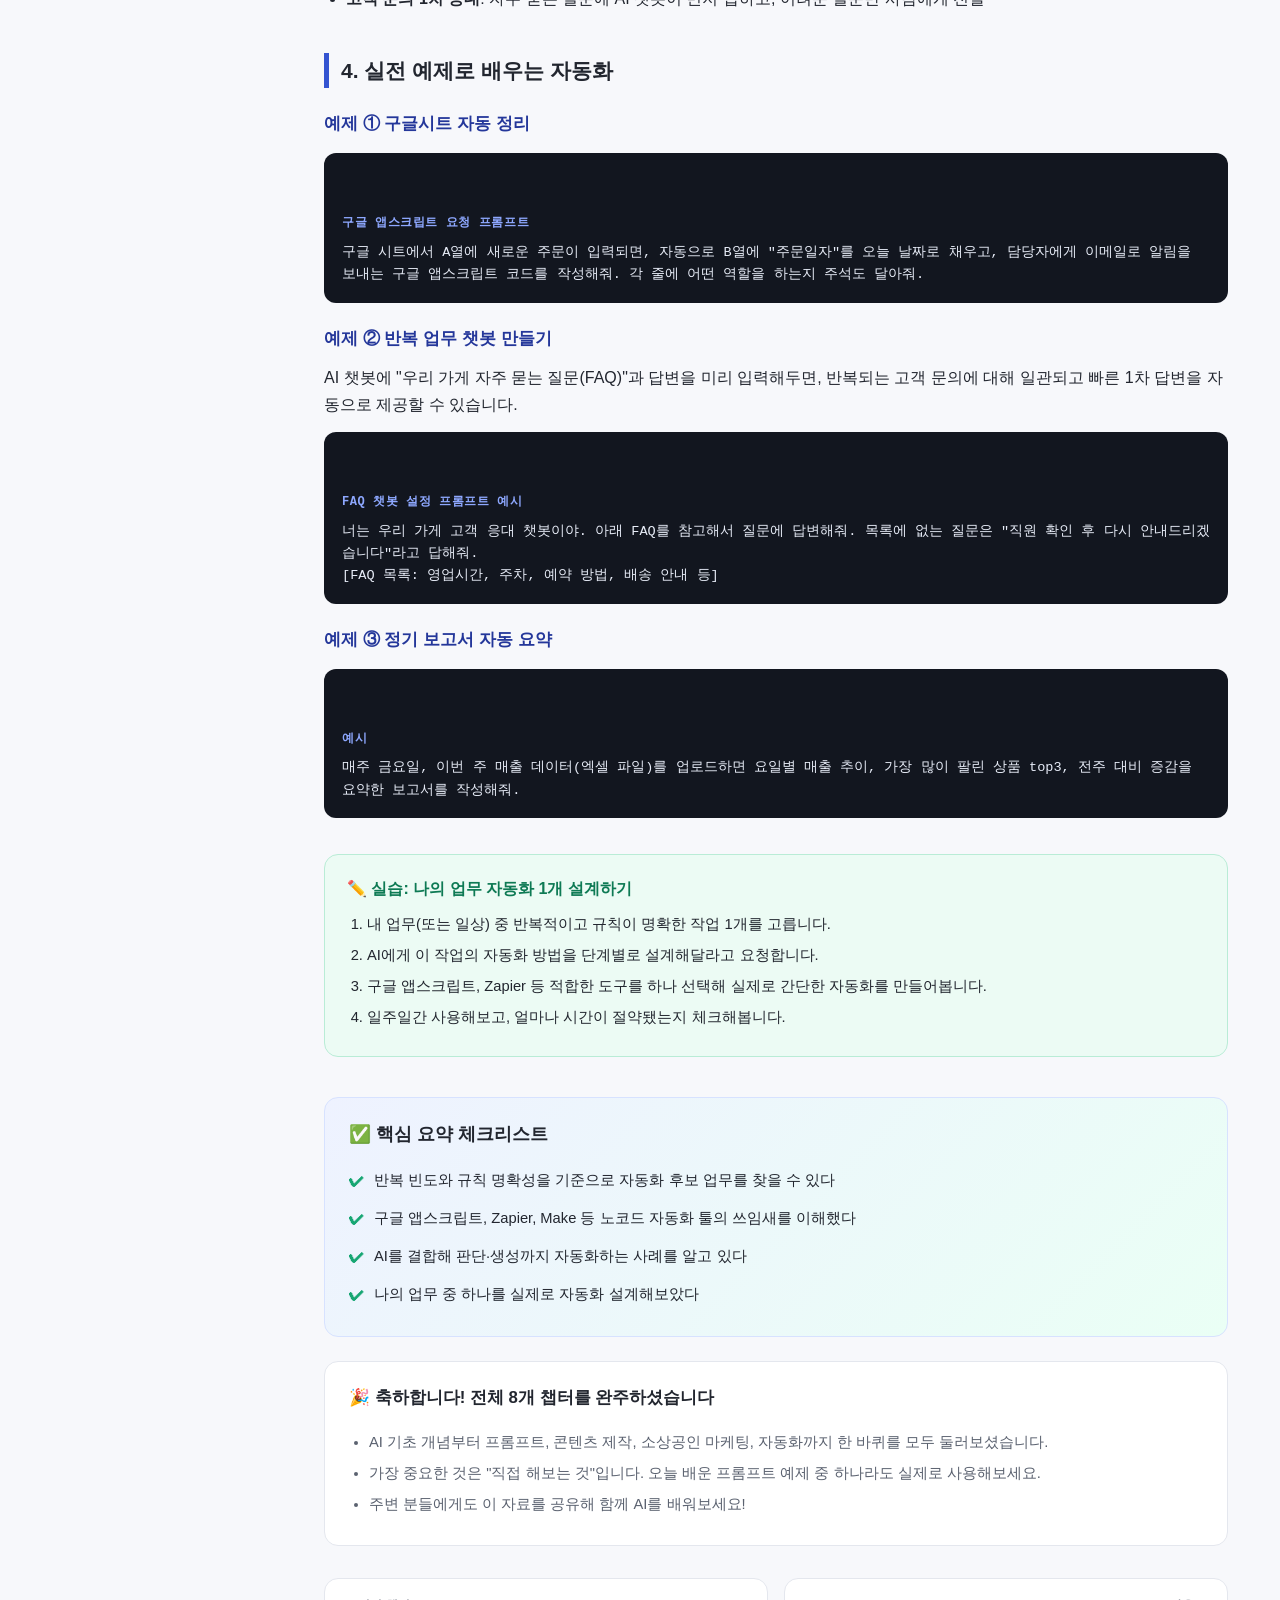
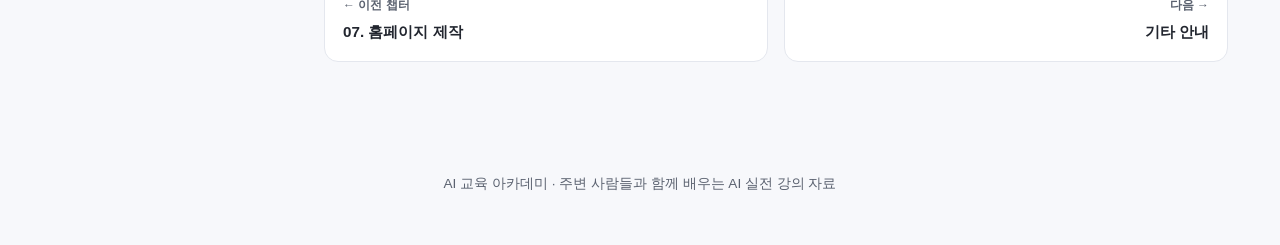
<file: chapters/08-work-automation.html>
<!DOCTYPE html>
<html lang="ko">
<head>
<meta charset="UTF-8">
<meta name="viewport" content="width=device-width, initial-scale=1.0">
<title>8장. 업무자동화 | AI 교육 아카데미</title>
<meta name="description" content="자동화 대상 업무 찾는 법, 노코드 자동화 툴, AI+자동화 결합 사례와 실전 예제를 배웁니다.">
<link rel="stylesheet" href="../assets/css/style.css">
</head>
<body data-page="08">

<header class="site-header">
  <a class="brand" href="../index.html"><span class="logo-badge">AI</span> AI 교육 아카데미</a>
  <div class="header-actions">
    <a class="header-home-link" href="../index.html">전체 목차</a>
    <button class="hamburger" id="hamburger" aria-label="메뉴 열기"><span></span><span></span><span></span></button>
  </div>
</header>

<div class="sidebar-overlay" id="sidebar-overlay"></div>

<div class="layout">
  <nav id="sidebar" aria-label="챕터 목차"></nav>

  <main>
    <div class="chapter-header">
      <span class="chapter-eyebrow">Chapter 08 · 마지막 챕터</span>
      <h1>업무자동화</h1>
      <p class="chapter-subtitle">
        같은 일을 매번 반복하고 계신가요? AI와 자동화 도구를 결합하면 시간을 크게 아낄 수 있습니다.
        마지막 챕터에서는 내 업무 중 자동화할 부분을 찾아내고, 실제로 자동화하는 방법을 배워봅니다.
      </p>
      <div class="goal-box">
        <h2>🎯 이번 챕터 학습목표</h2>
        <ul>
          <li>자동화하기 좋은 업무를 스스로 찾아낼 수 있다</li>
          <li>대표적인 노코드 자동화 툴을 이해한다</li>
          <li>AI와 자동화를 결합한 실전 사례를 안다</li>
          <li>나의 업무 하나를 실제로 자동화 설계해본다</li>
        </ul>
      </div>

      <div class="instructor-box">
        <div class="instructor-avatar"><img src="../assets/img/kim-miso-instructor.png" alt="AI강사 김미소"></div>
        <div class="instructor-speech">
          <div class="instructor-name">김미소 <span class="role">· AI교육 전문가</span></div>
          <p>반복되는 업무, AI에게 맡기고 시간을 돌려받으세요. 작은 자동화 하나가 하루를 훨씬 가볍게 만들어줍니다.</p>
        </div>
      </div>
    </div>

    <section class="content-section">
      <h2>1. 자동화할 업무, 어떻게 찾을까?</h2>
      <p>모든 업무를 자동화할 필요는 없습니다. 아래 조건에 해당하는 업무부터 시작하세요.</p>
      <ul>
        <li><strong>반복 빈도가 높다</strong> — 매일 또는 매주 똑같이 반복되는 작업</li>
        <li><strong>규칙이 명확하다</strong> — "이 조건이면 이렇게 처리한다"가 분명한 작업</li>
        <li><strong>시간이 많이 드는데 판단은 단순하다</strong> — 데이터 정리, 알림 발송, 형식 변환 등</li>
      </ul>
      <div class="prompt-box">
        <span class="label">자동화 후보 찾기 프롬프트</span>내 하루 업무는 다음과 같아: [업무 목록 나열]. 이 중에서 반복적이고 규칙이 명확해서 자동화하기 좋은 업무를 우선순위와 함께 추천해줘. 왜 자동화하기 좋은지 이유도 설명해줘.</div>
    </section>

    <section class="content-section">
      <h2>2. 대표적인 노코드 자동화 툴</h2>
      <table class="data-table">
        <thead><tr><th>툴</th><th>특징</th><th>이런 작업에 적합</th></tr></thead>
        <tbody>
          <tr><td>구글 앱스크립트</td><td>구글 시트/문서/지메일 등 구글 서비스 사이 자동화에 특화, 무료</td><td>구글 시트 자동 정리, 정기 이메일 발송, 알림 자동화</td></tr>
          <tr><td>Zapier</td><td>수천 개의 앱을 서로 연결해주는 대표적인 자동화 플랫폼</td><td>여러 서비스(폼, 메일, 메신저 등)를 연결하는 자동화</td></tr>
          <tr><td>Make (구 Integromat)</td><td>흐름을 시각적으로 설계할 수 있는 자동화 플랫폼</td><td>여러 단계로 이루어진 복잡한 자동화 워크플로우</td></tr>
          <tr><td>카카오워크·슬랙 자동화</td><td>메신저 안에서 알림, 챗봇 자동 응답 설정</td><td>팀 내 반복 공지, 간단한 문의 자동 응답</td></tr>
        </tbody>
      </table>
    </section>

    <section class="content-section">
      <h2>3. AI + 자동화, 이렇게 결합한다</h2>
      <p>단순 자동화는 "규칙대로 실행"만 가능하지만, 여기에 AI를 결합하면 "판단과 생성"까지 자동화할 수 있습니다.</p>
      <ul>
        <li><strong>이메일 요약 자동화</strong>: 매일 아침 안 읽은 메일들을 AI가 자동으로 요약해서 알려줌</li>
        <li><strong>문서 자동 정리</strong>: 회의록, 영수증, 계약서 등을 업로드하면 AI가 핵심 정보만 뽑아 정리</li>
        <li><strong>일정관리 자동화</strong>: 예약 문의 메시지가 오면 AI가 내용을 파악해 캘린더에 자동 등록</li>
        <li><strong>고객 문의 1차 응대</strong>: 자주 묻는 질문에 AI 챗봇이 먼저 답하고, 어려운 질문만 사람에게 전달</li>
      </ul>
    </section>

    <section class="content-section">
      <h2>4. 실전 예제로 배우는 자동화</h2>

      <h3>예제 ① 구글시트 자동 정리</h3>
      <div class="prompt-box">
        <span class="label">구글 앱스크립트 요청 프롬프트</span>구글 시트에서 A열에 새로운 주문이 입력되면, 자동으로 B열에 "주문일자"를 오늘 날짜로 채우고, 담당자에게 이메일로 알림을 보내는 구글 앱스크립트 코드를 작성해줘. 각 줄에 어떤 역할을 하는지 주석도 달아줘.</div>

      <h3>예제 ② 반복 업무 챗봇 만들기</h3>
      <p>
        AI 챗봇에 "우리 가게 자주 묻는 질문(FAQ)"과 답변을 미리 입력해두면, 반복되는 고객 문의에 대해
        일관되고 빠른 1차 답변을 자동으로 제공할 수 있습니다.
      </p>
      <div class="prompt-box">
        <span class="label">FAQ 챗봇 설정 프롬프트 예시</span>너는 우리 가게 고객 응대 챗봇이야. 아래 FAQ를 참고해서 질문에 답변해줘. 목록에 없는 질문은 "직원 확인 후 다시 안내드리겠습니다"라고 답해줘.
[FAQ 목록: 영업시간, 주차, 예약 방법, 배송 안내 등]</div>

      <h3>예제 ③ 정기 보고서 자동 요약</h3>
      <div class="prompt-box">
        <span class="label">예시</span>매주 금요일, 이번 주 매출 데이터(엑셀 파일)를 업로드하면 요일별 매출 추이, 가장 많이 팔린 상품 top3, 전주 대비 증감을 요약한 보고서를 작성해줘.</div>
    </section>

    <div class="practice-box">
      <h3>✏️ 실습: 나의 업무 자동화 1개 설계하기</h3>
      <ol>
        <li>내 업무(또는 일상) 중 반복적이고 규칙이 명확한 작업 1개를 고릅니다.</li>
        <li>AI에게 이 작업의 자동화 방법을 단계별로 설계해달라고 요청합니다.</li>
        <li>구글 앱스크립트, Zapier 등 적합한 도구를 하나 선택해 실제로 간단한 자동화를 만들어봅니다.</li>
        <li>일주일간 사용해보고, 얼마나 시간이 절약됐는지 체크해봅니다.</li>
      </ol>
    </div>

    <div class="summary-box">
      <h2>✅ 핵심 요약 체크리스트</h2>
      <ul class="checklist">
        <li>반복 빈도와 규칙 명확성을 기준으로 자동화 후보 업무를 찾을 수 있다</li>
        <li>구글 앱스크립트, Zapier, Make 등 노코드 자동화 툴의 쓰임새를 이해했다</li>
        <li>AI를 결합해 판단·생성까지 자동화하는 사례를 알고 있다</li>
        <li>나의 업무 중 하나를 실제로 자동화 설계해보았다</li>
      </ul>
    </div>

    <div class="info-box">
      <h3>🎉 축하합니다! 전체 8개 챕터를 완주하셨습니다</h3>
      <ul>
        <li>AI 기초 개념부터 프롬프트, 콘텐츠 제작, 소상공인 마케팅, 자동화까지 한 바퀴를 모두 둘러보셨습니다.</li>
        <li>가장 중요한 것은 "직접 해보는 것"입니다. 오늘 배운 프롬프트 예제 중 하나라도 실제로 사용해보세요.</li>
        <li>주변 분들에게도 이 자료를 공유해 함께 AI를 배워보세요!</li>
      </ul>
    </div>

    <div id="chapter-pager"></div>
  </main>
</div>

<footer class="site-footer">
  AI 교육 아카데미 · 주변 사람들과 함께 배우는 AI 실전 강의 자료
</footer>

<script src="../assets/js/nav.js"></script>
</body>
</html>
</file>
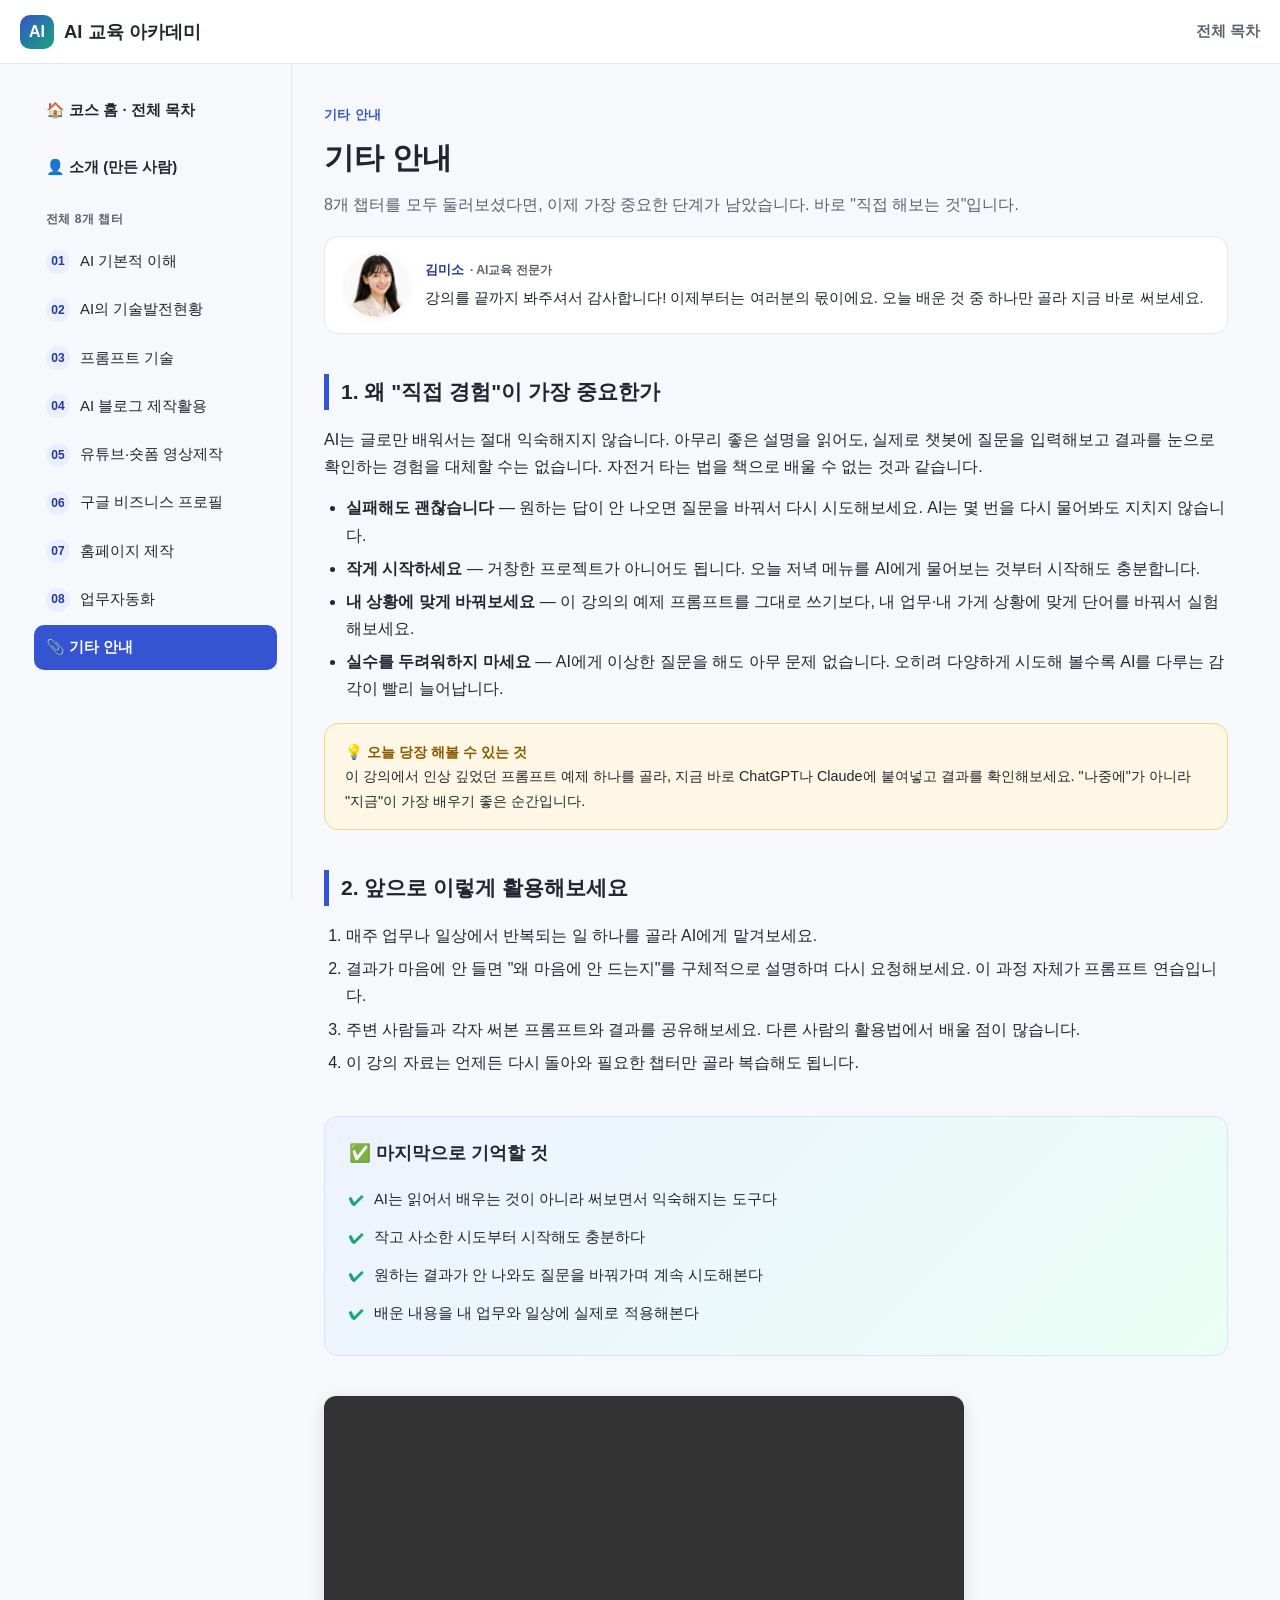
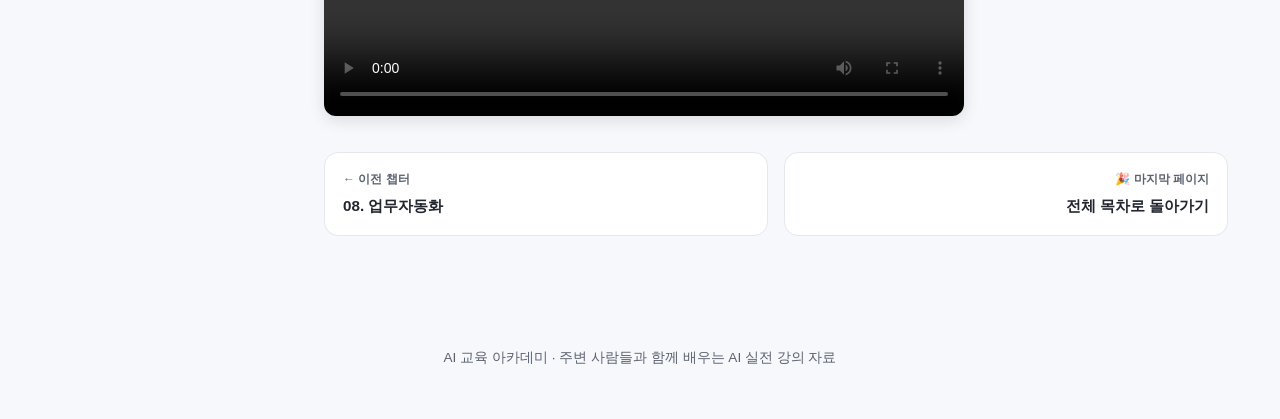
<file: chapters/09-extra-info.html>
<!DOCTYPE html>
<html lang="ko">
<head>
<meta charset="UTF-8">
<meta name="viewport" content="width=device-width, initial-scale=1.0">
<title>기타 안내 | AI 교육 아카데미</title>
<meta name="description" content="8개 챕터를 마친 뒤, AI를 진짜 내 것으로 만드는 방법 — 직접 경험해보는 것의 중요성을 안내합니다.">
<link rel="stylesheet" href="../assets/css/style.css">
</head>
<body data-page="extra">

<header class="site-header">
  <a class="brand" href="../index.html"><span class="logo-badge">AI</span> AI 교육 아카데미</a>
  <div class="header-actions">
    <a class="header-home-link" href="../index.html">전체 목차</a>
    <button class="hamburger" id="hamburger" aria-label="메뉴 열기"><span></span><span></span><span></span></button>
  </div>
</header>

<div class="sidebar-overlay" id="sidebar-overlay"></div>

<div class="layout">
  <nav id="sidebar" aria-label="챕터 목차"></nav>

  <main>
    <div class="chapter-header">
      <span class="chapter-eyebrow">기타 안내</span>
      <h1>기타 안내</h1>
      <p class="chapter-subtitle">
        8개 챕터를 모두 둘러보셨다면, 이제 가장 중요한 단계가 남았습니다. 바로 "직접 해보는 것"입니다.
      </p>

      <div class="instructor-box">
        <div class="instructor-avatar"><img src="../assets/img/kim-miso-instructor.png" alt="AI강사 김미소"></div>
        <div class="instructor-speech">
          <div class="instructor-name">김미소 <span class="role">· AI교육 전문가</span></div>
          <p>강의를 끝까지 봐주셔서 감사합니다! 이제부터는 여러분의 몫이에요. 오늘 배운 것 중 하나만 골라 지금 바로 써보세요.</p>
        </div>
      </div>
    </div>

    <section class="content-section">
      <h2>1. 왜 "직접 경험"이 가장 중요한가</h2>
      <p>
        AI는 글로만 배워서는 절대 익숙해지지 않습니다. 아무리 좋은 설명을 읽어도, 실제로 챗봇에
        질문을 입력해보고 결과를 눈으로 확인하는 경험을 대체할 수는 없습니다. 자전거 타는 법을
        책으로 배울 수 없는 것과 같습니다.
      </p>
      <ul>
        <li><strong>실패해도 괜찮습니다</strong> — 원하는 답이 안 나오면 질문을 바꿔서 다시 시도해보세요. AI는 몇 번을 다시 물어봐도 지치지 않습니다.</li>
        <li><strong>작게 시작하세요</strong> — 거창한 프로젝트가 아니어도 됩니다. 오늘 저녁 메뉴를 AI에게 물어보는 것부터 시작해도 충분합니다.</li>
        <li><strong>내 상황에 맞게 바꿔보세요</strong> — 이 강의의 예제 프롬프트를 그대로 쓰기보다, 내 업무·내 가게 상황에 맞게 단어를 바꿔서 실험해보세요.</li>
        <li><strong>실수를 두려워하지 마세요</strong> — AI에게 이상한 질문을 해도 아무 문제 없습니다. 오히려 다양하게 시도해 볼수록 AI를 다루는 감각이 빨리 늘어납니다.</li>
      </ul>
      <div class="note-box">
        <strong>💡 오늘 당장 해볼 수 있는 것</strong><br>
        이 강의에서 인상 깊었던 프롬프트 예제 하나를 골라, 지금 바로 ChatGPT나 Claude에 붙여넣고 결과를 확인해보세요.
        "나중에"가 아니라 "지금"이 가장 배우기 좋은 순간입니다.
      </div>
    </section>

    <section class="content-section">
      <h2>2. 앞으로 이렇게 활용해보세요</h2>
      <ol>
        <li>매주 업무나 일상에서 반복되는 일 하나를 골라 AI에게 맡겨보세요.</li>
        <li>결과가 마음에 안 들면 "왜 마음에 안 드는지"를 구체적으로 설명하며 다시 요청해보세요. 이 과정 자체가 프롬프트 연습입니다.</li>
        <li>주변 사람들과 각자 써본 프롬프트와 결과를 공유해보세요. 다른 사람의 활용법에서 배울 점이 많습니다.</li>
        <li>이 강의 자료는 언제든 다시 돌아와 필요한 챕터만 골라 복습해도 됩니다.</li>
      </ol>
    </section>

    <div class="summary-box">
      <h2>✅ 마지막으로 기억할 것</h2>
      <ul class="checklist">
        <li>AI는 읽어서 배우는 것이 아니라 써보면서 익숙해지는 도구다</li>
        <li>작고 사소한 시도부터 시작해도 충분하다</li>
        <li>원하는 결과가 안 나와도 질문을 바꿔가며 계속 시도해본다</li>
        <li>배운 내용을 내 업무와 일상에 실제로 적용해본다</li>
      </ul>
    </div>

    <section class="content-section">
      <video class="section-video" src="../assets/video/마무리멘트.mp4" controls preload="metadata"></video>
    </section>

    <div id="chapter-pager"></div>
  </main>
</div>

<footer class="site-footer">
  AI 교육 아카데미 · 주변 사람들과 함께 배우는 AI 실전 강의 자료
</footer>

<script src="../assets/js/nav.js"></script>
</body>
</html>
</file>
<file: assets/css/style.css>
/* =========================================================
   AI 교육 아카데미 - 공통 스타일시트
   ========================================================= */

:root {
  --color-bg: #f7f8fb;
  --color-surface: #ffffff;
  --color-border: #e4e7ee;
  --color-text: #22262f;
  --color-text-muted: #5b6270;
  --color-primary: #3454d1;
  --color-primary-dark: #24379a;
  --color-primary-light: #eaefff;
  --color-accent: #17a673;
  --color-warn-bg: #fff7e6;
  --color-warn-border: #f3d38a;
  --sidebar-width: 272px;
  --header-height: 64px;
  --radius: 14px;
  --shadow: 0 2px 10px rgba(20, 24, 40, 0.06);
  --shadow-lg: 0 12px 32px rgba(20, 24, 40, 0.12);
  font-size: 16px;
}

* { box-sizing: border-box; }

html, body {
  margin: 0;
  padding: 0;
}

body {
  font-family: "Pretendard", "Apple SD Gothic Neo", "Malgun Gothic", "Segoe UI", sans-serif;
  background: var(--color-bg);
  color: var(--color-text);
  line-height: 1.7;
  -webkit-font-smoothing: antialiased;
}

a { color: var(--color-primary); text-decoration: none; }
a:hover { text-decoration: underline; }

img { max-width: 100%; display: block; }

/* ---------- 헤더 ---------- */
.site-header {
  position: sticky;
  top: 0;
  z-index: 40;
  height: var(--header-height);
  display: flex;
  align-items: center;
  justify-content: space-between;
  padding: 0 20px;
  background: var(--color-surface);
  border-bottom: 1px solid var(--color-border);
}

.brand {
  display: flex;
  align-items: center;
  gap: 10px;
  font-weight: 800;
  font-size: 1.15rem;
  color: var(--color-text);
}

.brand:hover { text-decoration: none; }

.brand .logo-badge {
  display: inline-flex;
  align-items: center;
  justify-content: center;
  width: 34px;
  height: 34px;
  border-radius: 10px;
  background: linear-gradient(135deg, var(--color-primary), var(--color-accent));
  color: #fff;
  font-size: 1rem;
  font-weight: 900;
}

.header-actions {
  display: flex;
  align-items: center;
  gap: 14px;
}

.header-home-link {
  font-size: 0.92rem;
  color: var(--color-text-muted);
  font-weight: 600;
}

.hamburger {
  display: none;
  width: 40px;
  height: 40px;
  border-radius: 8px;
  border: 1px solid var(--color-border);
  background: var(--color-surface);
  cursor: pointer;
  align-items: center;
  justify-content: center;
  flex-direction: column;
  gap: 4px;
}

.hamburger span {
  width: 18px;
  height: 2px;
  background: var(--color-text);
  border-radius: 2px;
}

/* ---------- 레이아웃 ---------- */
.layout {
  display: flex;
  align-items: flex-start;
  max-width: 1240px;
  margin: 0 auto;
}

.sidebar-overlay {
  display: none;
  position: fixed;
  inset: 0;
  background: rgba(15, 18, 30, 0.45);
  z-index: 45;
}

.sidebar-overlay.open { display: block; }

#sidebar {
  width: var(--sidebar-width);
  flex-shrink: 0;
  position: sticky;
  top: var(--header-height);
  height: calc(100vh - var(--header-height));
  overflow-y: auto;
  padding: 24px 14px 40px;
  border-right: 1px solid var(--color-border);
}

.sidebar-section-label {
  font-size: 0.75rem;
  font-weight: 700;
  letter-spacing: 0.04em;
  color: var(--color-text-muted);
  text-transform: uppercase;
  padding: 6px 12px 10px;
}

.sidebar-nav-list {
  list-style: none;
  margin: 0;
  padding: 0;
  display: flex;
  flex-direction: column;
  gap: 3px;
}

.sidebar-nav-list a {
  display: flex;
  align-items: center;
  gap: 10px;
  padding: 10px 12px;
  border-radius: 10px;
  color: var(--color-text);
  font-size: 0.93rem;
  font-weight: 500;
}

.sidebar-nav-list a:hover {
  background: var(--color-primary-light);
  text-decoration: none;
}

.sidebar-nav-list a.active {
  background: var(--color-primary);
  color: #fff;
  font-weight: 700;
}

.sidebar-nav-list .chap-num {
  display: inline-flex;
  align-items: center;
  justify-content: center;
  width: 24px;
  height: 24px;
  border-radius: 50%;
  background: var(--color-primary-light);
  color: var(--color-primary-dark);
  font-size: 0.75rem;
  font-weight: 800;
  flex-shrink: 0;
}

.sidebar-nav-list a.active .chap-num {
  background: rgba(255,255,255,0.25);
  color: #fff;
}

.sidebar-home-link {
  display: block;
  padding: 10px 12px;
  margin-bottom: 12px;
  border-radius: 10px;
  font-weight: 700;
  font-size: 0.93rem;
  color: var(--color-text);
}

.sidebar-home-link:hover { background: var(--color-primary-light); text-decoration: none; }
.sidebar-home-link.active { background: var(--color-primary); color: #fff; }

.sidebar-close-btn {
  display: none;
}

main {
  flex: 1;
  min-width: 0;
  padding: 36px 32px 80px;
}

/* ---------- 홈 히어로 ---------- */
.hero {
  padding: 56px 40px;
  border-radius: 24px;
  background: linear-gradient(135deg, #3454d1 0%, #17a673 130%);
  color: #fff;
  margin-bottom: 40px;
}

.hero-eyebrow {
  display: inline-block;
  padding: 5px 12px;
  border-radius: 999px;
  background: rgba(255,255,255,0.18);
  font-size: 0.8rem;
  font-weight: 700;
  margin-bottom: 16px;
}

.hero h1 {
  font-size: 2.1rem;
  margin: 0 0 14px;
  line-height: 1.4;
}

.hero p {
  font-size: 1.02rem;
  max-width: 640px;
  color: rgba(255,255,255,0.92);
  margin: 0 0 22px;
}

.hero-meta {
  display: flex;
  flex-wrap: wrap;
  gap: 10px;
}

.hero-meta span {
  background: rgba(255,255,255,0.15);
  border-radius: 999px;
  padding: 6px 14px;
  font-size: 0.83rem;
  font-weight: 600;
}

.hero-btn {
  display: inline-flex;
  align-items: center;
  gap: 6px;
  margin-top: 24px;
  padding: 12px 22px;
  border-radius: 12px;
  background: #fff;
  color: var(--color-primary-dark);
  font-weight: 800;
  font-size: 0.95rem;
}

.hero-btn:hover { text-decoration: none; opacity: 0.92; }

/* ---------- 섹션 타이틀 ---------- */
.section-heading {
  display: flex;
  align-items: baseline;
  justify-content: space-between;
  margin: 8px 0 20px;
}

.section-heading h2 {
  font-size: 1.04rem;
  margin: 0;
}

.section-heading-sub {
  display: block;
  margin-top: 4px;
  font-size: 0.85rem;
  font-weight: 600;
  color: var(--color-text-muted);
}

.section-heading p {
  margin: 0;
  color: var(--color-text-muted);
  font-size: 0.9rem;
}

/* ---------- 챕터 카드 그리드 (홈) ---------- */
.chapter-grid {
  display: grid;
  grid-template-columns: repeat(2, 1fr);
  gap: 16px;
  margin-bottom: 44px;
}

.chapter-card {
  display: flex;
  gap: 16px;
  padding: 20px;
  background: var(--color-surface);
  border: 1px solid var(--color-border);
  border-radius: var(--radius);
  color: var(--color-text);
  transition: transform 0.15s ease, box-shadow 0.15s ease, border-color 0.15s ease;
}

.chapter-card:hover {
  text-decoration: none;
  transform: translateY(-3px);
  box-shadow: var(--shadow-lg);
  border-color: var(--color-primary);
}

.chapter-card .num-badge {
  flex-shrink: 0;
  width: 44px;
  height: 44px;
  border-radius: 12px;
  background: var(--color-primary-light);
  color: var(--color-primary-dark);
  display: flex;
  align-items: center;
  justify-content: center;
  font-weight: 900;
  font-size: 1.1rem;
}

.chapter-card h3 {
  margin: 0 0 6px;
  font-size: 1.02rem;
}

.chapter-card p {
  margin: 0;
  font-size: 0.87rem;
  color: var(--color-text-muted);
}

.chapter-card .tag-row {
  margin-top: 10px;
  display: flex;
  gap: 6px;
  flex-wrap: wrap;
}

.chapter-card .tag {
  font-size: 0.72rem;
  font-weight: 700;
  padding: 3px 9px;
  border-radius: 999px;
  background: var(--color-primary-light);
  color: var(--color-primary-dark);
}

/* ---------- 안내 박스 (홈 하단) ---------- */
.info-box {
  padding: 22px 24px;
  border-radius: var(--radius);
  background: var(--color-surface);
  border: 1px solid var(--color-border);
  margin-bottom: 24px;
}

.info-box h3 { margin-top: 0; font-size: 1.05rem; }
.info-box ul { margin: 8px 0 0; padding-left: 20px; }
.info-box li { margin-bottom: 6px; font-size: 0.92rem; color: var(--color-text-muted); }

/* ---------- 챕터 본문 ---------- */
.chapter-header {
  margin-bottom: 28px;
}

.chapter-eyebrow {
  display: inline-flex;
  align-items: center;
  gap: 8px;
  font-size: 0.82rem;
  font-weight: 800;
  color: var(--color-primary);
  text-transform: uppercase;
  letter-spacing: 0.03em;
  margin-bottom: 10px;
}

.chapter-header h1 {
  font-size: 1.9rem;
  margin: 0 0 12px;
  line-height: 1.4;
}

.chapter-subtitle {
  color: var(--color-text-muted);
  font-size: 1rem;
  max-width: 760px;
  margin: 0;
}

.goal-box {
  margin-top: 22px;
  padding: 18px 20px;
  border-radius: var(--radius);
  background: var(--color-primary-light);
  border: 1px solid #d6e0ff;
}

.goal-box h2 {
  margin: 0 0 10px;
  font-size: 0.95rem;
  color: var(--color-primary-dark);
}

.goal-box ul {
  margin: 0;
  padding-left: 20px;
}

.goal-box li { margin-bottom: 4px; font-size: 0.92rem; }

/* ---------- AI강사 김미소 소개 박스 ---------- */
.instructor-box {
  display: flex;
  gap: 16px;
  align-items: center;
  margin-top: 18px;
  padding: 16px 20px;
  border-radius: var(--radius);
  background: var(--color-surface);
  border: 1px solid var(--color-border);
}

.instructor-avatar {
  flex-shrink: 0;
  width: 64px;
  height: 64px;
  border-radius: 50%;
  overflow: hidden;
  box-shadow: var(--shadow);
}

.instructor-avatar img {
  width: 100%;
  height: 100%;
  object-fit: cover;
}

.instructor-speech { flex: 1; min-width: 0; }

.instructor-name {
  display: flex;
  align-items: center;
  gap: 6px;
  font-size: 0.82rem;
  font-weight: 800;
  color: var(--color-primary-dark);
  margin-bottom: 4px;
}

.instructor-name .role {
  font-weight: 600;
  color: var(--color-text-muted);
  font-size: 0.76rem;
}

.instructor-speech p {
  margin: 0;
  font-size: 0.92rem;
}

.content-section {
  margin: 36px 0;
  padding-top: 4px;
}

.content-section h2 {
  font-size: 1.32rem;
  border-left: 5px solid var(--color-primary);
  padding-left: 12px;
  margin: 0 0 16px;
}

.section-video {
  width: 100%;
  max-width: 640px;
  display: block;
  margin: 0 0 20px;
  border-radius: 12px;
  box-shadow: 0 4px 16px rgba(0, 0, 0, 0.12);
}

.content-section h3 {
  font-size: 1.06rem;
  margin: 22px 0 10px;
  color: var(--color-primary-dark);
}

.content-section p { margin: 0 0 14px; }

.content-section ul, .content-section ol {
  margin: 0 0 14px;
  padding-left: 22px;
}

.content-section li { margin-bottom: 6px; }

/* 카드형 리스트 (2열 정보 비교 등) */
.compare-grid {
  display: grid;
  grid-template-columns: repeat(auto-fit, minmax(220px, 1fr));
  gap: 14px;
  margin: 16px 0 20px;
}

.compare-card {
  padding: 16px 18px;
  border-radius: 12px;
  background: var(--color-surface);
  border: 1px solid var(--color-border);
}

.compare-card h4 {
  margin: 0 0 8px;
  font-size: 0.95rem;
  color: var(--color-primary-dark);
}

.compare-card p, .compare-card ul { font-size: 0.88rem; color: var(--color-text-muted); margin: 0; }
.compare-card ul { padding-left: 18px; margin-top: 6px; }

/* 표 */
.data-table {
  width: 100%;
  border-collapse: collapse;
  margin: 14px 0 22px;
  font-size: 0.89rem;
  background: var(--color-surface);
  border-radius: 10px;
  overflow: hidden;
  box-shadow: var(--shadow);
}

.data-table th, .data-table td {
  padding: 10px 14px;
  border-bottom: 1px solid var(--color-border);
  text-align: left;
}

.data-table th {
  background: var(--color-primary-light);
  color: var(--color-primary-dark);
  font-weight: 700;
}

.data-table tr:last-child td { border-bottom: none; }

/* 타임라인 */
.timeline {
  list-style: none;
  margin: 16px 0 22px;
  padding: 0;
  border-left: 2px solid var(--color-border);
}

.timeline li {
  position: relative;
  padding: 2px 0 20px 22px;
}

.timeline li::before {
  content: "";
  position: absolute;
  left: -7px;
  top: 4px;
  width: 12px;
  height: 12px;
  border-radius: 50%;
  background: var(--color-primary);
  border: 2px solid #fff;
  box-shadow: 0 0 0 2px var(--color-primary-light);
}

.timeline .t-year {
  font-weight: 800;
  color: var(--color-primary-dark);
  font-size: 0.85rem;
  display: block;
  margin-bottom: 2px;
}

/* 프롬프트/코드 예시 박스 */
.prompt-box {
  background: #12161f;
  color: #e7ecf7;
  border-radius: 12px;
  padding: 16px 18px;
  margin: 14px 0 20px;
  font-family: "Consolas", "D2Coding", monospace;
  font-size: 0.85rem;
  line-height: 1.65;
  white-space: pre-wrap;
  overflow-x: auto;
}

.prompt-box .label {
  display: block;
  font-family: inherit;
  color: #8ea8ff;
  font-weight: 700;
  margin-bottom: 8px;
  font-size: 0.75rem;
  letter-spacing: 0.05em;
  text-transform: uppercase;
}

/* 실습 박스 */
.practice-box {
  margin: 20px 0;
  padding: 20px 22px;
  border-radius: var(--radius);
  background: #ecfbf4;
  border: 1px solid #b9ecd6;
}

.practice-box h3 {
  margin: 0 0 10px;
  color: #0e7a54;
  font-size: 1rem;
  display: flex;
  align-items: center;
  gap: 8px;
}

.practice-box ol, .practice-box ul { margin: 0; padding-left: 20px; }
.practice-box li { margin-bottom: 6px; font-size: 0.92rem; }

/* 경고/참고 박스 */
.note-box {
  margin: 20px 0;
  padding: 16px 20px;
  border-radius: var(--radius);
  background: var(--color-warn-bg);
  border: 1px solid var(--color-warn-border);
  font-size: 0.9rem;
}

.note-box strong { color: #8a5a00; }

/* 체크리스트 요약 박스 */
.summary-box {
  margin: 40px 0 24px;
  padding: 22px 24px;
  border-radius: var(--radius);
  background: linear-gradient(135deg, #eef2ff, #eafff5);
  border: 1px solid #d7e2ff;
}

.summary-box h2 {
  margin: 0 0 12px;
  font-size: 1.1rem;
  border: none;
  padding: 0;
}

.checklist { list-style: none; margin: 0; padding: 0; }

.checklist li {
  display: flex;
  align-items: flex-start;
  gap: 10px;
  padding: 6px 0;
  font-size: 0.92rem;
}

.checklist li::before {
  content: "✔";
  color: var(--color-accent);
  font-weight: 900;
  flex-shrink: 0;
  margin-top: 1px;
}

/* 이전/다음 챕터 네비게이션 */
.chapter-pager {
  display: flex;
  gap: 16px;
  margin-top: 32px;
}

.pager-link {
  flex: 1;
  padding: 16px 18px;
  border-radius: var(--radius);
  border: 1px solid var(--color-border);
  background: var(--color-surface);
  color: var(--color-text);
  display: flex;
  flex-direction: column;
  gap: 4px;
}

.pager-link:hover {
  border-color: var(--color-primary);
  text-decoration: none;
}

.pager-link.next { text-align: right; align-items: flex-end; }

.pager-label {
  font-size: 0.75rem;
  font-weight: 700;
  color: var(--color-text-muted);
  text-transform: uppercase;
}

.pager-title { font-weight: 700; font-size: 0.95rem; }

.pager-spacer { flex: 1; }

/* 태그 pill */
.tag-pill {
  display: inline-block;
  font-size: 0.72rem;
  font-weight: 700;
  padding: 3px 10px;
  border-radius: 999px;
  background: var(--color-primary-light);
  color: var(--color-primary-dark);
  margin: 0 6px 6px 0;
}

/* 푸터 */
.site-footer {
  text-align: center;
  padding: 30px 20px 50px;
  color: var(--color-text-muted);
  font-size: 0.85rem;
}

/* ---------- 소개(About) 섹션 ---------- */
.about-section {
  margin: 40px 0 48px;
}

.about-section.is-hidden {
  display: none;
}

.profile-hero {
  display: flex;
  gap: 28px;
  align-items: flex-start;
  padding: 26px;
  border-radius: var(--radius);
  background: var(--color-surface);
  border: 1px solid var(--color-border);
  margin-bottom: 28px;
}

.profile-photo {
  flex-shrink: 0;
  width: 140px;
  height: 140px;
  border-radius: 20px;
  overflow: hidden;
  box-shadow: var(--shadow);
}

.profile-photo img {
  width: 100%;
  height: 100%;
  object-fit: cover;
}

.profile-copy { flex: 1; min-width: 0; }

.profile-eyebrow {
  display: inline-block;
  font-size: 0.78rem;
  font-weight: 700;
  color: var(--color-primary);
  letter-spacing: 0.02em;
  margin-bottom: 6px;
}

.profile-copy h3 {
  margin: 0 0 10px;
  font-size: 1.2rem;
}

.profile-copy p { margin: 0 0 16px; color: var(--color-text-muted); }

.profile-metrics {
  display: grid;
  grid-template-columns: repeat(3, 1fr);
  gap: 14px;
  margin: 0;
}

.profile-metrics dt {
  font-size: 0.75rem;
  font-weight: 700;
  color: var(--color-text-muted);
  margin-bottom: 4px;
}

.profile-metrics dd {
  margin: 0;
  font-size: 0.9rem;
  font-weight: 700;
  color: var(--color-text);
}

.role-block { margin: 0 0 14px; }

.role-tag {
  display: inline-block;
  padding: 5px 14px;
  border-radius: 999px;
  background: var(--color-primary);
  color: #fff;
  font-size: 0.78rem;
  font-weight: 800;
  letter-spacing: 0.02em;
}

.role-tag.alt { background: var(--color-accent); }

.role-divider {
  height: 1px;
  background: var(--color-border);
  margin: 44px 0 28px;
}

.role-gallery { margin-top: 22px; }

.role-gallery h4 {
  margin: 0 0 12px;
  font-size: 0.92rem;
  color: var(--color-text-muted);
}

.role-gallery-grid {
  display: grid;
  grid-template-columns: repeat(4, 1fr);
  gap: 14px;
}

.role-video-grid {
  display: grid;
  grid-template-columns: repeat(2, 1fr);
  gap: 14px;
}

.role-video-grid .section-video {
  width: 100%;
  max-width: none;
  margin: 0;
}

.role-gallery-grid figure {
  margin: 0;
  border-radius: 12px;
  overflow: hidden;
  border: 1px solid var(--color-border);
  background: var(--color-surface);
}

.role-gallery-grid img {
  width: 100%;
  aspect-ratio: 1 / 1;
  object-fit: cover;
  display: block;
}

.role-gallery-grid figcaption {
  text-align: center;
  font-size: 0.78rem;
  font-weight: 600;
  color: var(--color-text-muted);
  padding: 8px 4px;
}

/* ---------- 반응형 ---------- */
@media (max-width: 900px) {
  .chapter-grid { grid-template-columns: 1fr; }

  .profile-hero { flex-direction: column; align-items: center; text-align: center; }
  .profile-metrics { grid-template-columns: 1fr; text-align: left; }
  .role-gallery-grid { grid-template-columns: repeat(2, 1fr); }
  .role-video-grid { grid-template-columns: 1fr; }

  .hamburger { display: inline-flex; }

  #sidebar {
    position: fixed;
    left: 0;
    top: 0;
    height: 100vh;
    z-index: 50;
    background: var(--color-surface);
    transform: translateX(-100%);
    transition: transform 0.2s ease;
    box-shadow: var(--shadow-lg);
    padding-top: 16px;
  }

  #sidebar.open { transform: translateX(0); }

  .sidebar-close-btn {
    display: block;
    margin: 0 12px 14px auto;
    width: 32px;
    height: 32px;
    border-radius: 8px;
    border: 1px solid var(--color-border);
    background: var(--color-bg);
    cursor: pointer;
    font-size: 1rem;
  }

  main { padding: 24px 18px 60px; }

  .hero { padding: 32px 22px; border-radius: 18px; }
  .hero h1 { font-size: 1.5rem; }

  .chapter-pager { flex-direction: column; }
  .pager-link.next { align-items: flex-start; text-align: left; }
}

@media (max-width: 560px) {
  .header-home-link { display: none; }
}
</file>
